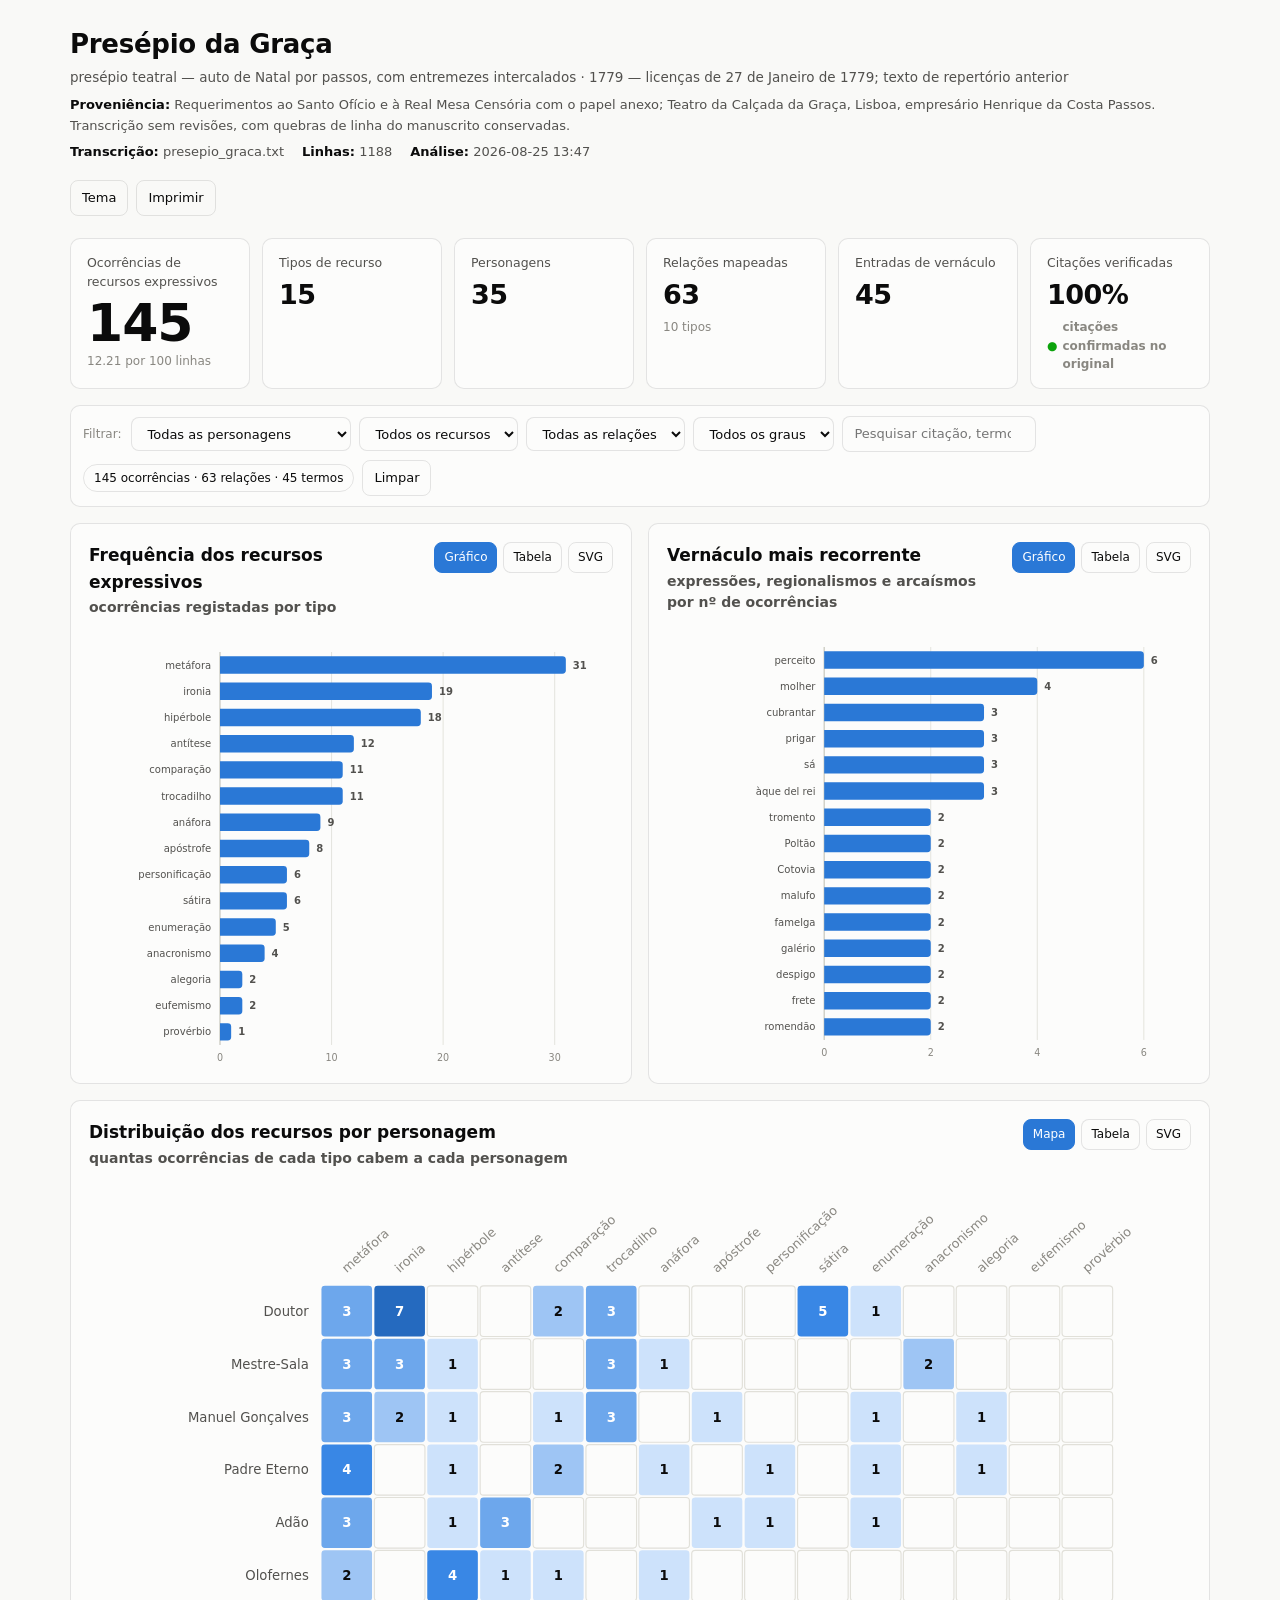
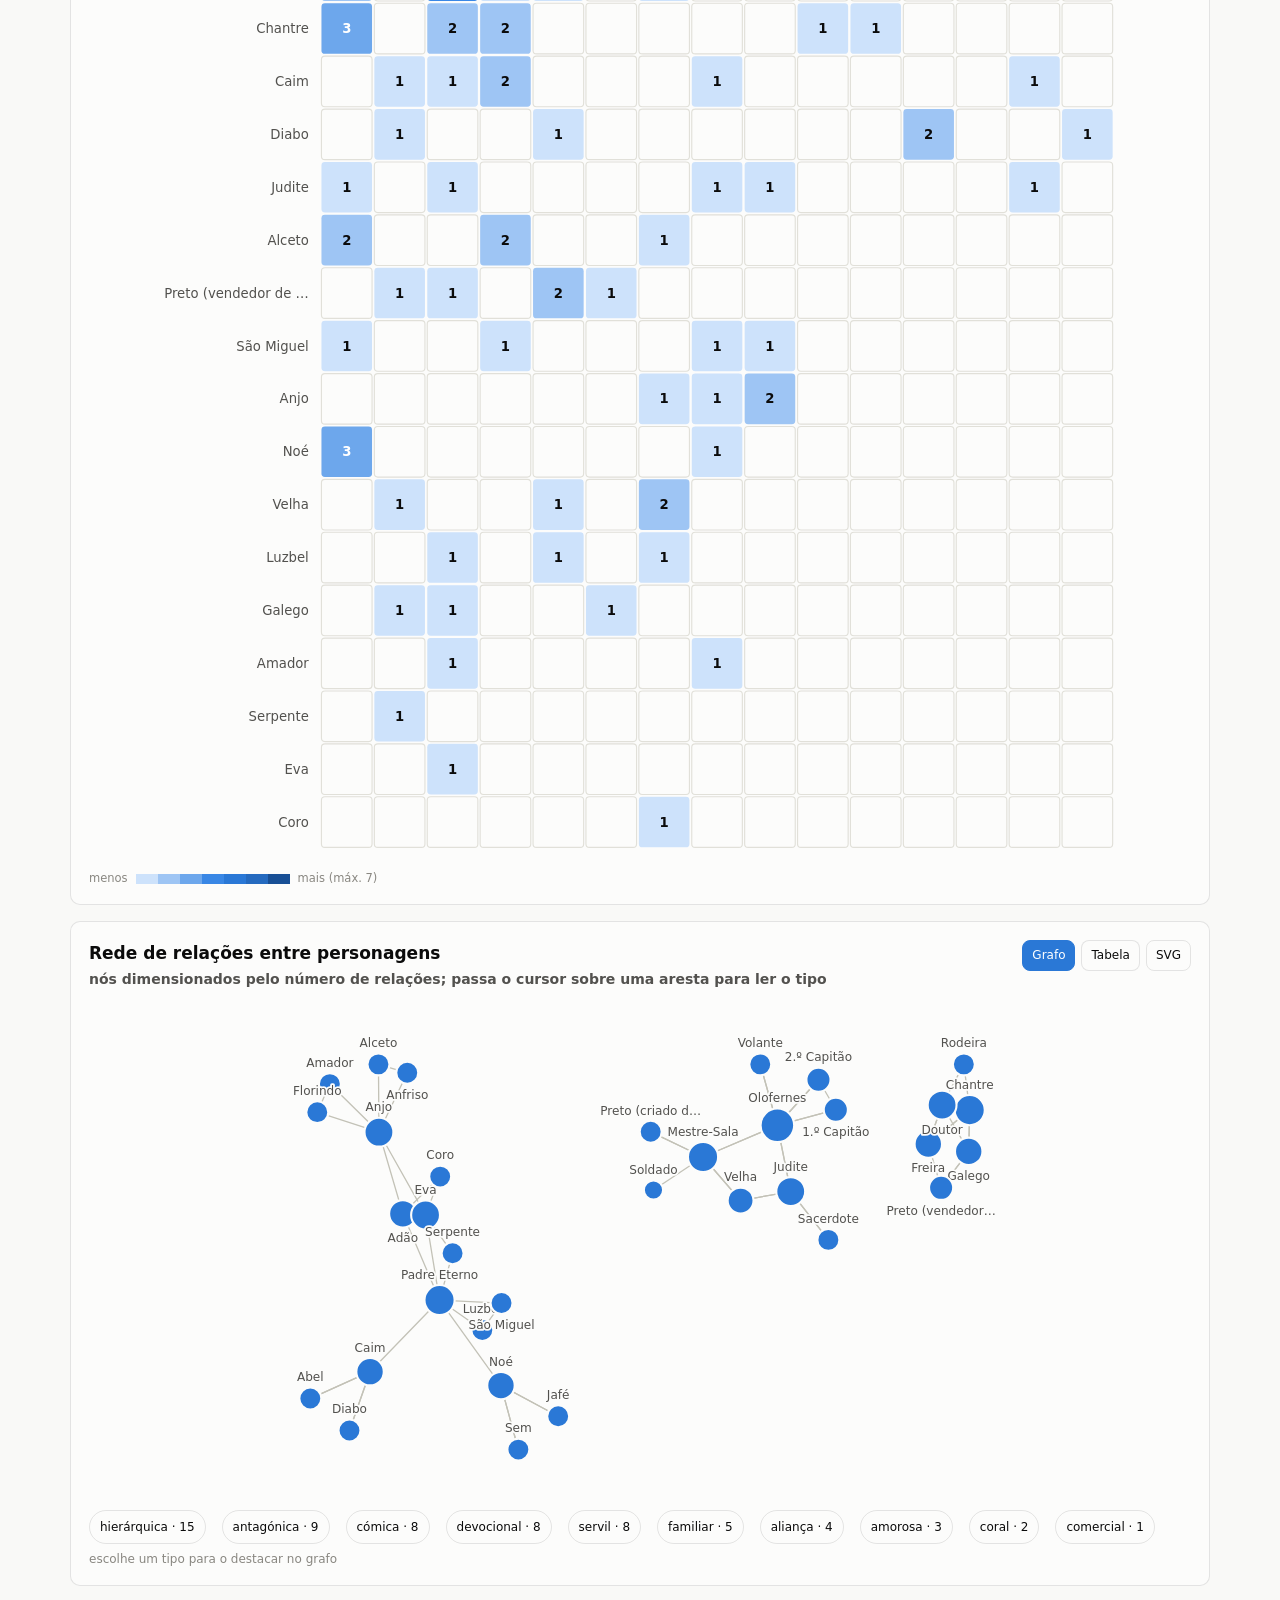
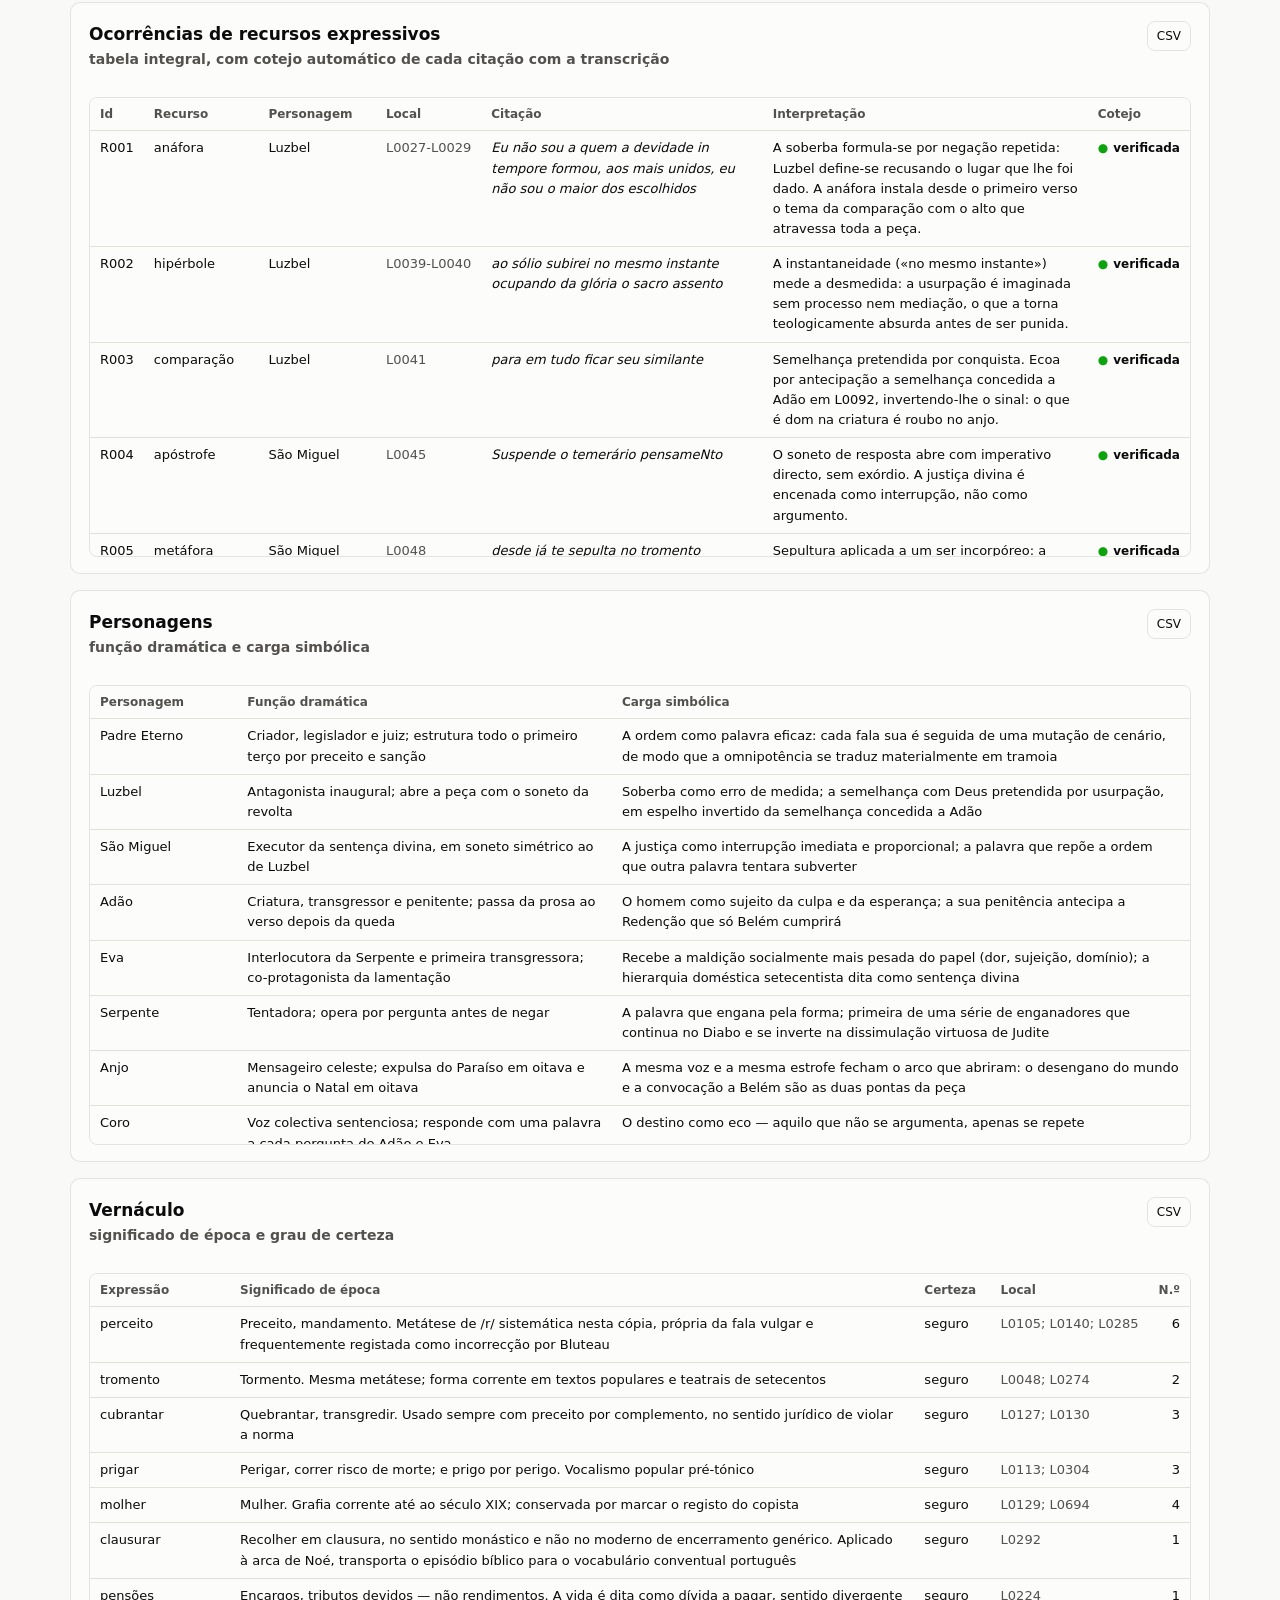
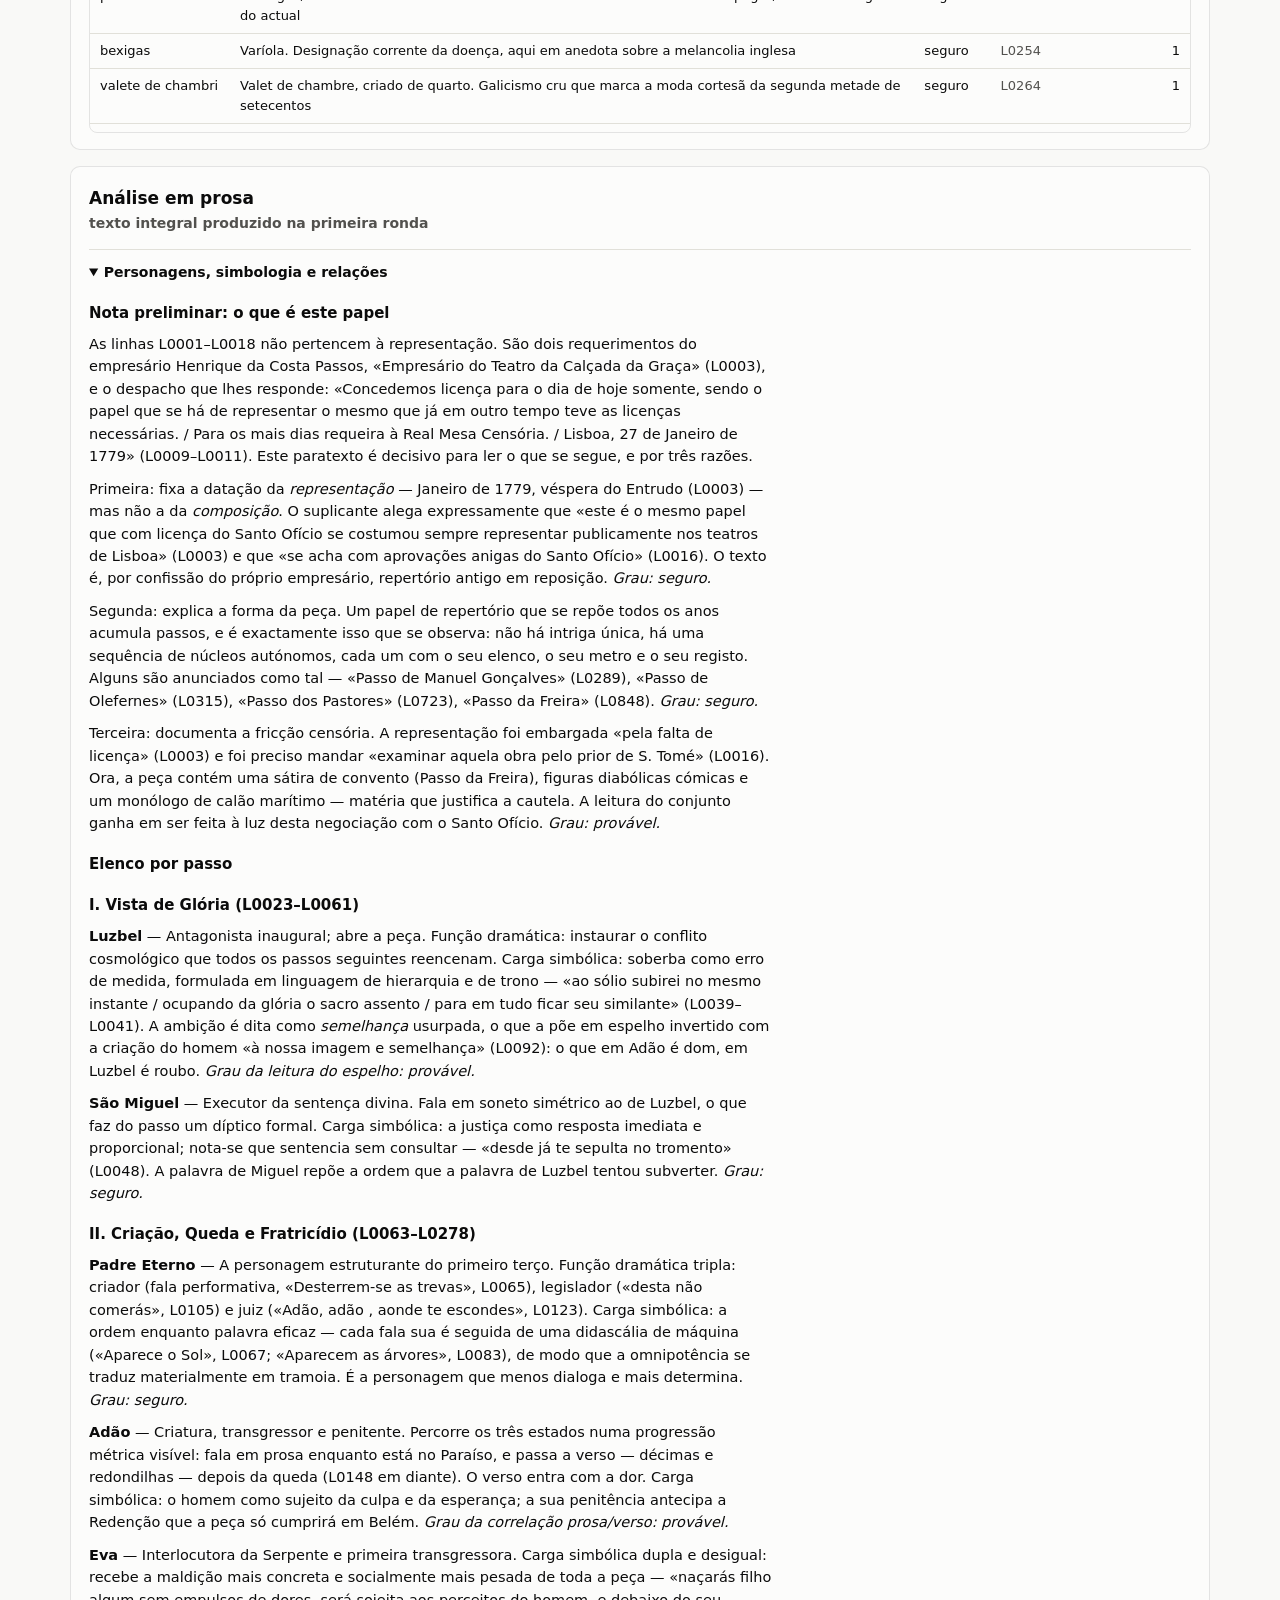
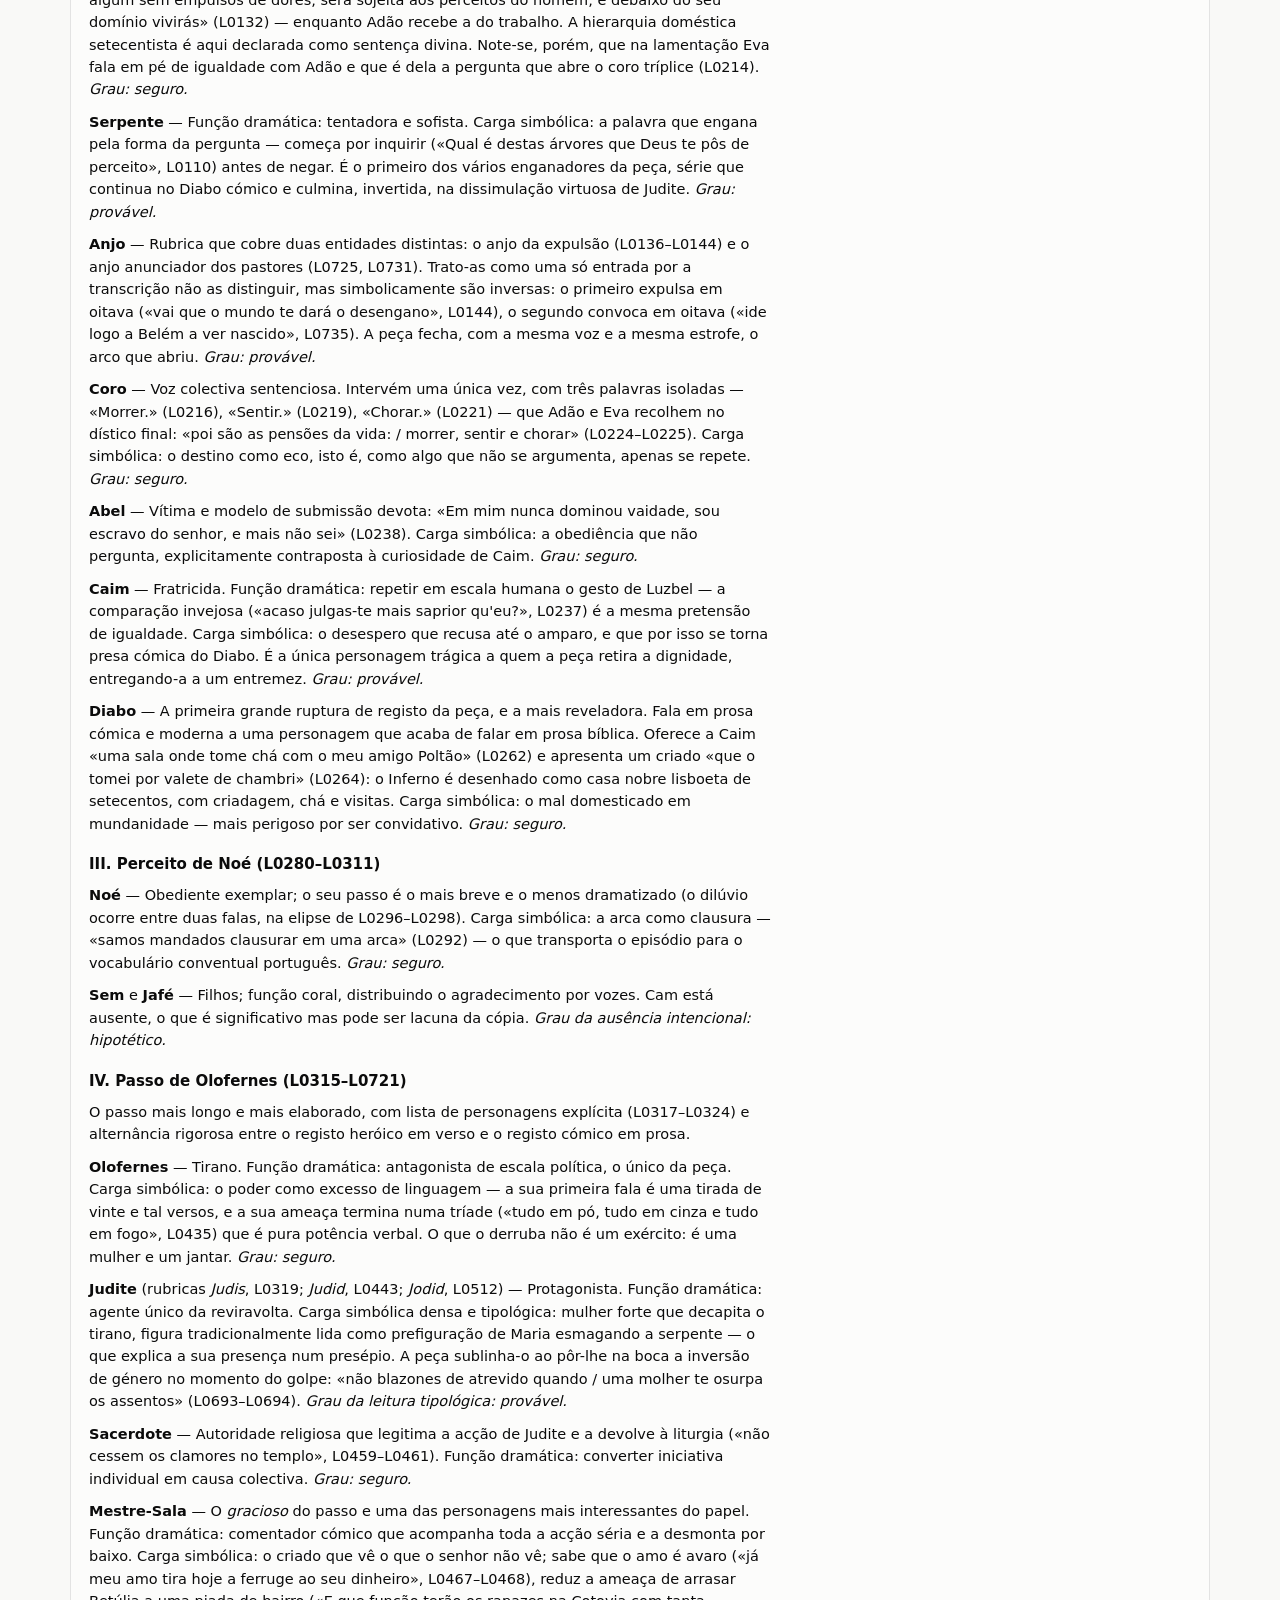
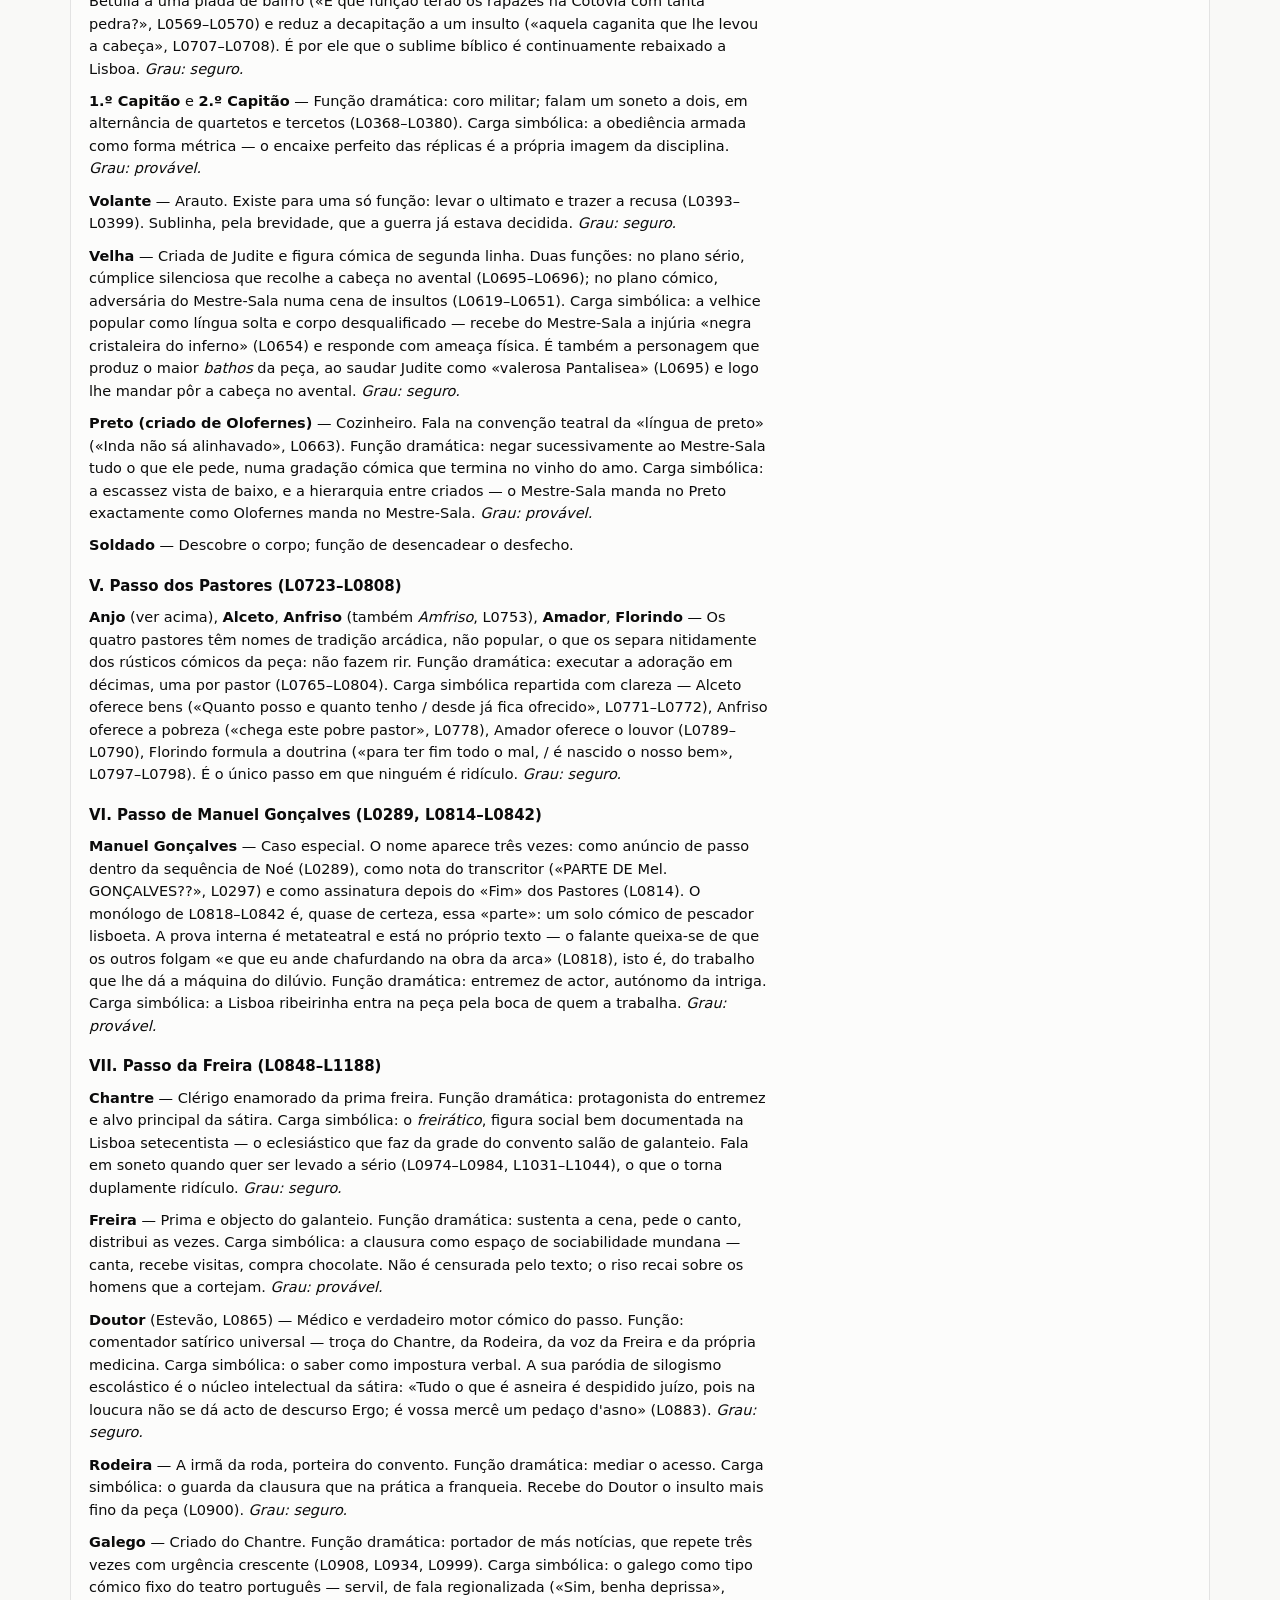
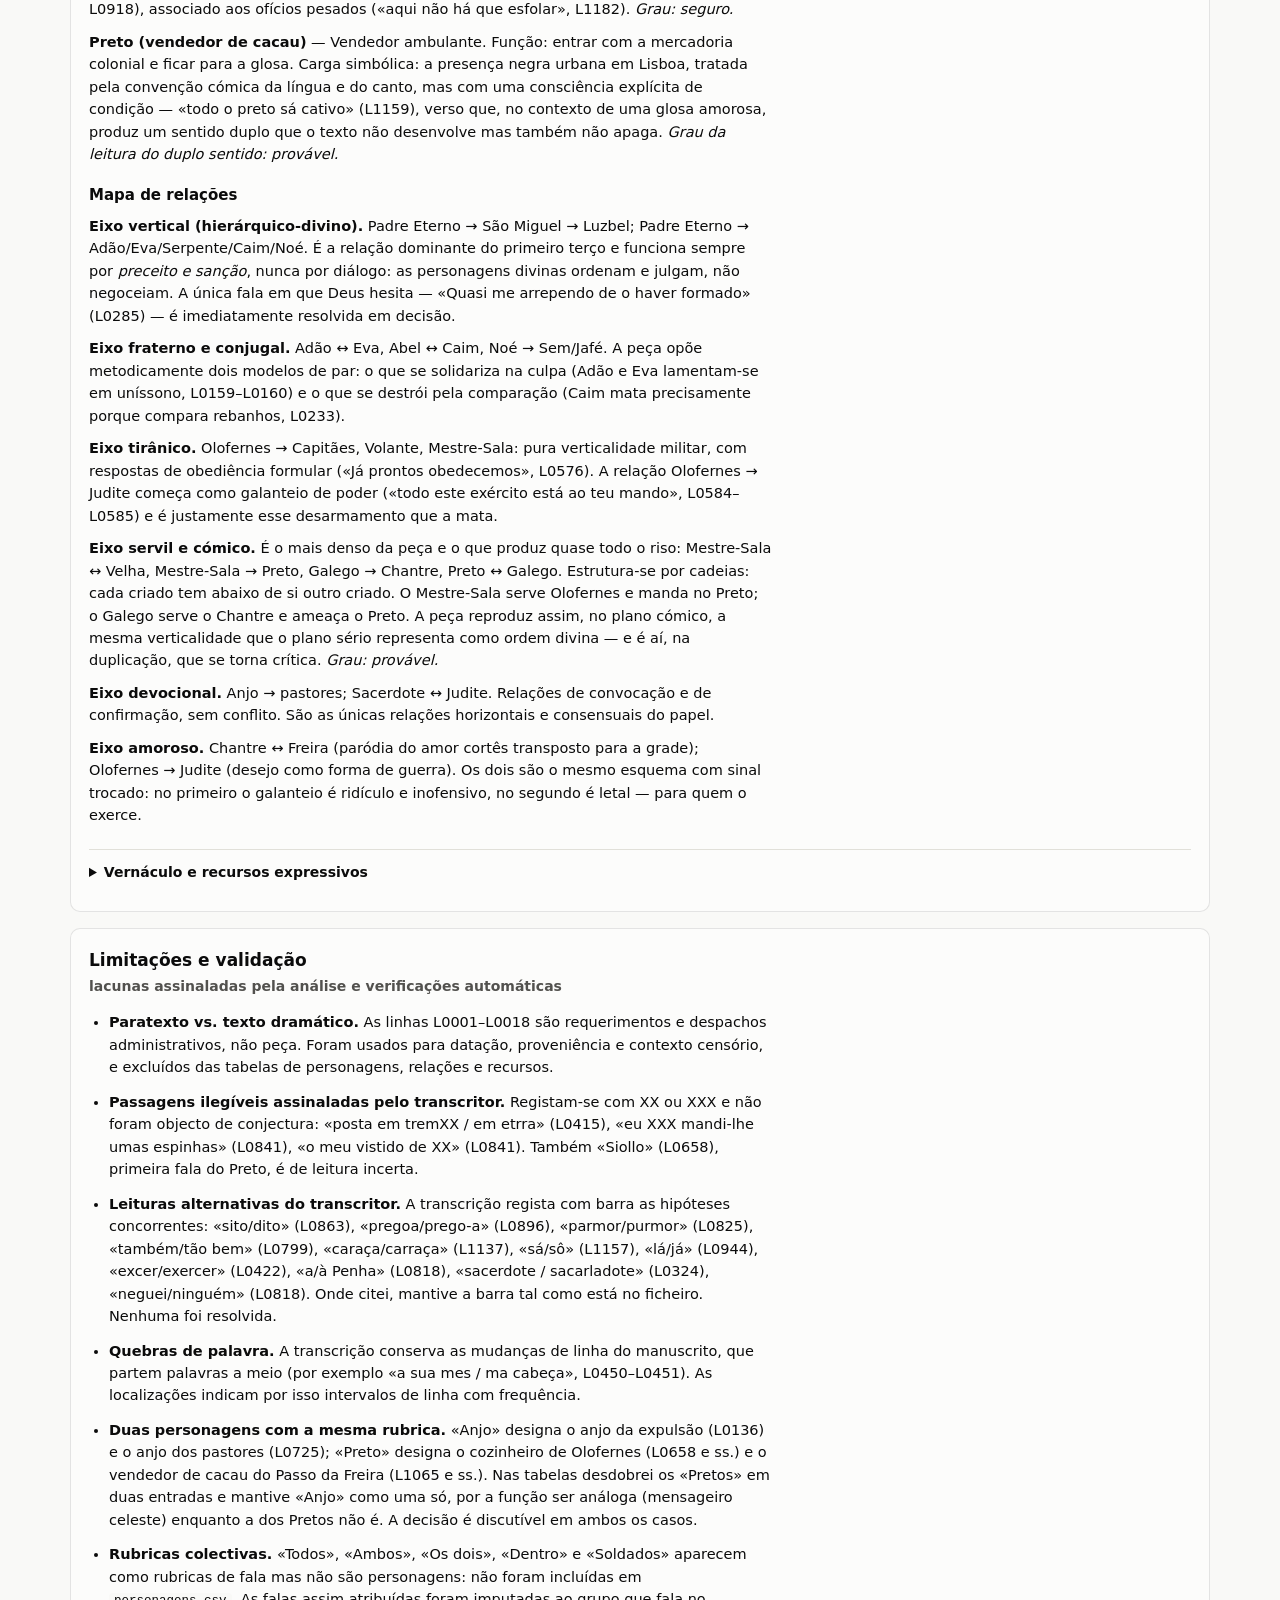
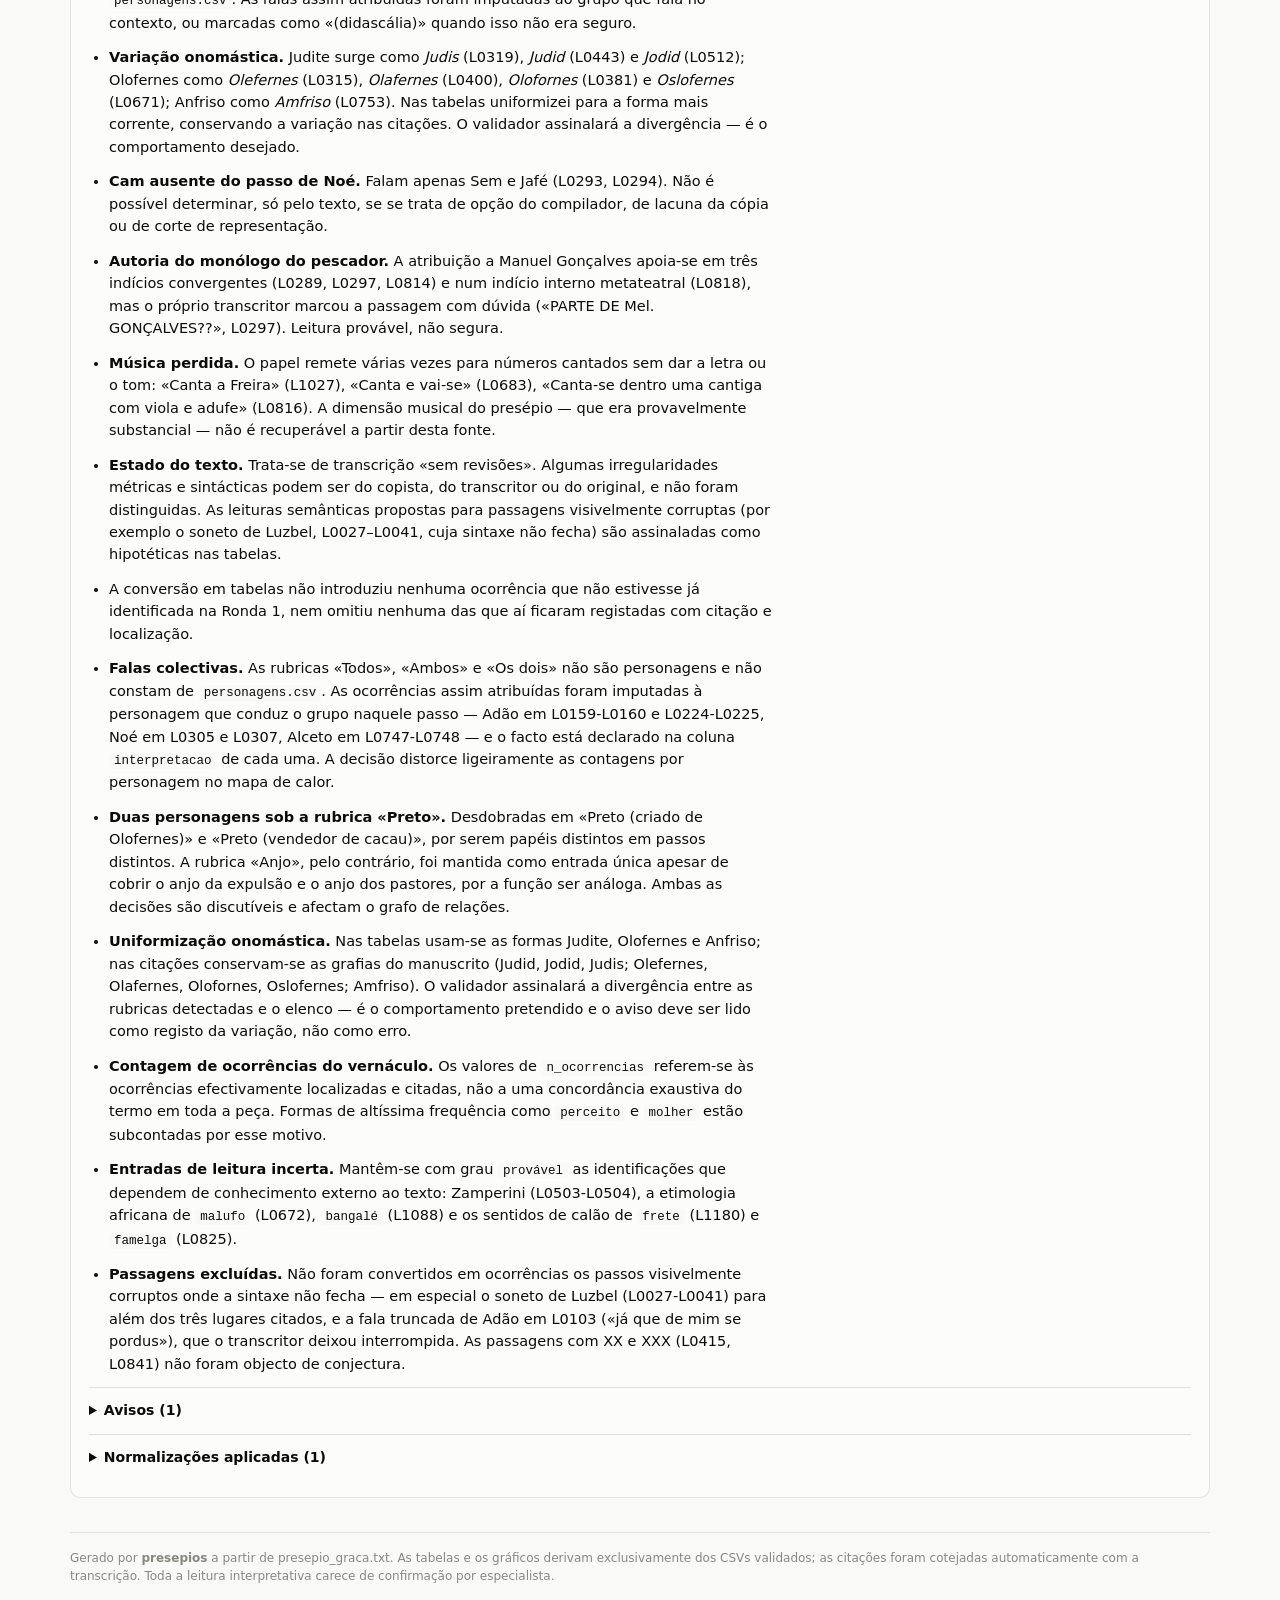
<file: presepio-da-graca-dashboard.html>
<!DOCTYPE html>
<html lang="pt-PT">
<head>
<meta charset="utf-8">
<meta name="viewport" content="width=device-width, initial-scale=1">
<title>Presépio da Graça — análise</title>
  <style>
/* Paleta e variáveis partilhadas pelo portal e pelo dashboard.

   Os valores estão definidos três vezes de propósito: uma na raiz para o tema
   claro, uma sob a media query para quem tem o sistema em escuro, e uma sob
   [data-theme] para o botão de tema poder ganhar em qualquer dos sentidos.
   Todo o resto das folhas de estilo se refere a estas variáveis por papel,
   nunca por hexadecimal, para que a troca de tema aconteça num único sítio. */

:root{
  color-scheme: light;
  --surface-1:#fcfcfb; --plane:#f9f9f7;
  --text-primary:#0b0b0b; --text-secondary:#52514e; --text-muted:#898781;
  --grid:#e1e0d9; --axis:#c3c2b7; --hairline:rgba(11,11,11,0.10);
  --series-1:#2a78d6; --series-2:#eb6834; --series-3:#1baf7a;
  --good:#0ca30c; --warning:#fab219; --serious:#ec835a; --critical:#d03b3b;
  --seq-0:#cde2fb; --seq-1:#9ec5f4; --seq-2:#6da7ec; --seq-3:#3987e5;
  --seq-4:#2a78d6; --seq-5:#256abf; --seq-6:#184f95;
  --radius:10px;
  --sans: system-ui, -apple-system, "Segoe UI", sans-serif;
}
@media (prefers-color-scheme: dark){
  :root:where(:not([data-theme="light"])){
    color-scheme: dark;
    --surface-1:#1a1a19; --plane:#0d0d0d;
    --text-primary:#ffffff; --text-secondary:#c3c2b7; --text-muted:#898781;
    --grid:#2c2c2a; --axis:#383835; --hairline:rgba(255,255,255,0.10);
    --series-1:#3987e5; --series-2:#d95926; --series-3:#199e70;
    --seq-0:#0d366b; --seq-1:#184f95; --seq-2:#256abf; --seq-3:#2a78d6;
    --seq-4:#3987e5; --seq-5:#6da7ec; --seq-6:#9ec5f4;
  }
}
:root[data-theme="dark"]{
  color-scheme: dark;
  --surface-1:#1a1a19; --plane:#0d0d0d;
  --text-primary:#ffffff; --text-secondary:#c3c2b7; --text-muted:#898781;
  --grid:#2c2c2a; --axis:#383835; --hairline:rgba(255,255,255,0.10);
  --series-1:#3987e5; --series-2:#d95926; --series-3:#199e70;
  --seq-0:#0d366b; --seq-1:#184f95; --seq-2:#256abf; --seq-3:#2a78d6;
  --seq-4:#3987e5; --seq-5:#6da7ec; --seq-6:#9ec5f4;
}

/* Folha de estilo do dashboard. As variáveis de cor vivem em tokens.css, que
   é inlinado antes desta. */

*{box-sizing:border-box}
body{
  margin:0; background:var(--plane); color:var(--text-primary);
  font-family:var(--sans); font-size:15px; line-height:1.55;
  -webkit-font-smoothing:antialiased;
}
.wrap{max-width:1180px; margin:0 auto; padding:28px 20px 80px}
h1{font-size:26px; line-height:1.25; margin:0 0 6px; font-weight:600; letter-spacing:-0.01em}
h2{font-size:17px; margin:0 0 2px; font-weight:600}
h3{font-size:14px; margin:0 0 14px; font-weight:600; color:var(--text-secondary)}
p{margin:0 0 10px}
a{color:var(--series-1)}
.sub{color:var(--text-secondary); font-size:13.5px; margin:0}
.muted{color:var(--text-muted)}

/* ---------- cabeçalho ---------- */
header.top{display:flex; gap:18px; align-items:flex-start; justify-content:space-between; margin-bottom:22px; flex-wrap:wrap}
.meta-list{display:flex; flex-wrap:wrap; gap:6px 18px; font-size:13px; color:var(--text-secondary); margin-top:8px}
.meta-list b{font-weight:600; color:var(--text-primary)}
button, select, input[type=search]{
  font:inherit; font-size:13px; color:var(--text-primary); background:var(--surface-1);
  border:1px solid var(--hairline); border-radius:8px; padding:7px 11px; cursor:pointer;
  min-height:34px;
}
input[type=search]{cursor:text; min-width:190px}
button:hover, select:hover{border-color:var(--axis)}
button.ghost{background:transparent}
button[aria-pressed="true"]{background:var(--series-1); border-color:var(--series-1); color:#fff}

/* ---------- cartões ---------- */
.grid{display:grid; gap:16px}
.card{
  background:var(--surface-1); border:1px solid var(--hairline);
  border-radius:var(--radius); padding:18px 18px 16px;
}
.card header{display:flex; justify-content:space-between; align-items:flex-start; gap:12px; margin-bottom:12px}
.card header .acts{display:flex; gap:6px; flex-shrink:0}
.card header .acts button{padding:5px 9px; min-height:0; font-size:12px}

/* ---------- tiles ---------- */
.tiles{display:grid; grid-template-columns:repeat(auto-fit,minmax(150px,1fr)); gap:12px; margin-bottom:16px}
.tile{background:var(--surface-1); border:1px solid var(--hairline); border-radius:var(--radius); padding:14px 16px}
.tile .lbl{font-size:12.5px; color:var(--text-secondary)}
.tile .val{font-size:27px; font-weight:600; letter-spacing:-0.02em; margin-top:2px}
.tile.hero .val{font-size:52px; line-height:1.05; margin-top:4px}
.tile .note{font-size:12px; color:var(--text-muted); margin-top:2px}
.badge{display:inline-flex; align-items:center; gap:5px; font-size:12px; font-weight:600}
.badge .dot{width:9px; height:9px; border-radius:50%; display:inline-block}

/* ---------- filtros ---------- */
.filters{
  display:flex; flex-wrap:wrap; gap:8px; align-items:center;
  background:var(--surface-1); border:1px solid var(--hairline);
  border-radius:var(--radius); padding:10px 12px; margin-bottom:16px;
}
.filters .lbl{font-size:12px; color:var(--text-muted); margin-right:2px}
.filters .spacer{flex:1}
.chip{
  display:inline-flex; align-items:center; gap:6px; font-size:12px;
  border:1px solid var(--hairline); border-radius:999px; padding:4px 10px; background:transparent;
}

/* ---------- gráficos ---------- */
svg{display:block; width:100%; height:auto; overflow:visible}
.tick{fill:var(--text-muted); font-size:11px}
.lbl-mark{fill:var(--text-secondary); font-size:11.5px}
.val-mark{fill:var(--text-secondary); font-size:11.5px; font-weight:600}
.gridline{stroke:var(--grid); stroke-width:1}
.axisline{stroke:var(--axis); stroke-width:1}
.legend{display:flex; flex-wrap:wrap; gap:6px 16px; font-size:12px; color:var(--text-secondary); margin-top:12px}
.legend .key{display:inline-flex; align-items:center; gap:6px}
.legend .swatch{width:11px; height:11px; border-radius:3px; display:inline-block}
.scale{display:flex; align-items:center; gap:8px; font-size:11.5px; color:var(--text-muted); margin-top:10px}
.scale .steps{display:flex}
.scale .steps i{width:22px; height:10px; display:block}

/* ---------- tabelas ---------- */
.tbl-wrap{overflow:auto; max-height:460px; border:1px solid var(--hairline); border-radius:8px}
table{border-collapse:collapse; width:100%; font-size:13px}
th,td{text-align:left; padding:7px 10px; border-bottom:1px solid var(--grid); vertical-align:top}
th{position:sticky; top:0; background:var(--surface-1); font-weight:600; font-size:12px;
   color:var(--text-secondary); z-index:1; white-space:nowrap; cursor:pointer}
th:after{content:""; }
tbody tr:hover{background:color-mix(in srgb, var(--series-1) 7%, transparent)}
td.num{text-align:right; font-variant-numeric:tabular-nums; white-space:nowrap}
td.loc{white-space:nowrap; font-variant-numeric:tabular-nums; color:var(--text-secondary)}
.cit{font-style:italic}
.hidden{display:none !important}

/* ---------- tooltip ---------- */
#tip{
  position:fixed; pointer-events:none; z-index:50; max-width:330px;
  background:var(--surface-1); color:var(--text-primary);
  border:1px solid var(--hairline); border-radius:8px; padding:9px 11px;
  font-size:12.5px; line-height:1.45; box-shadow:0 6px 22px rgba(0,0,0,.16);
  opacity:0; transition:opacity .1s;
}
#tip b{display:block; margin-bottom:3px}
#tip .q{font-style:italic; color:var(--text-secondary)}

/* ---------- prosa ---------- */
.prosa{font-size:14.5px; max-width:74ch}
.prosa h1,.prosa h2,.prosa h3,.prosa h4{margin:18px 0 8px; font-size:15px}
.prosa ul{padding-left:20px; margin:0 0 12px}
.prosa code{background:var(--plane); padding:1px 5px; border-radius:4px; font-size:12.5px}
details{border-top:1px solid var(--grid); padding:12px 0}
details summary{cursor:pointer; font-weight:600; font-size:14px}
.aviso-list{margin:8px 0 0; padding-left:18px; font-size:13px; color:var(--text-secondary)}
footer{margin-top:34px; padding-top:16px; border-top:1px solid var(--grid);
       font-size:12px; color:var(--text-muted)}
@media print{
  body{background:#fff}
  .filters,.card header .acts,button{display:none !important}
  .card{break-inside:avoid}
}

</style>
</head>
<body>
<div class="wrap">

<header class="top">
  <div>
    <h1 id="titulo"></h1>
    <p class="sub" id="subtitulo"></p>
    <div class="meta-list" id="meta"></div>
  </div>
  <div style="display:flex; gap:8px">
    <button id="tema" class="ghost" title="Alternar tema claro/escuro">Tema</button>
    <button id="imprimir" class="ghost">Imprimir</button>
  </div>
</header>

<section class="tiles" id="tiles"></section>

<div class="filters" role="group" aria-label="Filtros aplicados a todos os gráficos e tabelas">
  <span class="lbl">Filtrar:</span>
  <select id="f-personagem" aria-label="Personagem"><option value="">Todas as personagens</option></select>
  <select id="f-tipo" aria-label="Tipo de recurso"><option value="">Todos os recursos</option></select>
  <select id="f-relacao" aria-label="Tipo de relação"><option value="">Todas as relações</option></select>
  <select id="f-certeza" aria-label="Grau de certeza"><option value="">Todos os graus</option></select>
  <input type="search" id="f-texto" placeholder="Pesquisar citação, termo…" aria-label="Pesquisa livre">
  <span class="spacer"></span>
  <span class="chip" id="contador"></span>
  <button id="limpar" class="ghost">Limpar</button>
</div>

<section class="grid" style="grid-template-columns:repeat(auto-fit,minmax(430px,1fr))">
  <div class="card" id="card-freq">
    <header>
      <div><h2>Frequência dos recursos expressivos</h2><h3>ocorrências registadas por tipo</h3></div>
      <div class="acts">
        <button data-view="chart" aria-pressed="true">Gráfico</button>
        <button data-view="table" aria-pressed="false">Tabela</button>
        <button data-svg="freq" class="ghost" title="Descarregar SVG">SVG</button>
      </div>
    </header>
    <div class="view-chart"><svg id="svg-freq" role="img" aria-label="Gráfico de barras da frequência dos recursos expressivos"></svg></div>
    <div class="view-table hidden" id="tbl-freq"></div>
  </div>

  <div class="card" id="card-vern">
    <header>
      <div><h2>Vernáculo mais recorrente</h2><h3>expressões, regionalismos e arcaísmos por nº de ocorrências</h3></div>
      <div class="acts">
        <button data-view="chart" aria-pressed="true">Gráfico</button>
        <button data-view="table" aria-pressed="false">Tabela</button>
        <button data-svg="vern" class="ghost" title="Descarregar SVG">SVG</button>
      </div>
    </header>
    <div class="view-chart"><svg id="svg-vern" role="img" aria-label="Gráfico de barras das expressões vernaculares mais frequentes"></svg></div>
    <div class="view-table hidden" id="tbl-vern"></div>
  </div>
</section>

<section class="grid" style="margin-top:16px">
  <div class="card" id="card-heat">
    <header>
      <div><h2>Distribuição dos recursos por personagem</h2><h3>quantas ocorrências de cada tipo cabem a cada personagem</h3></div>
      <div class="acts">
        <button data-view="chart" aria-pressed="true">Mapa</button>
        <button data-view="table" aria-pressed="false">Tabela</button>
        <button data-svg="heat" class="ghost" title="Descarregar SVG">SVG</button>
      </div>
    </header>
    <div class="view-chart">
      <svg id="svg-heat" role="img" aria-label="Mapa de calor da distribuição dos recursos expressivos por personagem"></svg>
      <div class="scale" id="escala-heat"></div>
    </div>
    <div class="view-table hidden" id="tbl-heat"></div>
  </div>
</section>

<section class="grid" style="margin-top:16px">
  <div class="card" id="card-rede">
    <header>
      <div><h2>Rede de relações entre personagens</h2><h3>nós dimensionados pelo número de relações; passa o cursor sobre uma aresta para ler o tipo</h3></div>
      <div class="acts">
        <button data-view="chart" aria-pressed="true">Grafo</button>
        <button data-view="table" aria-pressed="false">Tabela</button>
        <button data-svg="rede" class="ghost" title="Descarregar SVG">SVG</button>
      </div>
    </header>
    <div class="view-chart">
      <svg id="svg-rede" role="img" aria-label="Grafo das relações entre personagens"></svg>
      <div class="legend" id="leg-rede"></div>
    </div>
    <div class="view-table hidden" id="tbl-rede"></div>
  </div>
</section>

<section class="grid" style="margin-top:16px">
  <div class="card">
    <header><div><h2>Ocorrências de recursos expressivos</h2><h3>tabela integral, com cotejo automático de cada citação com a transcrição</h3></div>
      <div class="acts"><button data-csv="recursos" class="ghost">CSV</button></div>
    </header>
    <div id="tbl-recursos"></div>
  </div>
  <div class="card">
    <header><div><h2>Personagens</h2><h3>função dramática e carga simbólica</h3></div>
      <div class="acts"><button data-csv="personagens" class="ghost">CSV</button></div>
    </header>
    <div id="tbl-pers"></div>
  </div>
  <div class="card">
    <header><div><h2>Vernáculo</h2><h3>significado de época e grau de certeza</h3></div>
      <div class="acts"><button data-csv="vernaculo" class="ghost">CSV</button></div>
    </header>
    <div id="tbl-vernaculo"></div>
  </div>
</section>

<section class="card" style="margin-top:16px">
  <h2>Análise em prosa</h2>
  <h3>texto integral produzido na primeira ronda</h3>
  <div id="prosa"></div>
</section>

<section class="card" style="margin-top:16px">
  <h2>Limitações e validação</h2>
  <h3>lacunas assinaladas pela análise e verificações automáticas</h3>
  <div id="limitacoes" class="prosa"></div>
  <div id="validacao"></div>
</section>

<footer id="rodape"></footer>
</div>

<div id="tip" role="tooltip"></div>
<script id="dados" type="application/json">{"meta":{"titulo":"Presépio da Graça","datacao":"1779 — licenças de 27 de Janeiro de 1779; texto de repertório anterior","proveniencia":"Requerimentos ao Santo Ofício e à Real Mesa Censória com o papel anexo; Teatro da Calçada da Graça, Lisboa, empresário Henrique da Costa Passos. Transcrição sem revisões, com quebras de linha do manuscrito conservadas.\n","genero":"presépio teatral — auto de Natal por passos, com entremezes intercalados","slug":"presepio-da-graca","data_execucao":"2026-08-25 13:47","modelo":"","ficheiro":"presepio_graca.txt","n_linhas":1188},"metricas":{"citacoes_testadas":145,"citacoes_verificadas":145,"citacoes_deslocadas":0,"citacoes_nao_encontradas":0,"citacoes_sem_localizacao":0,"citacoes_verificadas_pct":100.0,"n_recursos":145,"n_tipos_recurso":15,"n_personagens":35,"n_relacoes":63,"n_vernaculo":45,"n_tipos_relacao":10,"n_linhas_peca":1188,"densidade_recursos_por_100_linhas":12.21},"recursos":[{"id":"R001","tipo_recurso":"anáfora","citacao":"Eu não sou a quem a devidade in tempore formou, aos mais unidos, eu não sou o maior dos escolhidos","localizacao":"L0027-L0029","personagem":"Luzbel","interpretacao":"A soberba formula-se por negação repetida: Luzbel define-se recusando o lugar que lhe foi dado. A anáfora instala desde o primeiro verso o tema da comparação com o alto que atravessa toda a peça.","verificacao":"verificada","linha":"27"},{"id":"R002","tipo_recurso":"hipérbole","citacao":"ao sólio subirei no mesmo instante ocupando da glória o sacro assento","localizacao":"L0039-L0040","personagem":"Luzbel","interpretacao":"A instantaneidade («no mesmo instante») mede a desmedida: a usurpação é imaginada sem processo nem mediação, o que a torna teologicamente absurda antes de ser punida.","verificacao":"verificada","linha":"39"},{"id":"R003","tipo_recurso":"comparação","citacao":"para em tudo ficar seu similante","localizacao":"L0041","personagem":"Luzbel","interpretacao":"Semelhança pretendida por conquista. Ecoa por antecipação a semelhança concedida a Adão em L0092, invertendo-lhe o sinal: o que é dom na criatura é roubo no anjo.","verificacao":"verificada","linha":"41"},{"id":"R004","tipo_recurso":"apóstrofe","citacao":"Suspende o temerário pensameNto","localizacao":"L0045","personagem":"São Miguel","interpretacao":"O soneto de resposta abre com imperativo directo, sem exórdio. A justiça divina é encenada como interrupção, não como argumento.","verificacao":"verificada","linha":"45"},{"id":"R005","tipo_recurso":"metáfora","citacao":"desde já te sepulta no tromento","localizacao":"L0048","personagem":"São Miguel","interpretacao":"Sepultura aplicada a um ser incorpóreo: a pena espiritual é dita em vocabulário funerário para se tornar representável em cena.","verificacao":"verificada","linha":"48"},{"id":"R006","tipo_recurso":"antítese","citacao":"e no horrendo lugar da escuridade fromará em prepétuo o teu assento","localizacao":"L0052-L0053","personagem":"São Miguel","interpretacao":"Contraponto exacto ao «sacro assento» de L0040. A mesma palavra ocupa os dois extremos do eixo alto/baixo que organiza o auto.","verificacao":"verificada","linha":"52"},{"id":"R007","tipo_recurso":"personificação","citacao":"e as entranhas da terra feia e escura sepulte para sempre esse maldito","localizacao":"L0060-L0061","personagem":"São Miguel","interpretacao":"A terra ganha entranhas e vontade punitiva. Prepara a terra hostil de Caim (L0248) e a terra regada de lágrimas de Adão (L0162).","verificacao":"verificada","linha":"60"},{"id":"R008","tipo_recurso":"metáfora","citacao":"Desterrem-se as trevas que em sombras revestem a orbe","localizacao":"L0065","personagem":"Padre Eterno","interpretacao":"Criação dita em vocabulário jurídico-político: o desterro é pena de degredo. A ordem do mundo é imaginada como acto de soberania régia.","verificacao":"verificada","linha":"65"},{"id":"R009","tipo_recurso":"anáfora","citacao":"Produza a terra todas as plantas e árvores... Produza o mar a competente criação de toda a diversidade de peixes... Produzam-se todos os animais segundo a ordem natural","localizacao":"L0082-L0087","personagem":"Padre Eterno","interpretacao":"A repetição do verbo escande a sequência criadora e serve de deixa às mutações de cenário anunciadas nas didascálias, articulando retórica e tramoia.","verificacao":"verificada","linha":"82"},{"id":"R010","tipo_recurso":"comparação","citacao":"façamos o homem à nossa imagem e semelhança","localizacao":"L0092","personagem":"Padre Eterno","interpretacao":"Fórmula bíblica conservada intacta; funciona como termo de comparação estruturante a que Luzbel (L0041) e, mais tarde, a soberba de Olofernes se opõem.","verificacao":"verificada","linha":"92"},{"id":"R011","tipo_recurso":"metáfora","citacao":"Na tua face deposito uma espiritual essência da vida","localizacao":"L0097","personagem":"Padre Eterno","interpretacao":"O sopro divino é dito como depósito — termo de guarda e de confiança, que implica devolução e prepara a lógica do preceito.","verificacao":"verificada","linha":"97"},{"id":"R012","tipo_recurso":"comparação","citacao":"façamos um adjutório semelhante a ele","localizacao":"L0100","personagem":"Padre Eterno","interpretacao":"Eva é introduzida por semelhança e subordinação simultâneas; o termo «adjutório» fixa desde a criação a hierarquia que a sentença de L0132 tornará explícita.","verificacao":"verificada","linha":"100"},{"id":"R013","tipo_recurso":"alegoria","citacao":"esta é a Árvore da ciência onde donde oculto o conhicimento do bem e do mal","localizacao":"L0105","personagem":"Padre Eterno","interpretacao":"O saber moral é figurado como fruto guardado. A alegoria dá corpo cénico a uma proibição abstracta e torna-a representável num único objecto.","verificacao":"verificada","linha":"105"},{"id":"R014","tipo_recurso":"ironia","citacao":"De nenhum modo comendo dela podereis prigar na vida","localizacao":"L0113","personagem":"Serpente","interpretacao":"A tentação opera por negação enfática do que é verdadeiro. É a primeira das falas enganosas da peça, série que continua no Diabo cómico e se inverte na dissimulação virtuosa de Judite.","verificacao":"verificada","linha":"113"},{"id":"R015","tipo_recurso":"personificação","citacao":"não sei o que me vaticina o coração","localizacao":"L0119","personagem":"Adão","interpretacao":"O coração profetiza: o pressentimento é externalizado num órgão que fala. Adão adivinha a culpa antes de a cometer, o que agrava a transgressão.","verificacao":"verificada","linha":"119"},{"id":"R016","tipo_recurso":"metáfora","citacao":"como réu da culpa me escondi","localizacao":"L0127","personagem":"Adão","interpretacao":"Vocabulário forense aplicado à consciência. A queda é imediatamente traduzida em processo judicial, registo que domina toda a intervenção do Padre Eterno.","verificacao":"verificada","linha":"127"},{"id":"R017","tipo_recurso":"enumeração","citacao":"naçarás filho algum sem empulsos de dores, será sojeita aos perceitos do homem, e debaixo do seu domínio vivirás","localizacao":"L0132","personagem":"Padre Eterno","interpretacao":"Três encargos acumulados sobre Eva: dor, sujeição e domínio. A hierarquia doméstica setecentista é aqui enunciada como sentença divina, e é a passagem de maior densidade social do primeiro terço.","verificacao":"verificada","linha":"132"},{"id":"R018","tipo_recurso":"hipérbole","citacao":"sarás a mais desgraçada entre todas as feras","localizacao":"L0132","personagem":"Padre Eterno","interpretacao":"Superlativo absoluto que fixa a serpente no fundo da escala dos viventes, completando por baixo a hierarquia que a criação estabelecera por cima.","verificacao":"verificada","linha":"132"},{"id":"R019","tipo_recurso":"metáfora","citacao":"em copioso suor do teu rosto ganharás o pão té que te convertas em terra","localizacao":"L0135","personagem":"Padre Eterno","interpretacao":"O trabalho é dito em imagem circular: o homem vem da terra, alimenta-se dela e volta a ela. A metáfora agrícola torna-se, no lamento seguinte, a do pranto que rega.","verificacao":"verificada","linha":"135"},{"id":"R020","tipo_recurso":"personificação","citacao":"sintirás as paixões que o mundo ilaça","localizacao":"L0141","personagem":"Anjo","interpretacao":"O mundo enlaça como caçador. A expulsão não é apenas espacial: entrega o homem a um agente activo e hostil.","verificacao":"verificada","linha":"141"},{"id":"R021","tipo_recurso":"personificação","citacao":"vai que o mundo te dará o desengano","localizacao":"L0144","personagem":"Anjo","interpretacao":"O mundo torna-se preceptor moral. A oitava fecha o passo com uma sentença de sabor barroco — o desengano como forma de conhecimento.","verificacao":"verificada","linha":"144"},{"id":"R022","tipo_recurso":"metáfora","citacao":"desfaze-te em puro pranto para lavar teu defeito","localizacao":"L0148","personagem":"Adão","interpretacao":"O choro como água baptismal antecipada. A penitência é figurada em operação de limpeza, isotopia que percorre toda a lamentação.","verificacao":"verificada","linha":"148"},{"id":"R023","tipo_recurso":"hipérbole","citacao":"se não lançar pelos olhos lágrimas de cento a cento","localizacao":"L0151-L0152","personagem":"Eva","interpretacao":"A contagem das lágrimas transforma a dor em quantidade. O exagero numérico é o registo próprio da lamentação cantada deste passo.","verificacao":"verificada","linha":"151"},{"id":"R024","tipo_recurso":"hipérbole","citacao":"Enquanto tivermos vida seja o nosso pranto eterno","localizacao":"L0159-L0160","personagem":"Adão","interpretacao":"Fala conjunta de Adão e Eva («Ambos»). A eternidade do pranto mede-se pela duração da vida: a hipérbole é, na verdade, uma definição da condição humana pós-lapsária.","verificacao":"verificada","linha":"159"},{"id":"R025","tipo_recurso":"metáfora","citacao":"Chora regando essa terra Adão, com lágrimas puras","localizacao":"L0162-L0163","personagem":"Adão","interpretacao":"O pranto converte-se em rega e a penitência em lavoura, ligando directamente a pena do trabalho (L0135) à pena da dor. É a metáfora mais bem integrada do passo.","verificacao":"verificada","linha":"162"},{"id":"R026","tipo_recurso":"antítese","citacao":"pois pusestes fim ao bem por dares prencípio ao mal","localizacao":"L0169-L0170","personagem":"Adão","interpretacao":"Quiasmo perfeito entre fim/princípio e bem/mal. A auto-acusação assume forma de sentença moral memorizável, própria da glosa cantada.","verificacao":"verificada","linha":"169"},{"id":"R027","tipo_recurso":"apóstrofe","citacao":"Sofre terra o golpe irado pois sendo a que me formaste fostes a mesma que brotastes fruto para o meu pecado","localizacao":"L0178-L0181","personagem":"Adão","interpretacao":"Adão interpela a terra como cúmplice: matéria da sua origem e do seu crime. A apóstrofe desloca parcialmente a culpa para a criação, movimento que o texto não corrige.","verificacao":"verificada","linha":"178"},{"id":"R028","tipo_recurso":"antítese","citacao":"pois tantos séculos de graça por um bocado a perdi","localizacao":"L0193-L0194","personagem":"Adão","interpretacao":"Desproporção entre séculos e bocado: a antítese quantifica a queda e é, das formulações do passo, a que melhor condensa a doutrina.","verificacao":"verificada","linha":"193"},{"id":"R029","tipo_recurso":"antítese","citacao":"que de Deus a imensa graça é maior que o teu pecado","localizacao":"L0204-L0205","personagem":"Adão","interpretacao":"Contra-antítese consoladora que responde à anterior. As duas juntas desenham o arco teológico completo — culpa desmedida, misericórdia maior — que a peça só cumprirá em Belém.","verificacao":"verificada","linha":"204"},{"id":"R030","tipo_recurso":"enumeração","citacao":"poi são as pensões da vida: morrer, sentir e chorar","localizacao":"L0224-L0225","personagem":"Adão","interpretacao":"Fala conjunta de Adão e Eva. «Pensão» tem aqui o valor coevo de encargo ou tributo devido, não o moderno de rendimento: a vida é dita como dívida a pagar em três prestações.","verificacao":"verificada","linha":"224"},{"id":"R031","tipo_recurso":"anáfora","citacao":"Que podemos conseguir depois de pecado ter? Coro: Morrer.","localizacao":"L0214-L0216","personagem":"Coro","interpretacao":"O Coro responde com uma palavra a cada pergunta (Morrer / Sentir / Chorar). O destino é encenado como eco: não se argumenta, repete-se — e as três respostas são depois recolhidas no dístico final.","verificacao":"verificada","linha":"214"},{"id":"R032","tipo_recurso":"antítese","citacao":"tu fertilizas os campos com grandes rabanhos, o meu gado cada vez mais se deminuem, e o teu se aumenta","localizacao":"L0233","personagem":"Caim","interpretacao":"A inveja nasce de uma comparação contabilística. A antítese entre aumentar e diminuir é o motor do fratricídio e reencena, em escala doméstica, a comparação soberba de Luzbel.","verificacao":"verificada","linha":"233"},{"id":"R033","tipo_recurso":"ironia","citacao":"acaso julgas-te mais saprior qu'eu?","localizacao":"L0237","personagem":"Caim","interpretacao":"Pergunta retórica que atribui ao irmão a soberba de que o próprio Caim está possuído. A projecção é o mecanismo psicológico que o texto expõe sem o nomear.","verificacao":"verificada","linha":"237"},{"id":"R034","tipo_recurso":"metáfora","citacao":"sou escravo do senhor, e mais não sei","localizacao":"L0238","personagem":"Abel","interpretacao":"A obediência define-se por servidão voluntária e por recusa de saber. Abel é o contrário exacto da Serpente, que prometia conhecimento (L0113).","verificacao":"verificada","linha":"238"},{"id":"R035","tipo_recurso":"eufemismo","citacao":"com a tua morte porarei fim a tantos cuidados","localizacao":"L0239","personagem":"Caim","interpretacao":"O homicídio é dito como alívio administrativo. O eufemismo tem gémeo exacto na boca de Judite (L0689-L0690), simetria que a peça não comenta.","verificacao":"verificada","linha":"239"},{"id":"R036","tipo_recurso":"personificação","citacao":"serva-te de castigo a mesma terra, que andando por ela fugitivo nem ela mesma te empare nem eu jamais te secorra","localizacao":"L0248","personagem":"Padre Eterno","interpretacao":"A terra passa de mãe a carcereira. Completa a série iniciada em L0060 e prepara a imagem seguinte, em que Caim pede à mesma terra que se abra.","verificacao":"verificada","linha":"248"},{"id":"R037","tipo_recurso":"hipérbole","citacao":"Ainda a terra não se abre em diferentes bocas para somergir este desesperado","localizacao":"L0253","personagem":"Caim","interpretacao":"A terra ganha bocas: o desespero pede a punição que lhe foi negada. A hipérbole marca a passagem do registo trágico ao entremez que se lhe segue.","verificacao":"verificada","linha":"253"},{"id":"R038","tipo_recurso":"comparação","citacao":"Eu entendo que vossa mercê é como os engleses, que em lhe dando bexigas querem-se enterrar vivos","localizacao":"L0254","personagem":"Diabo","interpretacao":"Comparação anacrónica que muda o registo da peça de um golpe: o desespero bíblico é reclassificado como melancolia inglesa, tópico corrente na Europa setecentista.","verificacao":"verificada","linha":"254"},{"id":"R039","tipo_recurso":"ironia","citacao":"Engana-se, que eu cantei bem nos meus tempos","localizacao":"L0256","personagem":"Diabo","interpretacao":"O Diabo responde à repulsa com vaidade de cantor. A auto-ironia humaniza-o e é precisamente o que o torna eficaz como tentador.","verificacao":"verificada","linha":"256"},{"id":"R040","tipo_recurso":"provérbio","citacao":"não tenha medo que o diabo não é tão feio como o pintam","localizacao":"L0258","personagem":"Diabo","interpretacao":"O Diabo cita o provérbio que existe sobre si próprio. O efeito metalinguístico é o achado cómico do passo e desactiva a iconografia do medo que a cena acabara de montar.","verificacao":"verificada","linha":"258"},{"id":"R041","tipo_recurso":"anacronismo","citacao":"Venha comigo que lhe quero dar uma sala onde tome chá com o meu amigo Poltão","localizacao":"L0262","personagem":"Diabo","interpretacao":"O Inferno como sala de visitas com chá servido. Plutão, deformado em Poltão, torna-se anfitrião mundano: o mal apresenta-se por convite de sociabilidade, não por ameaça.","verificacao":"verificada","linha":"262"},{"id":"R042","tipo_recurso":"anacronismo","citacao":"o tomei por valete de chambri que costuma servir aos hóspades","localizacao":"L0264","personagem":"Diabo","interpretacao":"A corte infernal organiza-se como casa nobre lisboeta, com criadagem hierarquizada. O galicismo cru marca a moda cortesã da segunda metade de setecentos.","verificacao":"verificada","linha":"264"},{"id":"R043","tipo_recurso":"antítese","citacao":"o céu me falta, a terra não me ampara","localizacao":"L0272","personagem":"Caim","interpretacao":"Suspensão entre dois recursos negados. A oitava de Caim fecha o passo com a formulação mais concisa do desamparo em toda a peça.","verificacao":"verificada","linha":"272"},{"id":"R044","tipo_recurso":"apóstrofe","citacao":"chovam já desses céus emensos raios","localizacao":"L0276","personagem":"Caim","interpretacao":"Invocação do castigo como desafio. A chuva de raios contrasta, por antecipação, com a chuva de bênção que fechará o passo de Noé (L0307).","verificacao":"verificada","linha":"276"},{"id":"R045","tipo_recurso":"metáfora","citacao":"O mundo flutua em um lago de tropezas","localizacao":"L0285","personagem":"Padre Eterno","interpretacao":"Metáfora aquática que anuncia literalmente o dilúvio: o pecado é já água antes de a água ser castigo. É a prolepse mais elegante do papel.","verificacao":"verificada","linha":"285"},{"id":"R046","tipo_recurso":"apóstrofe","citacao":"Oh quem podera satisfazer aos pecados de todos para que ficássemos salvos de tanta ruína","localizacao":"L0286","personagem":"Noé","interpretacao":"Desejo formulado como pergunta impossível. No plano da compilação, é uma prefiguração explícita da Redenção que o Passo dos Pastores virá celebrar.","verificacao":"verificada","linha":"286"},{"id":"R047","tipo_recurso":"metáfora","citacao":"samos mandados clausurar em uma arca","localizacao":"L0292","personagem":"Noé","interpretacao":"«Clausurar» tem aqui o valor de clausura monástica, não o moderno de encerramento genérico: a arca é lida como convento, e a salvação como recolhimento regrado.","verificacao":"verificada","linha":"292"},{"id":"R048","tipo_recurso":"metáfora","citacao":"Receba a terra o ósculo de paz","localizacao":"L0305","personagem":"Noé","interpretacao":"Fala colectiva («Todos»). O gesto litúrgico da paz é transferido para a terra emersa, transformando o fim do dilúvio em cerimónia de reconciliação.","verificacao":"verificada","linha":"305"},{"id":"R049","tipo_recurso":"metáfora","citacao":"Já que ficamos livres da ruína a bênção chova em nós da mão divina","localizacao":"L0307","personagem":"Noé","interpretacao":"Fala colectiva. A mesma imagem — chuva — que fora instrumento de destruição torna-se veículo de graça. A inversão fecha o passo com economia notável.","verificacao":"verificada","linha":"307"},{"id":"R050","tipo_recurso":"comparação","citacao":"Capitães valerosos cujos peitos excedem ao de Martem, heróim invicto","localizacao":"L0326-L0327","personagem":"Olofernes","interpretacao":"O termo de comparação é mitológico e pagão, adequado ao tirano assírio. Contrasta deliberadamente com as comparações domésticas dos passos cómicos.","verificacao":"verificada","linha":"326"},{"id":"R051","tipo_recurso":"metáfora","citacao":"esforçai o valor bramindo a lança","localizacao":"L0328","personagem":"Olofernes","interpretacao":"O bramido pertence ao animal e é transferido para a arma. A guerra é figurada como som antes de ser acção — coerente com um tirano que vence sobretudo por discurso.","verificacao":"verificada","linha":"328"},{"id":"R052","tipo_recurso":"hipérbole","citacao":"morram todos e não fiquem nenhum vivos","localizacao":"L0344","personagem":"Olofernes","interpretacao":"Pleonasmo hiperbólico que expõe a desmedida pela própria redundância sintáctica. O excesso da ordem está no excesso da frase.","verificacao":"verificada","linha":"344"},{"id":"R053","tipo_recurso":"antítese","citacao":"esquecida a paixão para a piedade té se rompam os sagrados idifícios","localizacao":"L0355-L0356","personagem":"Olofernes","interpretacao":"A paixão é convocada para a destruição e esquecida para a clemência. A antítese define o tirano por aquilo que decide não sentir.","verificacao":"verificada","linha":"355"},{"id":"R054","tipo_recurso":"metáfora","citacao":"Com a espada morram o braço armado o coração vestido de bravura","localizacao":"L0368-L0369","personagem":"1.º Capitão","interpretacao":"O coração veste-se como um corpo. O soneto a dois vozes dos capitães faz da obediência militar uma forma métrica: o encaixe das réplicas é a imagem da disciplina.","verificacao":"verificada","linha":"368"},{"id":"R055","tipo_recurso":"hipérbole","citacao":"rotas as pedras se veja destruída não se deixe vivente algum com vida","localizacao":"L0405-L0406","personagem":"Olofernes","interpretacao":"Destruição total declarada em dois planos — mineral e vivo. A acumulação prepara a tríade final de L0435.","verificacao":"verificada","linha":"405"},{"id":"R056","tipo_recurso":"hipérbole","citacao":"tudo estrago será, nem sepultura aos mortos lhe darei em parte digna","localizacao":"L0424-L0425","personagem":"Olofernes","interpretacao":"A negação de sepultura é, na tradição clássica, o extremo da desumanidade. O tirano define-se por ultrapassar o limite que separa a guerra do sacrilégio.","verificacao":"verificada","linha":"424"},{"id":"R057","tipo_recurso":"anáfora","citacao":"tudo em pó, tudo em cinza e tudo em fogo","localizacao":"L0435","personagem":"Olofernes","interpretacao":"Tríade em gradação que fecha a ária de Olofernes. É pura potência verbal — e a peça encarrega-se de a desmentir, fazendo-o cair por uma mulher e um jantar.","verificacao":"verificada","linha":"435"},{"id":"R058","tipo_recurso":"personificação","citacao":"a sua mesma cabeça será testemunha disto, pois separada do corpo hei de trazê-la comigo","localizacao":"L0449-L0452","personagem":"Judite","interpretacao":"A cabeça decepada é convocada como testemunha judicial. Judite anuncia o desfecho com precisão forense, e o troféu vale como prova.","verificacao":"verificada","linha":"449"},{"id":"R059","tipo_recurso":"metáfora","citacao":"oh ânimo revestido de uma pura fé","localizacao":"L0456-L0457","personagem":"Sacerdote","interpretacao":"A fé é armadura. A metáfora bélica aplicada à virtude autoriza religiosamente a violência de Judite e converte iniciativa individual em causa colectiva.","verificacao":"verificada","linha":"456"},{"id":"R060","tipo_recurso":"metáfora","citacao":"já meu amo tira hoje a ferruge ao seu dinheiro","localizacao":"L0467-L0469","personagem":"Mestre-Sala","interpretacao":"A avareza é dita pela oxidação da moeda parada. É a primeira fala do criado e fixa de imediato a sua função: ver o senhor por dentro.","verificacao":"verificada","linha":"467"},{"id":"R061","tipo_recurso":"metáfora","citacao":"o Mestre-Sala também há de ter a sua função de lambedela","localizacao":"L0471-L0472","personagem":"Mestre-Sala","interpretacao":"O banquete do amo desdobra-se num banquete de criados. A metáfora do lamber marca a posição na cadeia alimentar da casa — e da peça.","verificacao":"verificada","linha":"471"},{"id":"R062","tipo_recurso":"anacronismo","citacao":"vi uma dama destas de topete alto à Zamperina","localizacao":"L0503-L0504","personagem":"Mestre-Sala","interpretacao":"Judite entra na tenda assíria com o penteado da cantora de ópera em voga em Lisboa. É o anacronismo mais preciso do papel e o seu melhor indício de datação relativa.","verificacao":"verificada","linha":"503"},{"id":"R063","tipo_recurso":"trocadilho","citacao":"Minha menina, poteis intrare","localizacao":"L0508","personagem":"Mestre-Sala","interpretacao":"Latim de fantasia com terminação italianizante. O criado exibe língua que não domina — procedimento que se repetirá com a Velha (L0625) e com o Doutor (L0883).","verificacao":"verificada","linha":"508"},{"id":"R064","tipo_recurso":"metáfora","citacao":"por desventura da estrela foi de minha vida o berço","localizacao":"L0519-L0520","personagem":"Judite","interpretacao":"Astrologia como retórica de queixa. Judite constrói uma biografia falsa em romance cantado, e a metáfora fatalista é o que a torna verosímil ao ouvido do tirano.","verificacao":"verificada","linha":"519"},{"id":"R065","tipo_recurso":"hipérbole","citacao":"não ficará pedra sobre pedra desta enfeliz cidade de Betúlia","localizacao":"L0566-L0568","personagem":"Olofernes","interpretacao":"A promessa de arrasamento é feita como galanteio: a destruição de uma cidade oferecida a uma mulher como prova de afecto. A hipérbole tem aqui função erótica.","verificacao":"verificada","linha":"566"},{"id":"R066","tipo_recurso":"anacronismo","citacao":"E que função terão os rapazes na Cotovia com tanta pedra?","localizacao":"L0569-L0570","personagem":"Mestre-Sala","interpretacao":"O aparte reduz o arrasamento de Betúlia a matéria-prima para as pedradas dos rapazes de um bairro lisboeta. É o mecanismo central do papel: rebaixar o bíblico à rua do espectador.","verificacao":"verificada","linha":"569"},{"id":"R067","tipo_recurso":"ironia","citacao":"Cuidado nisso.","localizacao":"L0573","personagem":"Mestre-Sala","interpretacao":"Duas palavras respondem a uma ameaça de genocídio. O laconismo do criado desactiva a retórica do amo com mais eficácia do que qualquer réplica longa.","verificacao":"verificada","linha":"573"},{"id":"R068","tipo_recurso":"metáfora","citacao":"a tua fromusura me tem arrebatado de tal sorte que já não sei parte de mim","localizacao":"L0586-L0588","personagem":"Olofernes","interpretacao":"O tirano descreve-se como território conquistado. A metáfora inverte a relação de poder antes de a acção o fazer: quem cerca cidades é cercado.","verificacao":"verificada","linha":"586"},{"id":"R069","tipo_recurso":"ironia","citacao":"Foram-se os gulosos mas foram bem convidados","localizacao":"L0613-L0614","personagem":"Mestre-Sala","interpretacao":"O criado avalia o banquete pela perspectiva do que sobra. A ironia sobre a gula dos senhores é também constatação de fome própria.","verificacao":"verificada","linha":"613"},{"id":"R070","tipo_recurso":"trocadilho","citacao":"Vossa mercê não sabe que acessório séquito porém cipa-me cipale","localizacao":"L0625-L0626","personagem":"Mestre-Sala","interpretacao":"Latim macarrónico usado como arma de galanteio. Não comunica: exibe — e a Velha desmascara-o na fala seguinte.","verificacao":"verificada","linha":"625"},{"id":"R071","tipo_recurso":"ironia","citacao":"ei sei cá latim!","localizacao":"L0627","personagem":"Velha","interpretacao":"A ignorância declarada derrota a erudição fingida. A resposta é o momento em que a peça toma partido pelo saber popular contra a exibição letrada.","verificacao":"verificada","linha":"627"},{"id":"R072","tipo_recurso":"anáfora","citacao":"não repara nestas cãs, não vê esta prespicácia","localizacao":"L0635-L0637","personagem":"Velha","interpretacao":"A dupla negação invoca a autoridade da idade. A Velha reivindica respeito com os mesmos argumentos com que a peça a torna ridícula.","verificacao":"verificada","linha":"635"},{"id":"R073","tipo_recurso":"anáfora","citacao":"Farei com que mais não fale farei com que mais não diga e lhe arrancarei esses olhos","localizacao":"L0648-L0650","personagem":"Velha","interpretacao":"Gradação de ameaças que sobe da palavra ao corpo. A anáfora dá à fúria da velha uma forma retórica quase litúrgica, o que aumenta o efeito cómico.","verificacao":"verificada","linha":"648"},{"id":"R074","tipo_recurso":"metáfora","citacao":"vai-te negra cristaleira do inferno","localizacao":"L0654","personagem":"Mestre-Sala","interpretacao":"A injúria identifica a velha com o ofício de aplicar clisteres. O corpo feminino envelhecido é reduzido a função escatológica — o registo mais violento do papel.","verificacao":"verificada","linha":"654"},{"id":"R075","tipo_recurso":"hipérbole","citacao":"Traze-me para aqui um bom alguidar de sopas com seiscentas rodas de paio","localizacao":"L0659-L0660","personagem":"Mestre-Sala","interpretacao":"O número redondo e absurdo mede a fome. A hipérbole alimentar é o contraponto exacto da hipérbole destrutiva de Olofernes (L0435).","verificacao":"verificada","linha":"659"},{"id":"R076","tipo_recurso":"trocadilho","citacao":"Quem te alinhavara o corpo co uma faca","localizacao":"L0664-L0665","personagem":"Mestre-Sala","interpretacao":"O criado devolve ao cozinheiro a palavra que este acabara de usar para o cozido («alinhavado», L0663), transferindo-a da costura para o golpe. A ameaça nasce do léxico do outro.","verificacao":"verificada","linha":"664"},{"id":"R077","tipo_recurso":"anáfora","citacao":"Queimado sejas tu, venha a olha... Apodrecidos sejam os teus olhos","localizacao":"L0667-L0669","personagem":"Mestre-Sala","interpretacao":"Cada resposta do Preto é convertida em maldição pela repetição do particípio. O diálogo funciona como máquina: o que falta à cozinha volta como praga.","verificacao":"verificada","linha":"667"},{"id":"R078","tipo_recurso":"ironia","citacao":"Nos copa de meu senhor Oslofernes há muntas cosas, há pão, há vinho","localizacao":"L0671-L0672","personagem":"Preto (criado de Olofernes)","interpretacao":"Depois de negar tudo, o cozinheiro aponta a despensa do amo. A fala expõe, sem o dizer, que a escassez dos criados coexiste com a abundância do senhor.","verificacao":"verificada","linha":"671"},{"id":"R079","tipo_recurso":"eufemismo","citacao":"dormindo está, eterno há de ser o seu descanso","localizacao":"L0689-L0690","personagem":"Judite","interpretacao":"O sono desliza para a morte no espaço de uma vírgula. O eufemismo é idêntico em função ao de Caim (L0239), com valoração moral oposta.","verificacao":"verificada","linha":"689"},{"id":"R080","tipo_recurso":"apóstrofe","citacao":"morre ó mostro da tirania não blazones de atrevido quando uma molher te osurpa os assentos","localizacao":"L0692-L0694","personagem":"Judite","interpretacao":"O golpe é acompanhado de sentença. «Assentos» retoma pela terceira vez a palavra que Luzbel quis ocupar (L0040) e que São Miguel lhe negou (L0053): a inversão hierárquica fecha aqui o seu ciclo.","verificacao":"verificada","linha":"692"},{"id":"R081","tipo_recurso":"comparação","citacao":"Oh valerosa Pantalisea, bote, bote aqui neste avental que eu levo lá para dentro","localizacao":"L0695-L0696","personagem":"Velha","interpretacao":"Judite é saudada como Pentesileia e no mesmo fôlego convidada a pôr a cabeça num avental. A queda do registo épico para o doméstico é o mais eficaz bathos do papel.","verificacao":"verificada","linha":"695"},{"id":"R082","tipo_recurso":"ironia","citacao":"Quem havia de ser senão aquela caganita que lhe levou a cabeça","localizacao":"L0707-L0708","personagem":"Mestre-Sala","interpretacao":"O tiranicídio é reportado em linguagem de insulto de rua. O criado retira à heroína a solenidade que o texto sério lhe atribui, e a peça deixa as duas leituras coexistir.","verificacao":"verificada","linha":"707"},{"id":"R083","tipo_recurso":"hipérbole","citacao":"aqui tens a cabeça mais ferina","localizacao":"L0719","personagem":"Judite","interpretacao":"Superlativo que transforma o despojo em prova pública. A oitava final devolve o passo ao registo elevado, apagando o entremez que acabara de decorrer.","verificacao":"verificada","linha":"719"},{"id":"R084","tipo_recurso":"apóstrofe","citacao":"Descuidados pastores, ter sentido, despertai desse sono tão profundo","localizacao":"L0733-L0734","personagem":"Anjo","interpretacao":"O anúncio começa por repreensão. O sono dos pastores é o mesmo descuido moral de que a peça vem tratando desde Adão, e o despertar vale por conversão.","verificacao":"verificada","linha":"733"},{"id":"R085","tipo_recurso":"anáfora","citacao":"Já o Céu glória em si está possuindo, já os homens tem paz, gosto jocundo","localizacao":"L0737-L0738","personagem":"Anjo","interpretacao":"A dupla anáfora do «já» marca a mudança de tempo teológico: o que era espera passa a estado presente. É a articulação que justifica todos os passos anteriores.","verificacao":"verificada","linha":"737"},{"id":"R086","tipo_recurso":"antítese","citacao":"ou será favor do Céu ou é sonho do sentido","localizacao":"L0747-L0748","personagem":"Alceto","interpretacao":"Fala colectiva dos pastores. A alternativa entre revelação e ilusão é resolvida pela verificação («pois eu os olhos abrindo», L0750), procedimento que dá ao milagre o estatuto de facto testemunhado.","verificacao":"verificada","linha":"747"},{"id":"R087","tipo_recurso":"metáfora","citacao":"vi encaminhar-se ao Céu um celeste paranifo","localizacao":"L0751-L0752","personagem":"Alceto","interpretacao":"«Paraninfo» — o que conduz a noiva — aplica ao anjo vocabulário de núpcias, alusão à união entre o divino e o humano que o Natal celebra.","verificacao":"verificada","linha":"751"},{"id":"R088","tipo_recurso":"antítese","citacao":"Tens do céu estimação, arruinado idifício, pois em ti nasce o prencípio para a nossa salvação","localizacao":"L0765-L0768","personagem":"Alceto","interpretacao":"A ruína material é a condição da elevação espiritual. Esta antítese é a formulação central da teologia do presépio e responde, ponto por ponto, à ruína de Betúlia.","verificacao":"verificada","linha":"765"},{"id":"R089","tipo_recurso":"anáfora","citacao":"Quanto posso e quanto tenho desde já fica ofrecido","localizacao":"L0771-L0772","personagem":"Alceto","interpretacao":"A oferta define-se por totalidade, não por quantidade. A anáfora mede a dádiva pela capacidade e não pelo valor — doutrina que Anfriso completará oferecendo a pobreza.","verificacao":"verificada","linha":"771"},{"id":"R090","tipo_recurso":"metáfora","citacao":"só por ser ademetido ao vosso santo rebenho","localizacao":"L0773-L0774","personagem":"Alceto","interpretacao":"O pastor pede para ser ovelha. A inversão de papéis dentro da própria metáfora pastoril é o modo como o passo articula ofício real e figura religiosa.","verificacao":"verificada","linha":"773"},{"id":"R091","tipo_recurso":"apóstrofe","citacao":"Oh, ditosas porfecias de alto mistério profundo","localizacao":"L0785-L0786","personagem":"Amador","interpretacao":"A invocação dirige-se às profecias e não a Deus: o que se celebra é o cumprimento de um texto, o que faz do presépio a última cena de uma escritura.","verificacao":"verificada","linha":"785"},{"id":"R092","tipo_recurso":"antítese","citacao":"para ter fim todo o mal, é nascido o nosso bem","localizacao":"L0797-L0798","personagem":"Florindo","interpretacao":"Fecho doutrinal da adoração, com paralelismo perfeito entre mal e bem. Encerra a série de antíteses aberta em L0169 pela auto-acusação de Adão.","verificacao":"verificada","linha":"797"},{"id":"R093","tipo_recurso":"hipérbole","citacao":"Todas as horas e dias seja o louvor de contínuo","localizacao":"L0789-L0790","personagem":"Amador","interpretacao":"A totalidade temporal do louvor responde à totalidade da oferta (L0771). Os quatro pastores repartem entre si os modos possíveis de dar.","verificacao":"verificada","linha":"789"},{"id":"R094","tipo_recurso":"apóstrofe","citacao":"Ah tempos, tempos, como estais virsificados dos antigos tempos!","localizacao":"L0818","personagem":"Manuel Gonçalves","interpretacao":"Tópico do elogio do tempo antigo, transposto para a boca de um pescador. A queixa geracional abre o monólogo e legitima a evocação nostálgica que se segue.","verificacao":"verificada","linha":"818"},{"id":"R095","tipo_recurso":"ironia","citacao":"Qui seja possibli que estes labutem nos destranques e que eu ande chafurdando na obra da arca","localizacao":"L0818","personagem":"Manuel Gonçalves","interpretacao":"Fala metateatral: o actor queixa-se do serviço que lhe dá a máquina do dilúvio. É a prova interna mais forte de que este monólogo é a «parte» anunciada em L0289, dentro do passo de Noé.","verificacao":"verificada","linha":"818"},{"id":"R096","tipo_recurso":"comparação","citacao":"uma delas era mocetona como um barco","localizacao":"L0818","personagem":"Manuel Gonçalves","interpretacao":"O corpo feminino medido em tonelagem. A comparação instala o campo náutico que organizará todo o monólogo, do vestuário à correspondência amorosa.","verificacao":"verificada","linha":"818"},{"id":"R097","tipo_recurso":"metáfora","citacao":"era um camezote de Holanda, de vela de navios, com punhos e bofes de casa de traquete","localizacao":"L0818","personagem":"Manuel Gonçalves","interpretacao":"A camisa é descrita peça a peça como aparelho de navio. O luxo é dito no único vocabulário técnico que o falante possui — o que é simultaneamente cómico e socialmente exacto.","verificacao":"verificada","linha":"818"},{"id":"R098","tipo_recurso":"enumeração","citacao":"pondem-se-á 3 casões, 20 arraias, 18 safios, 30 eroses , 60 caxuxos, e de sardinhas 500","localizacao":"L0818","personagem":"Manuel Gonçalves","interpretacao":"Inventário de pescado com quantidades crescentes. A enumeração serve de prova de amor e é, ao mesmo tempo, o documento lexical mais rico do papel sobre a pesca da costa.","verificacao":"verificada","linha":"818"},{"id":"R099","tipo_recurso":"trocadilho","citacao":"te rimeto esse despigo pois ainda me não despigo","localizacao":"L0821-L0822","personagem":"Manuel Gonçalves","interpretacao":"Paronomásia entre o despojo de pescado e o despicar-se amoroso. A décima do pescador constrói-se inteira sobre este tipo de duplo sentido técnico-afectivo.","verificacao":"verificada","linha":"821"},{"id":"R100","tipo_recurso":"metáfora","citacao":"pois vai com o sangue na guelra","localizacao":"L0829","personagem":"Manuel Gonçalves","interpretacao":"A frescura do peixe garante a frescura do amor. A metáfora funde por completo o campo do ofício e o do sentimento, sem resto.","verificacao":"verificada","linha":"829"},{"id":"R101","tipo_recurso":"trocadilho","citacao":"pois na compra do carinho, ninguém me tira do lanço","localizacao":"L0832-L0833","personagem":"Manuel Gonçalves","interpretacao":"«Lanço» é ao mesmo tempo o lance da rede e o lance do leilão. O afecto é dito como transacção em que o falante não se deixa cobrir.","verificacao":"verificada","linha":"832"},{"id":"R102","tipo_recurso":"trocadilho","citacao":"só contigo mi trismalho","localizacao":"L0839","personagem":"Manuel Gonçalves","interpretacao":"O trasmalho é a rede de três malhas e «tresmalhar-se» é perder-se. O verso condensa em três palavras a arte e o desnorte amoroso.","verificacao":"verificada","linha":"839"},{"id":"R103","tipo_recurso":"alegoria","citacao":"Fichi a carta e miti a chavi n'alzibeira, embarquei-a no paquete, largou este o passo todo, foi bolinando por i fora, chegou à porta da moça, pouse a capa, fez sinal à fortaleza","localizacao":"L0841","personagem":"Manuel Gonçalves","interpretacao":"A entrega da carta é narrada como viagem completa de embarcação, com manobra, aproximação e sinal à fortaleza. É a alegoria mais desenvolvida do papel e transforma um recado numa campanha naval.","verificacao":"verificada","linha":"841"},{"id":"R104","tipo_recurso":"metáfora","citacao":"cingi a farrusca a balravento, mandi abri os embornais nos sapatos, pus o galério no topi, virei o gajeiro para a parte esquerda","localizacao":"L0841","personagem":"Manuel Gonçalves","interpretacao":"O corpo vestido é aparelhado como navio, do calçado ao chapéu. O léxico náutico converte-se aqui em código de elegância popular.","verificacao":"verificada","linha":"841"},{"id":"R105","tipo_recurso":"hipérbole","citacao":"só os bofes afogados podiam encher todas as tavernas do mal cozinhado","localizacao":"L0841","personagem":"Manuel Gonçalves","interpretacao":"Os folhos da camisa dariam para abastecer as casas de comida da Ribeira. A hipérbole mede o traje pela geografia comercial de Lisboa.","verificacao":"verificada","linha":"841"},{"id":"R106","tipo_recurso":"ironia","citacao":"mas isperi, com quem falo eu","localizacao":"L0841","personagem":"Manuel Gonçalves","interpretacao":"Interrupção metateatral que devolve o falante à consciência do público. Fecha o monólogo com a mesma quebra de ilusão com que ele começara (L0818).","verificacao":"verificada","linha":"841"},{"id":"R107","tipo_recurso":"metáfora","citacao":"vamos entrando na palesta de Cupido","localizacao":"L0861","personagem":"Chantre","interpretacao":"A portaria do convento é declarada palestra — lugar de combate e de exercício. O galanteio é enquadrado desde a primeira fala como desporto regrado.","verificacao":"verificada","linha":"861"},{"id":"R108","tipo_recurso":"antítese","citacao":"que sendo esta portaria aula de amorosos certames, se veja agora teatro de mercancias","localizacao":"L0861","personagem":"Chantre","interpretacao":"Contraste entre o passado cortês e o presente comercial da mesma grade. A palavra «teatro» acrescenta uma camada metateatral à sátira do freiratismo.","verificacao":"verificada","linha":"861"},{"id":"R109","tipo_recurso":"metáfora","citacao":"os frios corações de afectos perseverantes vinham buscar calor no moratório aos raios de tantos sóis que garnecem esta clausura","localizacao":"L0861","personagem":"Chantre","interpretacao":"As freiras são sóis e a clausura é braseiro. A metáfora petrarquista é aplicada com toda a seriedade a um espaço religioso, e é dessa impropriedade que nasce a sátira.","verificacao":"verificada","linha":"861"},{"id":"R110","tipo_recurso":"metáfora","citacao":"Se a enfirmidade de amor precisa de junta, aqui está um doutor","localizacao":"L0867","personagem":"Doutor","interpretacao":"O amor como doença que requer junta médica. A isotopia clínica atravessará todo o passo e permite ao Doutor tratar sentimentos como sintomas.","verificacao":"verificada","linha":"867"},{"id":"R111","tipo_recurso":"metáfora","citacao":"ainda não está enferma a nossa conrespondência","localizacao":"L0869","personagem":"Chantre","interpretacao":"O Chantre aceita a metáfora do outro e continua-a. A amizade é diagnosticada como se fosse corpo — sinal de que os dois falam a mesma língua paródica.","verificacao":"verificada","linha":"869"},{"id":"R112","tipo_recurso":"trocadilho","citacao":"Função rija? De que é, de pau do Brasil?","localizacao":"L0871","personagem":"Doutor","interpretacao":"O adjectivo «rija» é desviado do sentido de solene para o de dura, e daí para a madeira colonial. O equívoco obsceno funciona por deslize material.","verificacao":"verificada","linha":"871"},{"id":"R113","tipo_recurso":"trocadilho","citacao":"Por que mandaste vir algum romendão? Ora estimo pois também quero o meu romendo","localizacao":"L0875","personagem":"Doutor","interpretacao":"Jogo entre o músico remendão e o remendo. A resposta rebaixa o concerto anunciado a trabalho de costura.","verificacao":"verificada","linha":"875"},{"id":"R114","tipo_recurso":"sátira","citacao":"Tudo o que é asneira é despidido juízo, pois na loucura não se dá acto de descurso Ergo; é vossa mercê um pedaço d'asno","localizacao":"L0883","personagem":"Doutor","interpretacao":"Silogismo escolástico completo, com «Ergo» incluído, ao serviço de um insulto. É o núcleo intelectual do entremez: a lógica das escolas exibida como maquinaria vazia.","verificacao":"verificada","linha":"883"},{"id":"R115","tipo_recurso":"hipérbole","citacao":"Quem, por destino dos astros, vem comprir o fado desta portaria","localizacao":"L0889-L0890","personagem":"Chantre","interpretacao":"Resposta a uma porteira formulada em estilo de tragédia. O desajuste entre a grandeza do enunciado e a banalidade da situação é o método cómico do passo.","verificacao":"verificada","linha":"889"},{"id":"R116","tipo_recurso":"metáfora","citacao":"É forte lobisomi","localizacao":"L0892","personagem":"Doutor","interpretacao":"Aparte que classifica o companheiro como criatura nocturna. O Doutor comenta à parte tudo o que o Chantre diz a sério, mantendo o público do seu lado.","verificacao":"verificada","linha":"892"},{"id":"R117","tipo_recurso":"ironia","citacao":"Se a saúde tem notícia dela, pregoa/prego-a no mar","localizacao":"L0896","personagem":"Doutor","interpretacao":"A saúde da freira é dada por perdida numa fórmula de escárnio marítimo. A barra é do transcritor e assinala leitura dupla, não uma escolha do texto.","verificacao":"verificada","linha":"896"},{"id":"R118","tipo_recurso":"ironia","citacao":"estimarei que vossa senhoria conte dilatados anos só para vir a ser desengano das idades","localizacao":"L0900","personagem":"Doutor","interpretacao":"O voto de vida longa converte-se em insulto pela finalidade que lhe é dada. É a construção irónica mais fina do papel: a cortesia usada como veículo exacto da ofensa.","verificacao":"verificada","linha":"900"},{"id":"R119","tipo_recurso":"ironia","citacao":"Não, minha senhora, mas está já muito alquebrada","localizacao":"L0904","personagem":"Doutor","interpretacao":"A negação atenuante agrava o insulto anterior. O par pergunta/resposta mostra que a vítima entende, o que aumenta a crueldade cómica.","verificacao":"verificada","linha":"904"},{"id":"R120","tipo_recurso":"hipérbole","citacao":"Isso é uma traquinada de cacos que vinha da botica","localizacao":"L0922","personagem":"Galego","interpretacao":"O criado reporta a medicação como estrondo de louça. A deformação popular do vocabulário médico caracteriza-o socialmente e ridiculariza a farmacopeia.","verificacao":"verificada","linha":"922"},{"id":"R121","tipo_recurso":"ironia","citacao":"Ó galego, teu amo quer pôr agora loje de sabão!","localizacao":"L0924","personagem":"Doutor","interpretacao":"Do relato dos frascos deduz-se um negócio de sabão. O Doutor troça do criado e, por tabela, do amo que o emprega.","verificacao":"verificada","linha":"924"},{"id":"R122","tipo_recurso":"ironia","citacao":"Vai, que eu cá a irei temperando","localizacao":"L0932","personagem":"Doutor","interpretacao":"O verbo oscila entre acalmar e afinar, com evidente insinuação. O médico oferece-se para cuidar da prima na ausência do primo.","verificacao":"verificada","linha":"932"},{"id":"R123","tipo_recurso":"hipérbole","citacao":"quem ama, os minutos lhe parece itirnidade","localizacao":"L0952","personagem":"Freira","interpretacao":"Tópico petrarquista do tempo dilatado, dito com toda a seriedade dentro de uma cena cómica. A Freira é a única personagem do passo que não faz troça de ninguém.","verificacao":"verificada","linha":"952"},{"id":"R124","tipo_recurso":"sátira","citacao":"Ah, que a freira quer ter cachorrinho de fralda a toda a hora","localizacao":"L0954","personagem":"Doutor","interpretacao":"O primo é reduzido a animal de regaço. A imagem satiriza de um golpe o freiratismo, a ociosidade conventual e a masculinidade do Chantre.","verificacao":"verificada","linha":"954"},{"id":"R125","tipo_recurso":"sátira","citacao":"seriam poucos todos os gorgomilos para poblicar a glória que tenho de ver a vossa senhoria","localizacao":"L0958","personagem":"Doutor","interpretacao":"Paródia do estilo cultista levada ao limite do inteligível. O excesso de ornamento denuncia-se a si próprio, e o cumprimento não chega a significar nada.","verificacao":"verificada","linha":"958"},{"id":"R126","tipo_recurso":"comparação","citacao":"Seu primo parece-me um bonecro","localizacao":"L0962","personagem":"Doutor","interpretacao":"O Chantre é comparado a um boneco. A redução a objecto articulado prepara o soneto ridículo que ele próprio vai declamar.","verificacao":"verificada","linha":"962"},{"id":"R127","tipo_recurso":"enumeração","citacao":"Durmo pouco, ando sempre com mil pressas, visto às vezes as meias às avessas, não sei o que vou ler no bribiário","localizacao":"L0975-L0977","personagem":"Chantre","interpretacao":"Catálogo de sintomas amorosos rebaixado do sofrimento cortês para o desmazelo doméstico. A meia às avessas substitui as insónias de Petrarca.","verificacao":"verificada","linha":"975"},{"id":"R128","tipo_recurso":"sátira","citacao":"fui marrar outro dia com um almário","localizacao":"L0981-L0982","personagem":"Chantre","interpretacao":"O soneto amoroso termina com uma cabeçada num armário. O bathos final desmonta os treze versos anteriores e é a assinatura cómica do passo.","verificacao":"verificada","linha":"981"},{"id":"R129","tipo_recurso":"sátira","citacao":"Tenho um primo Joaquim que é um galante sujeito, comprei onte à tarde um leito para esta noute dormir","localizacao":"L0992-L0995","personagem":"Doutor","interpretacao":"Décima de disparates encadeados sem nexo, em resposta ao soneto do Chantre. A paródia opera pela ausência total de pertinência — a forma poética mantém-se, o sentido evapora-se.","verificacao":"verificada","linha":"992"},{"id":"R130","tipo_recurso":"hipérbole","citacao":"depois de vos ouvir, prima adorada, já não tem mais que ouvir o meu desejo","localizacao":"L1043-L1044","personagem":"Chantre","interpretacao":"Encerramento do encómio: ouvir a prima esgota o desejo de ouvir. A hipérbole é sincera dentro da ficção e ridícula fora dela.","verificacao":"verificada","linha":"1043"},{"id":"R131","tipo_recurso":"ironia","citacao":"que essa voz, pelo grosso e pelo fino, bem pode acompanhar qualquer defunto","localizacao":"L1050-L1051","personagem":"Doutor","interpretacao":"Primeiro verso do contra-encómio. O soneto do Doutor responde ao do Chantre verso a verso, formando um díptico louvor/vitupério que é a construção retórica mais elaborada do papel.","verificacao":"verificada","linha":"1050"},{"id":"R132","tipo_recurso":"comparação","citacao":"esse eco substimado parece de rapaz inda de escola quando vai a fazer o seu recado","localizacao":"L1057-L1059","personagem":"Doutor","interpretacao":"A voz da freira é comparada à de um moço de recados. A comparação retira-lhe simultaneamente idade, sexo e dignidade.","verificacao":"verificada","linha":"1057"},{"id":"R133","tipo_recurso":"ironia","citacao":"há de cantar os passos da charola","localizacao":"L1063","personagem":"Doutor","interpretacao":"O destino artístico prometido é o das procissões da Quaresma. A referência local dá ao insulto uma precisão que o público reconheceria de imediato.","verificacao":"verificada","linha":"1063"},{"id":"R134","tipo_recurso":"trocadilho","citacao":"Cacau tem ela, que lhe dá o Chantre","localizacao":"L1068","personagem":"Doutor","interpretacao":"Aparte obsceno construído sobre a mercadoria colonial que acaba de entrar em cena. É o ponto em que a sátira ao clero se torna mais crua.","verificacao":"verificada","linha":"1068"},{"id":"R135","tipo_recurso":"hipérbole","citacao":"Essa vozo é um trovão","localizacao":"L1079","personagem":"Preto (vendedor de cacau)","interpretacao":"O elogio hiperbólico do vendedor é sincero e, por isso mesmo, mais devastador do que a ironia do Doutor. A voz que todos criticaram é aqui fenómeno meteorológico.","verificacao":"verificada","linha":"1079"},{"id":"R136","tipo_recurso":"comparação","citacao":"pode ir a uma função com os pretinhos de Guiné","localizacao":"L1083-L1084","personagem":"Preto (vendedor de cacau)","interpretacao":"O louvor situa a freira numa festa negra de Lisboa. A comparação atravessa a fronteira social do convento e é, no papel, a única que o faz por elogio.","verificacao":"verificada","linha":"1083"},{"id":"R137","tipo_recurso":"metáfora","citacao":"Ai, que o sebo vai-se derretendo","localizacao":"L1090","personagem":"Doutor","interpretacao":"Aparte que traduz o enlevo geral em gordura a derreter. A metáfora corpórea desfaz o clima de galanteio no exacto momento em que ele culmina.","verificacao":"verificada","linha":"1090"},{"id":"R138","tipo_recurso":"comparação","citacao":"O senhor doutor parece que gritava àque del rei","localizacao":"L1110","personagem":"Preto (vendedor de cacau)","interpretacao":"O canto do médico é comparado ao grito de socorro. A comparação vinga, sem intenção aparente, todas as troças que o Doutor distribuiu.","verificacao":"verificada","linha":"1110"},{"id":"R139","tipo_recurso":"ironia","citacao":"Se ele curasse os doentes cantando, morriam todos","localizacao":"L1112","personagem":"Galego","interpretacao":"O criado remata o escárnio ao médico. É significativo que a sentença mais dura contra o Doutor venha do galego, a personagem de menor estatuto da cena.","verificacao":"verificada","linha":"1112"},{"id":"R140","tipo_recurso":"antítese","citacao":"quem não vive duvidoso não ama os finos desvelos","localizacao":"L1120-L1121","personagem":"Chantre","interpretacao":"Glosa do mote «Quem tem amores, tem zelos». A antítese entre dúvida e amor é doutrina cortês tratada com seriedade, num contexto que a esvazia.","verificacao":"verificada","linha":"1120"},{"id":"R141","tipo_recurso":"enumeração","citacao":"Casado tem mulher, quem bem paga tem dinheiro, vende vinho o taverneiro, quem tem fome quer comer","localizacao":"L1129-L1132","personagem":"Doutor","interpretacao":"Glosa feita inteira de truísmos. A forma poética cumpre-se com rigor enquanto o conteúdo se recusa: é paródia da glosa como exercício obrigatório de sociedade.","verificacao":"verificada","linha":"1129"},{"id":"R142","tipo_recurso":"ironia","citacao":"era preta dos outro laia, parenta dos Vasconcelos","localizacao":"L1155-L1156","personagem":"Preto (vendedor de cacau)","interpretacao":"Atribui-se à mulher negra parentesco com uma casa nobre portuguesa. O verso brinca com a genealogia e com os apelidos impostos pela escravatura — leitura que o texto abre e não desenvolve.","verificacao":"verificada","linha":"1155"},{"id":"R143","tipo_recurso":"sátira","citacao":"que o mesmo é ter freira que cobrar a cabeça","localizacao":"L1166","personagem":"Doutor","interpretacao":"Sentença final sobre o freiratismo, com jogo entre a cabeça que se cobra e a que se perde. Fecha o passo devolvendo-lhe o motivo da decapitação que o passo de Judite tratara a sério.","verificacao":"verificada","linha":"1166"},{"id":"R144","tipo_recurso":"trocadilho","citacao":"vá-se embora, que aqui não há frete","localizacao":"L1180","personagem":"Preto (vendedor de cacau)","interpretacao":"«Frete» é carreto e é proveito. A altercação final entre os dois criados estrangeirados faz-se toda sobre os ofícios a que cada um é socialmente atribuído.","verificacao":"verificada","linha":"1180"},{"id":"R145","tipo_recurso":"trocadilho","citacao":"vá-se embora que aqui não há que esfolar","localizacao":"L1182","personagem":"Galego","interpretacao":"Resposta simétrica, com o ofício de esfolar atribuído ao adversário. A peça acaba, significativamente, num conflito entre subalternos e não entre senhores.","verificacao":"verificada","linha":"1182"}],"personagens":[{"personagem":"Padre Eterno","funcao_dramatica":"Criador, legislador e juiz; estrutura todo o primeiro terço por preceito e sanção","simbologia":"A ordem como palavra eficaz: cada fala sua é seguida de uma mutação de cenário, de modo que a omnipotência se traduz materialmente em tramoia"},{"personagem":"Luzbel","funcao_dramatica":"Antagonista inaugural; abre a peça com o soneto da revolta","simbologia":"Soberba como erro de medida; a semelhança com Deus pretendida por usurpação, em espelho invertido da semelhança concedida a Adão"},{"personagem":"São Miguel","funcao_dramatica":"Executor da sentença divina, em soneto simétrico ao de Luzbel","simbologia":"A justiça como interrupção imediata e proporcional; a palavra que repõe a ordem que outra palavra tentara subverter"},{"personagem":"Adão","funcao_dramatica":"Criatura, transgressor e penitente; passa da prosa ao verso depois da queda","simbologia":"O homem como sujeito da culpa e da esperança; a sua penitência antecipa a Redenção que só Belém cumprirá"},{"personagem":"Eva","funcao_dramatica":"Interlocutora da Serpente e primeira transgressora; co-protagonista da lamentação","simbologia":"Recebe a maldição socialmente mais pesada do papel (dor, sujeição, domínio); a hierarquia doméstica setecentista dita como sentença divina"},{"personagem":"Serpente","funcao_dramatica":"Tentadora; opera por pergunta antes de negar","simbologia":"A palavra que engana pela forma; primeira de uma série de enganadores que continua no Diabo e se inverte na dissimulação virtuosa de Judite"},{"personagem":"Anjo","funcao_dramatica":"Mensageiro celeste; expulsa do Paraíso em oitava e anuncia o Natal em oitava","simbologia":"A mesma voz e a mesma estrofe fecham o arco que abriram: o desengano do mundo e a convocação a Belém são as duas pontas da peça"},{"personagem":"Coro","funcao_dramatica":"Voz colectiva sentenciosa; responde com uma palavra a cada pergunta de Adão e Eva","simbologia":"O destino como eco — aquilo que não se argumenta, apenas se repete"},{"personagem":"Abel","funcao_dramatica":"Vítima do fratricídio; modelo de obediência que não pergunta","simbologia":"A submissão devota como recusa de saber, contraposta ponto por ponto à curiosidade que perde Caim"},{"personagem":"Caim","funcao_dramatica":"Fratricida; repete em escala humana o gesto de Luzbel","simbologia":"O desespero que recusa até o amparo; única figura trágica a quem a peça retira a dignidade, entregando-a a um entremez"},{"personagem":"Diabo","funcao_dramatica":"Tentador cómico; primeira grande ruptura de registo do papel","simbologia":"O mal domesticado em mundanidade lisboeta — com chá, criadagem e visitas — e por isso mais perigoso do que o mal terrível"},{"personagem":"Noé","funcao_dramatica":"Obediente exemplar; o seu passo é o mais breve e menos dramatizado","simbologia":"A arca lida como clausura monástica: a salvação figurada como recolhimento regrado"},{"personagem":"Sem","funcao_dramatica":"Filho de Noé; função coral de agradecimento","simbologia":"A obediência filial como forma de piedade colectiva"},{"personagem":"Jafé","funcao_dramatica":"Filho de Noé; reparte com Sem o agradecimento","simbologia":"A gratidão repartida por vozes, que converte a salvação individual em rito de família"},{"personagem":"Olofernes","funcao_dramatica":"Tirano assírio; antagonista de escala política, o único do papel","simbologia":"O poder como excesso de linguagem: a sua ameaça é pura potência verbal, desmentida por uma mulher e um jantar"},{"personagem":"Judite","funcao_dramatica":"Protagonista do passo mais longo; agente único da reviravolta","simbologia":"Mulher forte que decapita o tirano; leitura tipológica tradicional como prefiguração de Maria, o que explica a sua presença num presépio"},{"personagem":"Sacerdote","funcao_dramatica":"Autoridade religiosa que legitima a acção de Judite e a devolve à liturgia","simbologia":"Converte iniciativa individual em causa colectiva; a fé como armadura que autoriza a violência"},{"personagem":"Mestre-Sala","funcao_dramatica":"Gracioso do passo de Olofernes; comenta e desmonta toda a acção séria","simbologia":"O criado que vê o senhor por dentro; é por ele que o sublime bíblico é continuamente rebaixado à rua de Lisboa"},{"personagem":"Velha","funcao_dramatica":"Criada de Judite; cúmplice no plano sério e adversária do Mestre-Sala no cómico","simbologia":"A velhice popular como língua solta e corpo desqualificado; produz o maior bathos do papel ao saudar Judite como Pentesileia e logo lhe pedir o avental"},{"personagem":"Volante","funcao_dramatica":"Arauto; leva o ultimato e traz a recusa","simbologia":"A brevidade da sua função sublinha que a guerra já estava decidida antes de ser anunciada"},{"personagem":"1.º Capitão","funcao_dramatica":"Coro militar; fala um soneto a dois com o companheiro","simbologia":"A obediência armada como forma métrica: o encaixe das réplicas é a imagem da disciplina"},{"personagem":"2.º Capitão","funcao_dramatica":"Coro militar; completa os quartetos e tercetos do companheiro","simbologia":"A intercambialidade das vozes como figura da tropa — nenhum dos dois tem traço próprio"},{"personagem":"Preto (criado de Olofernes)","funcao_dramatica":"Cozinheiro; nega sucessivamente ao Mestre-Sala tudo o que ele pede","simbologia":"A escassez vista de baixo e a hierarquia entre criados; fala na convenção teatral da língua de preto"},{"personagem":"Soldado","funcao_dramatica":"Descobre o corpo de Olofernes e desencadeia o desfecho","simbologia":"A autoridade militar reduzida a testemunha tardia do que já aconteceu"},{"personagem":"Alceto","funcao_dramatica":"Pastor; abre a adoração oferecendo os seus bens","simbologia":"A dádiva medida pela capacidade e não pelo valor; nome de tradição arcádica que o separa dos rústicos cómicos"},{"personagem":"Anfriso","funcao_dramatica":"Pastor; oferece a própria pobreza","simbologia":"O pobre que se apresenta como oferta — inversão da lógica do dom que sustenta a doutrina do presépio"},{"personagem":"Amador","funcao_dramatica":"Pastor; oferece o louvor contínuo","simbologia":"A totalidade temporal da devoção, resposta à totalidade material oferecida por Alceto"},{"personagem":"Florindo","funcao_dramatica":"Pastor; formula a doutrina no fecho da adoração","simbologia":"A síntese teológica posta na boca do último e mais humilde: o mal termina onde o bem nasce"},{"personagem":"Manuel Gonçalves","funcao_dramatica":"Pescador; solo cómico autónomo, provavelmente a parte de actor anunciada no passo de Noé","simbologia":"A Lisboa ribeirinha entra na peça pela boca de quem a trabalha; a sua queixa metateatral sobre a máquina da arca liga o entremez ao passo bíblico"},{"personagem":"Chantre","funcao_dramatica":"Clérigo enamorado da prima freira; protagonista e alvo principal da sátira do último passo","simbologia":"O freirático — o eclesiástico que faz da grade do convento salão de galanteio; fala em soneto quando quer ser levado a sério, o que o torna duplamente ridículo"},{"personagem":"Freira","funcao_dramatica":"Prima do Chantre; sustenta a cena, pede o canto, distribui as vezes","simbologia":"A clausura como espaço de sociabilidade mundana; não é censurada pelo texto — o riso recai sobre os homens que a cortejam"},{"personagem":"Doutor","funcao_dramatica":"Médico; comentador satírico universal e motor cómico do passo","simbologia":"O saber como impostura verbal: parodia o silogismo escolástico, o estilo cultista e a própria medicina"},{"personagem":"Galego","funcao_dramatica":"Criado do Chantre; traz três vezes a má notícia com urgência crescente","simbologia":"Tipo cómico fixo do teatro português: servil, de fala regionalizada e associado aos ofícios pesados"},{"personagem":"Rodeira","funcao_dramatica":"Irmã da roda; medeia o acesso à grade do convento","simbologia":"O guarda da clausura que na prática a franqueia; recebe do Doutor o insulto mais fino do papel"},{"personagem":"Preto (vendedor de cacau)","funcao_dramatica":"Vendedor ambulante; entra com a mercadoria colonial e fica para a glosa","simbologia":"A presença negra urbana em Lisboa, tratada pela convenção cómica mas com uma consciência explícita de condição que o texto abre e não apaga"}],"relacoes":[{"origem":"Luzbel","destino":"Padre Eterno","tipo_relacao":"antagónica","descricao":"Rivalidade com a própria divindade; a soberba formula-se como projecto de ocupar o lugar de Deus (L0039-L0041)"},{"origem":"Padre Eterno","destino":"São Miguel","tipo_relacao":"hierárquica","descricao":"Delegação implícita da justiça: Miguel sentencia sem que a ordem seja mostrada em cena"},{"origem":"São Miguel","destino":"Luzbel","tipo_relacao":"antagónica","descricao":"Executa a condenação em soneto simétrico ao da revolta (L0045-L0061)"},{"origem":"Padre Eterno","destino":"Adão","tipo_relacao":"hierárquica","descricao":"Criação, preceito e julgamento; a relação estrutura todo o passo do Paraíso (L0097, L0105, L0123)"},{"origem":"Padre Eterno","destino":"Eva","tipo_relacao":"hierárquica","descricao":"Interrogatório e sentença; a maldição de L0132 fixa a sua condição social e doméstica"},{"origem":"Padre Eterno","destino":"Serpente","tipo_relacao":"hierárquica","descricao":"Maldição que a rebaixa ao fundo da escala dos viventes (L0132)"},{"origem":"Adão","destino":"Eva","tipo_relacao":"familiar","descricao":"Vínculo conjugal que a queda transforma em acusação («A mesma mulher que me destes por companheira», L0129) e depois em solidariedade no pranto"},{"origem":"Eva","destino":"Adão","tipo_relacao":"familiar","descricao":"Oferece o fruto e partilha o lamento em uníssono (L0118, L0159-L0160)"},{"origem":"Serpente","destino":"Eva","tipo_relacao":"antagónica","descricao":"Tentação por pergunta e negação; único diálogo verdadeiramente persuasivo do primeiro terço (L0110-L0113)"},{"origem":"Anjo","destino":"Adão","tipo_relacao":"hierárquica","descricao":"Executa a expulsão em oitava e entrega o homem ao desengano do mundo (L0137-L0144)"},{"origem":"Anjo","destino":"Eva","tipo_relacao":"hierárquica","descricao":"A mesma sentença de expulsão, dirigida ao par"},{"origem":"Coro","destino":"Adão","tipo_relacao":"coral","descricao":"Responde com uma palavra a cada pergunta, convertendo o destino em eco (L0216-L0221)"},{"origem":"Coro","destino":"Eva","tipo_relacao":"coral","descricao":"A mesma função de resposta sentenciosa, repartida entre os dois lamentos"},{"origem":"Caim","destino":"Abel","tipo_relacao":"antagónica","descricao":"Fratricídio motivado por comparação de rebanhos; a inveja precede o golpe (L0233-L0239)"},{"origem":"Abel","destino":"Caim","tipo_relacao":"familiar","descricao":"Responde à hostilidade com submissão declarada, sem defesa (L0234, L0238)"},{"origem":"Padre Eterno","destino":"Caim","tipo_relacao":"hierárquica","descricao":"Interrogatório e condenação ao desamparo errante (L0244-L0248)"},{"origem":"Diabo","destino":"Caim","tipo_relacao":"cómica","descricao":"Aliciamento em registo mundano: oferece chá, criados e companhia infernal (L0250-L0264)"},{"origem":"Caim","destino":"Diabo","tipo_relacao":"antagónica","descricao":"Recusa reiterada da amizade oferecida, que o Diabo trata como descortesia (L0259-L0261)"},{"origem":"Padre Eterno","destino":"Noé","tipo_relacao":"hierárquica","descricao":"Preceito da arca e bênção final; a relação mais consensual do eixo divino (L0283-L0285, L0311)"},{"origem":"Noé","destino":"Sem","tipo_relacao":"familiar","descricao":"Pai que anuncia o retiro e conduz o agradecimento colectivo"},{"origem":"Noé","destino":"Jafé","tipo_relacao":"familiar","descricao":"A mesma relação, com repartição coral do louvor"},{"origem":"Sem","destino":"Noé","tipo_relacao":"devocional","descricao":"Adesão filial ao preceito, formulada como pedido de comiseração pelos fiéis (L0293)"},{"origem":"Jafé","destino":"Noé","tipo_relacao":"devocional","descricao":"Rende graças em nome do grupo antes e depois do dilúvio (L0294, L0306)"},{"origem":"Olofernes","destino":"1.º Capitão","tipo_relacao":"hierárquica","descricao":"Comando militar exercido por tirada retórica, não por ordem concreta (L0326-L0364)"},{"origem":"Olofernes","destino":"2.º Capitão","tipo_relacao":"hierárquica","descricao":"O mesmo comando, dirigido ao par indistinto dos capitães"},{"origem":"1.º Capitão","destino":"Olofernes","tipo_relacao":"servil","descricao":"Obediência formulada em soneto, como se a disciplina tivesse métrica (L0368-L0380)"},{"origem":"2.º Capitão","destino":"Olofernes","tipo_relacao":"servil","descricao":"Completa as réplicas do companheiro; nenhum dos dois se distingue do outro"},{"origem":"1.º Capitão","destino":"2.º Capitão","tipo_relacao":"aliança","descricao":"Falam um soneto a dois, alternando quartetos e tercetos"},{"origem":"Olofernes","destino":"Volante","tipo_relacao":"hierárquica","descricao":"Envia o ultimato a Betúlia, gesto de piedade calculada para não parecer desumano (L0384-L0392)"},{"origem":"Volante","destino":"Olofernes","tipo_relacao":"servil","descricao":"Repete literalmente a mensagem e traz a recusa (L0393-L0399)"},{"origem":"Olofernes","destino":"Mestre-Sala","tipo_relacao":"hierárquica","descricao":"Manda vir os manjares e os dançarinos; trata o criado como extensão da mesa (L0491-L0500)"},{"origem":"Mestre-Sala","destino":"Olofernes","tipo_relacao":"servil","descricao":"Serve e comenta; a fidelidade é real, o respeito é nulo (L0467-L0468, L0573)"},{"origem":"Olofernes","destino":"Judite","tipo_relacao":"amorosa","descricao":"Desejo como forma de guerra: oferece-lhe o exército e a destruição de Betúlia (L0564-L0606)"},{"origem":"Judite","destino":"Olofernes","tipo_relacao":"antagónica","descricao":"Dissimulação calculada que culmina na decapitação; anuncia o desfecho antes de o executar (L0443-L0455, L0688-L0694)"},{"origem":"Judite","destino":"Sacerdote","tipo_relacao":"devocional","descricao":"Pede orações para a empresa e submete a iniciativa individual à autoridade do templo (L0443-L0455)"},{"origem":"Sacerdote","destino":"Judite","tipo_relacao":"devocional","descricao":"Legitima a acção e mantém o clamor no templo durante a ausência dela (L0456-L0461)"},{"origem":"Judite","destino":"Velha","tipo_relacao":"hierárquica","descricao":"Relação de ama e criada; a Velha segue-a ao acampamento e recolhe a cabeça"},{"origem":"Velha","destino":"Judite","tipo_relacao":"servil","descricao":"Cumplicidade prática no tiranicídio, rebaixada pelo avental (L0695-L0696)"},{"origem":"Mestre-Sala","destino":"Velha","tipo_relacao":"cómica","descricao":"Galanteio grosseiro em latim de fantasia que degenera em injúria (L0619-L0654)"},{"origem":"Velha","destino":"Mestre-Sala","tipo_relacao":"antagónica","descricao":"Responde com ameaça física e reivindicação da autoridade da idade (L0632-L0650)"},{"origem":"Mestre-Sala","destino":"Preto (criado de Olofernes)","tipo_relacao":"hierárquica","descricao":"Manda na cozinha exactamente como Olofernes manda nele; a cadeia servil duplica a cadeia militar"},{"origem":"Preto (criado de Olofernes)","destino":"Mestre-Sala","tipo_relacao":"servil","descricao":"Nega sucessivamente cada pedido e acaba por o remeter à despensa do amo (L0661-L0674)"},{"origem":"Soldado","destino":"Mestre-Sala","tipo_relacao":"cómica","descricao":"Acorre ao alarme e recebe a notícia da decapitação em linguagem de insulto (L0704-L0708)"},{"origem":"Anjo","destino":"Alceto","tipo_relacao":"devocional","descricao":"Convocação a Belém dirigida aos pastores adormecidos (L0733-L0740)"},{"origem":"Anjo","destino":"Anfriso","tipo_relacao":"devocional","descricao":"A mesma convocação, recebida como prodígio pelo grupo"},{"origem":"Anjo","destino":"Amador","tipo_relacao":"devocional","descricao":"A mesma convocação; a dúvida sobre a sua natureza é resolvida por verificação"},{"origem":"Anjo","destino":"Florindo","tipo_relacao":"devocional","descricao":"A mesma convocação, que o pastor traduz em pressa de partir (L0758)"},{"origem":"Alceto","destino":"Anfriso","tipo_relacao":"aliança","descricao":"Companheirismo pastoril sem hierarquia; repartem entre si os modos de oferecer"},{"origem":"Amador","destino":"Florindo","tipo_relacao":"aliança","descricao":"Fecham a adoração em décimas sucessivas e no verso conjunto final (L0808)"},{"origem":"Chantre","destino":"Freira","tipo_relacao":"amorosa","descricao":"Galanteio de grade, com soneto, canto e queixa de ausência; paródia do amor cortês transposto para o convento"},{"origem":"Freira","destino":"Chantre","tipo_relacao":"amorosa","descricao":"Corresponde com o mesmo vocabulário cortês e com censura pelo desacato ao seu respeito (L0952, L1013)"},{"origem":"Chantre","destino":"Doutor","tipo_relacao":"aliança","descricao":"Amizade declarada que o Doutor retribui com troça permanente (L0869)"},{"origem":"Doutor","destino":"Chantre","tipo_relacao":"cómica","descricao":"Alvo principal do escárnio: chama-lhe asno por silogismo e boneco por comparação (L0883, L0962)"},{"origem":"Doutor","destino":"Freira","tipo_relacao":"cómica","descricao":"Galanteio irónico em estilo cultista e contra-encómio da voz em soneto (L0958, L1048-L1063)"},{"origem":"Freira","destino":"Doutor","tipo_relacao":"cómica","descricao":"Solicita-lhe o canto e o cumprimento, dando-lhe o palco de que ele se serve para a ridicularizar"},{"origem":"Doutor","destino":"Rodeira","tipo_relacao":"cómica","descricao":"Insulto cortês sobre a idade, formulado como voto de vida longa (L0900-L0904)"},{"origem":"Rodeira","destino":"Chantre","tipo_relacao":"servil","descricao":"Medeia o acesso à prima e informa do estado dela; guarda que franqueia a clausura (L0894)"},{"origem":"Galego","destino":"Chantre","tipo_relacao":"servil","descricao":"Traz três vezes o recado da ama enferma, com urgência crescente e sem ser atendido"},{"origem":"Chantre","destino":"Galego","tipo_relacao":"hierárquica","descricao":"Manda-o calar e afasta-o quando a notícia se torna comprometedora (L1009)"},{"origem":"Doutor","destino":"Galego","tipo_relacao":"cómica","descricao":"Usa o criado como matéria de piada sobre o amo (L0924)"},{"origem":"Preto (vendedor de cacau)","destino":"Freira","tipo_relacao":"comercial","descricao":"Oferece cacau à grade e fica para louvar o canto; a mercadoria colonial entra no convento (L1065-L1088)"},{"origem":"Galego","destino":"Preto (vendedor de cacau)","tipo_relacao":"antagónica","descricao":"Altercação final entre criados, feita sobre os ofícios atribuídos a cada tipo (L1178-L1186)"},{"origem":"Preto (vendedor de cacau)","destino":"Galego","tipo_relacao":"antagónica","descricao":"Réplica simétrica; a peça acaba em conflito entre subalternos e não entre senhores"}],"vernaculo":[{"expressao":"perceito","significado_epoca":"Preceito, mandamento. Metátese de /r/ sistemática nesta cópia, própria da fala vulgar e frequentemente registada como incorrecção por Bluteau","grau_certeza":"seguro","localizacao":"L0105; L0140; L0285","n_ocorrencias":"6"},{"expressao":"tromento","significado_epoca":"Tormento. Mesma metátese; forma corrente em textos populares e teatrais de setecentos","grau_certeza":"seguro","localizacao":"L0048; L0274","n_ocorrencias":"2"},{"expressao":"cubrantar","significado_epoca":"Quebrantar, transgredir. Usado sempre com preceito por complemento, no sentido jurídico de violar a norma","grau_certeza":"seguro","localizacao":"L0127; L0130","n_ocorrencias":"3"},{"expressao":"prigar","significado_epoca":"Perigar, correr risco de morte; e prigo por perigo. Vocalismo popular pré-tónico","grau_certeza":"seguro","localizacao":"L0113; L0304","n_ocorrencias":"3"},{"expressao":"molher","significado_epoca":"Mulher. Grafia corrente até ao século XIX; conservada por marcar o registo do copista","grau_certeza":"seguro","localizacao":"L0129; L0694","n_ocorrencias":"4"},{"expressao":"clausurar","significado_epoca":"Recolher em clausura, no sentido monástico e não no moderno de encerramento genérico. Aplicado à arca de Noé, transporta o episódio bíblico para o vocabulário conventual português","grau_certeza":"seguro","localizacao":"L0292","n_ocorrencias":"1"},{"expressao":"pensões","significado_epoca":"Encargos, tributos devidos — não rendimentos. A vida é dita como dívida a pagar, sentido divergente do actual","grau_certeza":"seguro","localizacao":"L0224","n_ocorrencias":"1"},{"expressao":"bexigas","significado_epoca":"Varíola. Designação corrente da doença, aqui em anedota sobre a melancolia inglesa","grau_certeza":"seguro","localizacao":"L0254","n_ocorrencias":"1"},{"expressao":"valete de chambri","significado_epoca":"Valet de chambre, criado de quarto. Galicismo cru que marca a moda cortesã da segunda metade de setecentos","grau_certeza":"seguro","localizacao":"L0264","n_ocorrencias":"1"},{"expressao":"Poltão","significado_epoca":"Plutão, deformação cómica do nome do deus infernal, tratado como conhecido de sociedade","grau_certeza":"seguro","localizacao":"L0262; L0263","n_ocorrencias":"2"},{"expressao":"topete alto à Zamperina","significado_epoca":"Penteado alto à moda de Anna Zamperini, cantora de ópera activa em Lisboa nos anos 1770. É o indício interno mais útil para a datação relativa do papel","grau_certeza":"provável","localizacao":"L0503-L0504","n_ocorrencias":"1"},{"expressao":"Cotovia","significado_epoca":"Bairro alto de Lisboa; a alusão às pedradas dos rapazes reduz o arrasamento de Betúlia a rixa de bairro","grau_certeza":"provável","localizacao":"L0570; L1086","n_ocorrencias":"2"},{"expressao":"sá","significado_epoca":"Forma invariável por é ou está, traço central da convenção teatral da língua de preto, estabilizada no teatro português desde Gil Vicente","grau_certeza":"seguro","localizacao":"L0663; L1159","n_ocorrencias":"3"},{"expressao":"malufo","significado_epoca":"Bebida fermentada; voz de origem africana, aplicada aqui ao vinho da despensa do general","grau_certeza":"provável","localizacao":"L0672; L0678","n_ocorrencias":"2"},{"expressao":"bangalé","significado_epoca":"Dança de negros praticada em Lisboa; termo do léxico festivo afro-lisboeta","grau_certeza":"provável","localizacao":"L1088","n_ocorrencias":"1"},{"expressao":"cristaleira","significado_epoca":"A que aplica clisteres. Injúria que reduz o corpo feminino envelhecido a função escatológica","grau_certeza":"seguro","localizacao":"L0654","n_ocorrencias":"1"},{"expressao":"Pantalisea","significado_epoca":"Pentesileia, rainha das Amazonas. Comparação erudita na boca da criada, imediatamente desfeita pelo avental que se lhe segue","grau_certeza":"seguro","localizacao":"L0695","n_ocorrencias":"1"},{"expressao":"alguidar","significado_epoca":"Vasilha larga de barro para amassar ou lavar; medida hiperbólica da fome do criado","grau_certeza":"seguro","localizacao":"L0659","n_ocorrencias":"1"},{"expressao":"caganita","significado_epoca":"Excremento miúdo de gado miúdo; insulto de rua aplicado a Judite pelo Mestre-Sala","grau_certeza":"seguro","localizacao":"L0707-L0708","n_ocorrencias":"1"},{"expressao":"famelga","significado_epoca":"Moça, rapariga, no calão marítimo de Lisboa. Registo baixo e afectuoso","grau_certeza":"provável","localizacao":"L0825; L0841","n_ocorrencias":"2"},{"expressao":"galério","significado_epoca":"Chapéu de abas largas; peça do trajo popular masculino, aqui integrada na alegoria náutica do vestir","grau_certeza":"provável","localizacao":"L0841","n_ocorrencias":"2"},{"expressao":"alzibeira","significado_epoca":"Algibeira, bolso. Metátese característica da fala popular lisboeta","grau_certeza":"seguro","localizacao":"L0841","n_ocorrencias":"1"},{"expressao":"embornais","significado_epoca":"Aberturas por onde a água escoa do convés; transferidas por metáfora para os buracos dos sapatos","grau_certeza":"seguro","localizacao":"L0841","n_ocorrencias":"1"},{"expressao":"balravento","significado_epoca":"Barlavento, o lado de onde sopra o vento. Termo náutico aplicado ao modo de cingir a capa","grau_certeza":"seguro","localizacao":"L0841","n_ocorrencias":"1"},{"expressao":"ensárcias","significado_epoca":"Enxárcias, o cordame que sustenta os mastros; aqui, parte do arranjo do trajo","grau_certeza":"seguro","localizacao":"L0841","n_ocorrencias":"1"},{"expressao":"trismalho","significado_epoca":"Trasmalho, rede de três malhas; trocadilho com tresmalhar-se, perder-se","grau_certeza":"seguro","localizacao":"L0839","n_ocorrencias":"1"},{"expressao":"lanço","significado_epoca":"Lance da rede e, simultaneamente, lance de leilão. O afecto é dito como transacção em que o falante não se deixa cobrir","grau_certeza":"seguro","localizacao":"L0833","n_ocorrencias":"1"},{"expressao":"despigo","significado_epoca":"Despojo ou refugo do pescado, em jogo com despicar-se, vingar-se. Paronomásia técnico-afectiva","grau_certeza":"provável","localizacao":"L0821-L0822","n_ocorrencias":"2"},{"expressao":"arraias, safios e caxuxos","significado_epoca":"Espécies da pesca da costa portuguesa — raia, congro e caxuxo. Inventário que serve de prova de amor","grau_certeza":"seguro","localizacao":"L0818","n_ocorrencias":"1"},{"expressao":"mal cozinhado","significado_epoca":"Casas de comida barata da Ribeira de Lisboa, junto ao Terreiro do Paço","grau_certeza":"seguro","localizacao":"L0841","n_ocorrencias":"1"},{"expressao":"praia d'Alfamia","significado_epoca":"Alfama, bairro ribeirinho dos pescadores; praia designa aqui a frente de rio, não areal balnear","grau_certeza":"seguro","localizacao":"L0818","n_ocorrencias":"1"},{"expressao":"Penha","significado_epoca":"Penha de França, romaria suburbana de Lisboa e destino corrente de merenda em dia de folga","grau_certeza":"provável","localizacao":"L0818","n_ocorrencias":"1"},{"expressao":"chafurdando","significado_epoca":"Andar na lama, trabalhar sujo. Usado a propósito da máquina cénica do dilúvio, em queixa metateatral","grau_certeza":"seguro","localizacao":"L0818","n_ocorrencias":"1"},{"expressao":"adufe","significado_epoca":"Pandeiro quadrado de origem mourisca, instrumento próprio das folias natalícias peninsulares","grau_certeza":"seguro","localizacao":"L0816","n_ocorrencias":"1"},{"expressao":"cachopa","significado_epoca":"Rapariga, moça. Regionalismo do Norte e das Beiras, adequado ao tipo cómico do galego","grau_certeza":"seguro","localizacao":"L1141","n_ocorrencias":"1"},{"expressao":"esfolar","significado_epoca":"Esfolar reses; ofício pesado atribuído por convenção cómica ao galego, como o carreto","grau_certeza":"provável","localizacao":"L1182","n_ocorrencias":"1"},{"expressao":"frete","significado_epoca":"Carreto, transporte pago; e, por extensão de calão, serviço ou proveito. Ambos os sentidos activos na altercação final","grau_certeza":"provável","localizacao":"L1148; L1180","n_ocorrencias":"2"},{"expressao":"àque del rei","significado_epoca":"Acuda-me el-rei — grito de socorro em via pública, fórmula fixa de apelo à justiça régia","grau_certeza":"seguro","localizacao":"L1110; L1186","n_ocorrencias":"3"},{"expressao":"pau do Brasil","significado_epoca":"Madeira dura de tinturaria vinda da colónia; serve de equívoco obsceno a partir do adjectivo rija","grau_certeza":"seguro","localizacao":"L0871","n_ocorrencias":"1"},{"expressao":"romendão","significado_epoca":"Remendão: músico ou artífice de má qualidade, em jogo com remendo de costura","grau_certeza":"provável","localizacao":"L0875","n_ocorrencias":"2"},{"expressao":"charola","significado_epoca":"Andor de procissão; cantar os passos da charola é actuar nas procissões da Quaresma","grau_certeza":"provável","localizacao":"L1063","n_ocorrencias":"1"},{"expressao":"goloseis","significado_epoca":"Glosar, desenvolver um mote em verso. Forma popular do termo técnico da poesia de sociedade","grau_certeza":"provável","localizacao":"L1114","n_ocorrencias":"1"},{"expressao":"bribiário","significado_epoca":"Breviário, livro das horas canónicas. Deformação que caracteriza a distracção amorosa do clérigo","grau_certeza":"seguro","localizacao":"L0977","n_ocorrencias":"1"},{"expressao":"almário","significado_epoca":"Armário. Metátese popular, usada aqui para o bathos final do soneto","grau_certeza":"seguro","localizacao":"L0982","n_ocorrencias":"1"},{"expressao":"gorgomilos","significado_epoca":"Goelas, gargantas. Termo baixo inserido em período de estilo cultista, para denunciar a impostura do ornamento","grau_certeza":"seguro","localizacao":"L0958","n_ocorrencias":"1"}],"frequencias":[{"tipo_recurso":"metáfora","n_ocorrencias":"31"},{"tipo_recurso":"ironia","n_ocorrencias":"19"},{"tipo_recurso":"hipérbole","n_ocorrencias":"18"},{"tipo_recurso":"antítese","n_ocorrencias":"12"},{"tipo_recurso":"comparação","n_ocorrencias":"11"},{"tipo_recurso":"trocadilho","n_ocorrencias":"11"},{"tipo_recurso":"anáfora","n_ocorrencias":"9"},{"tipo_recurso":"apóstrofe","n_ocorrencias":"8"},{"tipo_recurso":"personificação","n_ocorrencias":"6"},{"tipo_recurso":"sátira","n_ocorrencias":"6"},{"tipo_recurso":"enumeração","n_ocorrencias":"5"},{"tipo_recurso":"anacronismo","n_ocorrencias":"4"},{"tipo_recurso":"alegoria","n_ocorrencias":"2"},{"tipo_recurso":"eufemismo","n_ocorrencias":"2"},{"tipo_recurso":"provérbio","n_ocorrencias":"1"}],"validacao":{"valido":true,"erros":[],"avisos":["Rubricas de fala presentes na transcrição mas ausentes de `personagens.csv`: Ambos, Jodid, Judid, Os dois, Todos. Podem ser variantes de grafia ou omissões da análise."],"notas":["`frequencias_recursos.csv` foi recalculada a partir de `recursos_expressivos.csv` (anáfora: declarado 10, real 9; hipérbole: declarado 17, real 18; antítese: declarado 15, real 12; ironia: declarado 20, real 19; enumeração: declarado 6, real 5; trocadilho: declarado 12, real 11; sátira: declarado 8, real 6)."],"metricas":{"citacoes_testadas":145,"citacoes_verificadas":145,"citacoes_deslocadas":0,"citacoes_nao_encontradas":0,"citacoes_sem_localizacao":0,"citacoes_verificadas_pct":100.0,"n_recursos":145,"n_tipos_recurso":15,"n_personagens":35,"n_relacoes":63,"n_vernaculo":45,"n_tipos_relacao":10,"n_linhas_peca":1188,"densidade_recursos_por_100_linhas":12.21}},"analise":{"personagens":"## Nota preliminar: o que é este papel\n\nAs linhas L0001–L0018 não pertencem à representação. São dois requerimentos do\nempresário Henrique da Costa Passos, «Empresário do Teatro da Calçada da Graça»\n(L0003), e o despacho que lhes responde: «Concedemos licença para o dia de hoje\nsomente, sendo o papel que se há de representar o mesmo que já em outro tempo\nteve as licenças necessárias. / Para os mais dias requeira à Real Mesa Censória.\n/ Lisboa, 27 de Janeiro de 1779» (L0009–L0011). Este paratexto é decisivo para\nler o que se segue, e por três razões.\n\nPrimeira: fixa a datação da *representação* — Janeiro de 1779, véspera do\nEntrudo (L0003) — mas não a da *composição*. O suplicante alega expressamente\nque «este é o mesmo papel que com licença do Santo Ofício se costumou sempre\nrepresentar publicamente nos teatros de Lisboa» (L0003) e que «se acha com\naprovações anigas do Santo Ofício» (L0016). O texto é, por confissão do próprio\nempresário, repertório antigo em reposição. *Grau: seguro.*\n\nSegunda: explica a forma da peça. Um papel de repertório que se repõe todos os\nanos acumula passos, e é exactamente isso que se observa: não há intriga única,\nhá uma sequência de núcleos autónomos, cada um com o seu elenco, o seu metro e o\nseu registo. Alguns são anunciados como tal — «Passo de Manuel Gonçalves»\n(L0289), «Passo de Olefernes» (L0315), «Passo dos Pastores» (L0723), «Passo da\nFreira» (L0848). *Grau: seguro.*\n\nTerceira: documenta a fricção censória. A representação foi embargada «pela\nfalta de licença» (L0003) e foi preciso mandar «examinar aquela obra pelo prior\nde S. Tomé» (L0016). Ora, a peça contém uma sátira de convento (Passo da\nFreira), figuras diabólicas cómicas e um monólogo de calão marítimo — matéria\nque justifica a cautela. A leitura do conjunto ganha em ser feita à luz desta\nnegociação com o Santo Ofício. *Grau: provável.*\n\n## Elenco por passo\n\n### I. Vista de Glória (L0023–L0061)\n\n**Luzbel** — Antagonista inaugural; abre a peça. Função dramática: instaurar o\nconflito cosmológico que todos os passos seguintes reencenam. Carga simbólica:\nsoberba como erro de medida, formulada em linguagem de hierarquia e de trono —\n«ao sólio subirei no mesmo instante / ocupando da glória o sacro assento / para\nem tudo ficar seu similante» (L0039–L0041). A ambição é dita como *semelhança*\nusurpada, o que a põe em espelho invertido com a criação do homem «à nossa\nimagem e semelhança» (L0092): o que em Adão é dom, em Luzbel é roubo. *Grau da\nleitura do espelho: provável.*\n\n**São Miguel** — Executor da sentença divina. Fala em soneto simétrico ao de\nLuzbel, o que faz do passo um díptico formal. Carga simbólica: a justiça como\nresposta imediata e proporcional; nota-se que sentencia sem consultar — «desde\njá te sepulta no tromento» (L0048). A palavra de Miguel repõe a ordem que a\npalavra de Luzbel tentou subverter. *Grau: seguro.*\n\n### II. Criação, Queda e Fratricídio (L0063–L0278)\n\n**Padre Eterno** — A personagem estruturante do primeiro terço. Função dramática\ntripla: criador (fala performativa, «Desterrem-se as trevas», L0065), legislador\n(«desta não comerás», L0105) e juiz («Adão, adão , aonde te escondes», L0123).\nCarga simbólica: a ordem enquanto palavra eficaz — cada fala sua é seguida de\numa didascália de máquina («Aparece o Sol», L0067; «Aparecem as árvores»,\nL0083), de modo que a omnipotência se traduz materialmente em tramoia. É a\npersonagem que menos dialoga e mais determina. *Grau: seguro.*\n\n**Adão** — Criatura, transgressor e penitente. Percorre os três estados numa\nprogressão métrica visível: fala em prosa enquanto está no Paraíso, e passa a\nverso — décimas e redondilhas — depois da queda (L0148 em diante). O verso\nentra com a dor. Carga simbólica: o homem como sujeito da culpa e da esperança;\na sua penitência antecipa a Redenção que a peça só cumprirá em Belém. *Grau da\ncorrelação prosa/verso: provável.*\n\n**Eva** — Interlocutora da Serpente e primeira transgressora. Carga simbólica\ndupla e desigual: recebe a maldição mais concreta e socialmente mais pesada de\ntoda a peça — «naçarás filho algum sem empulsos de dores, será sojeita aos\nperceitos do homem, e debaixo do seu domínio vivirás» (L0132) — enquanto Adão\nrecebe a do trabalho. A hierarquia doméstica setecentista é aqui declarada como\nsentença divina. Note-se, porém, que na lamentação Eva fala em pé de igualdade\ncom Adão e que é dela a pergunta que abre o coro tríplice (L0214). *Grau: seguro.*\n\n**Serpente** — Função dramática: tentadora e sofista. Carga simbólica: a palavra\nque engana pela forma da pergunta — começa por inquirir («Qual é destas árvores\nque Deus te pôs de perceito», L0110) antes de negar. É o primeiro dos vários\nenganadores da peça, série que continua no Diabo cómico e culmina, invertida, na\ndissimulação virtuosa de Judite. *Grau: provável.*\n\n**Anjo** — Rubrica que cobre duas entidades distintas: o anjo da expulsão\n(L0136–L0144) e o anjo anunciador dos pastores (L0725, L0731). Trato-as como uma\nsó entrada por a transcrição não as distinguir, mas simbolicamente são inversas:\no primeiro expulsa em oitava («vai que o mundo te dará o desengano», L0144), o\nsegundo convoca em oitava («ide logo a Belém a ver nascido», L0735). A peça\nfecha, com a mesma voz e a mesma estrofe, o arco que abriu. *Grau: provável.*\n\n**Coro** — Voz colectiva sentenciosa. Intervém uma única vez, com três palavras\nisoladas — «Morrer.» (L0216), «Sentir.» (L0219), «Chorar.» (L0221) — que Adão e\nEva recolhem no dístico final: «poi são as pensões da vida: / morrer, sentir e\nchorar» (L0224–L0225). Carga simbólica: o destino como eco, isto é, como algo\nque não se argumenta, apenas se repete. *Grau: seguro.*\n\n**Abel** — Vítima e modelo de submissão devota: «Em mim nunca dominou vaidade,\nsou escravo do senhor, e mais não sei» (L0238). Carga simbólica: a obediência\nque não pergunta, explicitamente contraposta à curiosidade de Caim. *Grau: seguro.*\n\n**Caim** — Fratricida. Função dramática: repetir em escala humana o gesto de\nLuzbel — a comparação invejosa («acaso julgas-te mais saprior qu'eu?», L0237)\né a mesma pretensão de igualdade. Carga simbólica: o desespero que recusa até o\namparo, e que por isso se torna presa cómica do Diabo. É a única personagem\ntrágica a quem a peça retira a dignidade, entregando-a a um entremez. *Grau: provável.*\n\n**Diabo** — A primeira grande ruptura de registo da peça, e a mais reveladora.\nFala em prosa cómica e moderna a uma personagem que acaba de falar em prosa\nbíblica. Oferece a Caim «uma sala onde tome chá com o meu amigo Poltão» (L0262)\ne apresenta um criado «que o tomei por valete de chambri» (L0264): o Inferno é\ndesenhado como casa nobre lisboeta de setecentos, com criadagem, chá e visitas.\nCarga simbólica: o mal domesticado em mundanidade — mais perigoso por ser\nconvidativo. *Grau: seguro.*\n\n### III. Perceito de Noé (L0280–L0311)\n\n**Noé** — Obediente exemplar; o seu passo é o mais breve e o menos dramatizado\n(o dilúvio ocorre entre duas falas, na elipse de L0296–L0298). Carga simbólica:\na arca como clausura — «samos mandados clausurar em uma arca» (L0292) — o que\ntransporta o episódio para o vocabulário conventual português. *Grau: seguro.*\n\n**Sem** e **Jafé** — Filhos; função coral, distribuindo o agradecimento por\nvozes. Cam está ausente, o que é significativo mas pode ser lacuna da cópia.\n*Grau da ausência intencional: hipotético.*\n\n### IV. Passo de Olofernes (L0315–L0721)\n\nO passo mais longo e mais elaborado, com lista de personagens explícita\n(L0317–L0324) e alternância rigorosa entre o registo heróico em verso e o\nregisto cómico em prosa.\n\n**Olofernes** — Tirano. Função dramática: antagonista de escala política, o\núnico da peça. Carga simbólica: o poder como excesso de linguagem — a sua\nprimeira fala é uma tirada de vinte e tal versos, e a sua ameaça termina numa\ntríade («tudo em pó, tudo em cinza e tudo em fogo», L0435) que é pura potência\nverbal. O que o derruba não é um exército: é uma mulher e um jantar. *Grau: seguro.*\n\n**Judite** (rubricas *Judis*, L0319; *Judid*, L0443; *Jodid*, L0512) —\nProtagonista. Função dramática: agente único da reviravolta. Carga simbólica\ndensa e tipológica: mulher forte que decapita o tirano, figura tradicionalmente\nlida como prefiguração de Maria esmagando a serpente — o que explica a sua\npresença num presépio. A peça sublinha-o ao pôr-lhe na boca a inversão de género\nno momento do golpe: «não blazones de atrevido quando / uma molher te osurpa os\nassentos» (L0693–L0694). *Grau da leitura tipológica: provável.*\n\n**Sacerdote** — Autoridade religiosa que legitima a acção de Judite e a devolve\nà liturgia («não cessem os clamores no templo», L0459–L0461). Função dramática:\nconverter iniciativa individual em causa colectiva. *Grau: seguro.*\n\n**Mestre-Sala** — O *gracioso* do passo e uma das personagens mais interessantes\ndo papel. Função dramática: comentador cómico que acompanha toda a acção séria e\na desmonta por baixo. Carga simbólica: o criado que vê o que o senhor não vê;\nsabe que o amo é avaro («já meu amo tira hoje a ferruge ao seu dinheiro»,\nL0467–L0468), reduz a ameaça de arrasar Betúlia a uma piada de bairro («E que\nfunção terão os rapazes na Cotovia com tanta pedra?», L0569–L0570) e reduz a\ndecapitação a um insulto («aquela caganita que lhe levou a cabeça», L0707–L0708).\nÉ por ele que o sublime bíblico é continuamente rebaixado a Lisboa. *Grau: seguro.*\n\n**1.º Capitão** e **2.º Capitão** — Função dramática: coro militar; falam um\nsoneto a dois, em alternância de quartetos e tercetos (L0368–L0380). Carga\nsimbólica: a obediência armada como forma métrica — o encaixe perfeito das\nréplicas é a própria imagem da disciplina. *Grau: provável.*\n\n**Volante** — Arauto. Existe para uma só função: levar o ultimato e trazer a\nrecusa (L0393–L0399). Sublinha, pela brevidade, que a guerra já estava decidida.\n*Grau: seguro.*\n\n**Velha** — Criada de Judite e figura cómica de segunda linha. Duas funções: no\nplano sério, cúmplice silenciosa que recolhe a cabeça no avental (L0695–L0696);\nno plano cómico, adversária do Mestre-Sala numa cena de insultos (L0619–L0651).\nCarga simbólica: a velhice popular como língua solta e corpo desqualificado —\nrecebe do Mestre-Sala a injúria «negra cristaleira do inferno» (L0654) e\nresponde com ameaça física. É também a personagem que produz o maior *bathos* da\npeça, ao saudar Judite como «valerosa Pantalisea» (L0695) e logo lhe mandar pôr\na cabeça no avental. *Grau: seguro.*\n\n**Preto (criado de Olofernes)** — Cozinheiro. Fala na convenção teatral da\n«língua de preto» («Inda não sá alinhavado», L0663). Função dramática: negar\nsucessivamente ao Mestre-Sala tudo o que ele pede, numa gradação cómica que\ntermina no vinho do amo. Carga simbólica: a escassez vista de baixo, e a\nhierarquia entre criados — o Mestre-Sala manda no Preto exactamente como\nOlofernes manda no Mestre-Sala. *Grau: provável.*\n\n**Soldado** — Descobre o corpo; função de desencadear o desfecho.\n\n### V. Passo dos Pastores (L0723–L0808)\n\n**Anjo** (ver acima), **Alceto**, **Anfriso** (também *Amfriso*, L0753),\n**Amador**, **Florindo** — Os quatro pastores têm nomes de tradição arcádica, não\npopular, o que os separa nitidamente dos rústicos cómicos da peça: não fazem rir.\nFunção dramática: executar a adoração em décimas, uma por pastor\n(L0765–L0804). Carga simbólica repartida com clareza — Alceto oferece bens\n(«Quanto posso e quanto tenho / desde já fica ofrecido», L0771–L0772), Anfriso\noferece a pobreza («chega este pobre pastor», L0778), Amador oferece o louvor\n(L0789–L0790), Florindo formula a doutrina («para ter fim todo o mal, / é\nnascido o nosso bem», L0797–L0798). É o único passo em que ninguém é ridículo.\n*Grau: seguro.*\n\n### VI. Passo de Manuel Gonçalves (L0289, L0814–L0842)\n\n**Manuel Gonçalves** — Caso especial. O nome aparece três vezes: como anúncio de\npasso dentro da sequência de Noé (L0289), como nota do transcritor («PARTE DE\nMel. GONÇALVES??», L0297) e como assinatura depois do «Fim» dos Pastores\n(L0814). O monólogo de L0818–L0842 é, quase de certeza, essa «parte»: um solo\ncómico de pescador lisboeta. A prova interna é metateatral e está no próprio\ntexto — o falante queixa-se de que os outros folgam «e que eu ande chafurdando\nna obra da arca» (L0818), isto é, do trabalho que lhe dá a máquina do dilúvio.\nFunção dramática: entremez de actor, autónomo da intriga. Carga simbólica: a\nLisboa ribeirinha entra na peça pela boca de quem a trabalha. *Grau: provável.*\n\n### VII. Passo da Freira (L0848–L1188)\n\n**Chantre** — Clérigo enamorado da prima freira. Função dramática: protagonista\ndo entremez e alvo principal da sátira. Carga simbólica: o *freirático*, figura\nsocial bem documentada na Lisboa setecentista — o eclesiástico que faz da grade\ndo convento salão de galanteio. Fala em soneto quando quer ser levado a sério\n(L0974–L0984, L1031–L1044), o que o torna duplamente ridículo. *Grau: seguro.*\n\n**Freira** — Prima e objecto do galanteio. Função dramática: sustenta a cena,\npede o canto, distribui as vezes. Carga simbólica: a clausura como espaço de\nsociabilidade mundana — canta, recebe visitas, compra chocolate. Não é\ncensurada pelo texto; o riso recai sobre os homens que a cortejam. *Grau: provável.*\n\n**Doutor** (Estevão, L0865) — Médico e verdadeiro motor cómico do passo. Função:\ncomentador satírico universal — troça do Chantre, da Rodeira, da voz da Freira\ne da própria medicina. Carga simbólica: o saber como impostura verbal. A sua\nparódia de silogismo escolástico é o núcleo intelectual da sátira: «Tudo o que é\nasneira é despidido juízo, pois na loucura não se dá acto de descurso Ergo; é\nvossa mercê um pedaço d'asno» (L0883). *Grau: seguro.*\n\n**Rodeira** — A irmã da roda, porteira do convento. Função dramática: mediar o\nacesso. Carga simbólica: o guarda da clausura que na prática a franqueia.\nRecebe do Doutor o insulto mais fino da peça (L0900). *Grau: seguro.*\n\n**Galego** — Criado do Chantre. Função dramática: portador de más notícias, que\nrepete três vezes com urgência crescente (L0908, L0934, L0999). Carga simbólica:\no galego como tipo cómico fixo do teatro português — servil, de fala\nregionalizada («Sim, benha deprissa», L0918), associado aos ofícios pesados\n(«aqui não há que esfolar», L1182). *Grau: seguro.*\n\n**Preto (vendedor de cacau)** — Vendedor ambulante. Função: entrar com a\nmercadoria colonial e ficar para a glosa. Carga simbólica: a presença negra\nurbana em Lisboa, tratada pela convenção cómica da língua e do canto, mas com\numa consciência explícita de condição — «todo o preto sá cativo» (L1159), verso\nque, no contexto de uma glosa amorosa, produz um sentido duplo que o texto não\ndesenvolve mas também não apaga. *Grau da leitura do duplo sentido: provável.*\n\n## Mapa de relações\n\n**Eixo vertical (hierárquico-divino).** Padre Eterno → São Miguel → Luzbel;\nPadre Eterno → Adão/Eva/Serpente/Caim/Noé. É a relação dominante do primeiro\nterço e funciona sempre por *preceito e sanção*, nunca por diálogo: as\npersonagens divinas ordenam e julgam, não negoceiam. A única fala em que Deus\nhesita — «Quasi me arrependo de o haver formado» (L0285) — é imediatamente\nresolvida em decisão.\n\n**Eixo fraterno e conjugal.** Adão ↔ Eva, Abel ↔ Caim, Noé → Sem/Jafé. A peça\nopõe metodicamente dois modelos de par: o que se solidariza na culpa (Adão e Eva\nlamentam-se em uníssono, L0159–L0160) e o que se destrói pela comparação (Caim\nmata precisamente porque compara rebanhos, L0233).\n\n**Eixo tirânico.** Olofernes → Capitães, Volante, Mestre-Sala: pura verticalidade\nmilitar, com respostas de obediência formular («Já prontos obedecemos», L0576).\nA relação Olofernes → Judite começa como galanteio de poder («todo este exército\nestá ao teu mando», L0584–L0585) e é justamente esse desarmamento que a mata.\n\n**Eixo servil e cómico.** É o mais denso da peça e o que produz quase todo o\nriso: Mestre-Sala ↔ Velha, Mestre-Sala → Preto, Galego → Chantre, Preto ↔ Galego.\nEstrutura-se por cadeias: cada criado tem abaixo de si outro criado. O Mestre-Sala\nserve Olofernes e manda no Preto; o Galego serve o Chantre e ameaça o Preto. A\npeça reproduz assim, no plano cómico, a mesma verticalidade que o plano sério\nrepresenta como ordem divina — e é aí, na duplicação, que se torna crítica.\n*Grau: provável.*\n\n**Eixo devocional.** Anjo → pastores; Sacerdote ↔ Judite. Relações de convocação\ne de confirmação, sem conflito. São as únicas relações horizontais e\nconsensuais do papel.\n\n**Eixo amoroso.** Chantre ↔ Freira (paródia do amor cortês transposto para a\ngrade); Olofernes → Judite (desejo como forma de guerra). Os dois são o mesmo\nesquema com sinal trocado: no primeiro o galanteio é ridículo e inofensivo, no\nsegundo é letal — para quem o exerce.","vernaculo_recursos":"## Vernáculo, regionalismos e arcaísmos\n\nA camada lexical do papel divide-se com nitidez entre os passos bíblicos, cujo\nvernáculo é sobretudo *gráfico e fonético* (metáteses e vocalismos populares\nfixados pelo copista), e os passos cómicos, cujo vernáculo é *lexical e social*\n(calão marítimo, língua de preto, fala galega, referências topográficas\nlisboetas). A distribuição é ela própria um dado: a peça marca linguisticamente\na fronteira entre o sagrado e o riso.\n\n### 1. Variação gráfica e fonética (passos bíblicos)\n\nNão são erros isolados, são um sistema. Predomina a **metátese** de /r/:\n*perceito* por preceito (L0105, L0140, L0285), *tromento* por tormento (L0048,\nL0274), *prigo/prigar* por perigo/perigar (L0113, L0304), *cubrantar/cobrantar*\npor quebrantar (L0127, L0130), *fromará* por formará (L0053), *porpoção* por\nproporção (L0359, L1037). Junta-se-lhe o vocalismo popular — *molher* (L0129,\nL0694), *devina* (L0303, L0717), *emensos* (L0276, L0721), *naçarás* (L0132) — e\nformas latinizantes de época como *idifício* (L0356, L0766) e *thuribulo*.\nBluteau regista já muitas destas variantes como próprias da «gente vulgar».\n*Grau: seguro.* Não normalizei nenhuma delas nas citações.\n\n### 2. Calão marítimo de Lisboa (monólogo de Manuel Gonçalves)\n\nA passagem mais rica do papel do ponto de vista lexicográfico. Reúne, num só\nperíodo, nomes de pescado — «20 arraias, 18 safios, 30 eroses , 60 caxuxos, e de\nsardinhas 500» (L0818) —, artes de pesca — *lanço* (L0833), *trismalho*\n(L0839), *redes* (L0818) —, e todo o vocabulário de bordo aplicado por metáfora\nao vestuário e ao corpo: *balravento*, *embornais*, *gajeiro*, *ensárcias*,\n*galério*, *alzibeira* (L0841). Acrescem os topónimos da Lisboa ribeirinha:\n«praia d'Alfamia» (L0818), «a Penha» (L0818), «as tavernas do mal cozinhado»\n(L0841). *Grau: seguro para os termos náuticos; provável para «famelga» (moça)\ne «galério» (chapéu).*\n\n### 3. Língua de preto\n\nConvenção teatral estabilizada no teatro português desde Gil Vicente, aqui usada\nem dois passos distintos. Traços: cópula invariável *sá* por «é/está» («Inda não\nsá alinhavado», L0663; «todo o preto sá cativo», L1159); negação dupla («Já nã\nhá paio não», L0661); concordância não marcada («um garrafa de marufo», L0674;\n«essa vozo é um trovão», L1079). Regista-se ainda *malufo/marufo* (L0672,\nL0678), voz de origem africana para bebida fermentada, e *bangalé* (L1088),\ndança. *Grau: seguro quanto à convenção; provável quanto à etimologia de\nmalufo.*\n\n### 4. Fala galega\n\nMarcada por *b* por *v* («o que eu bi», L0914; «Sim, benha deprissa», L0918),\npor vocalismo («deprissa») e por léxico do Norte peninsular — *cachopa* por\nrapariga (L1141). O tipo vem acompanhado da sua caracterização social: o Galego\né o que carrega e o que esfola (L1182). *Grau: seguro.*\n\n### 5. Latim macarrónico e paródia de saber\n\nDuas ocorrências, ambas cómicas: o Mestre-Sala finge latim para namorar a Velha\n— «acessório séquito porém cipa-me cipale» (L0625–L0626), «cá com ego mei mihi»\n(L0631), a que ela responde «ei sei cá latim!» (L0627) — e o Doutor arremeda a\nlógica das escolas com um *Ergo* (L0883). Em ambos os casos o latim não\ncomunica: exibe. *Grau: seguro.*\n\n### 6. Realia setecentistas\n\n*Bexigas* (varíola, L0254); *valete de chambri* (L0264); *topete alto à\nZamperina* (L0504), penteado à moda da cantora de ópera Anna Zamperini, activa\nem Lisboa nos anos 1770 — a datação relativa que este verso permite é o dado\ncronológico interno mais útil do papel; *pau do Brasil* (L0871); *charola*\n(L1063); *cacau* e *chicolate* (L1066, L1071); *àque del rei* (L1110, L1186),\ngrito de socorro. *Grau: seguro, excepto a identificação de Zamperini\n(provável).*\n\n## Recursos expressivos\n\n### Armação geral\n\nA peça é construída sobre **antíteses** de grande amplitude, que atravessam\npassos diferentes e se respondem à distância. Três cadeias organizam o conjunto:\n\n1. **Alto/baixo.** O «sacro assento» que Luzbel quer ocupar (L0040) e o\n   «assento» que Miguel lhe destina «no horrendo lugar da escuridade»\n   (L0052–L0053); depois, invertida, a sentença de Judite: «uma molher te osurpa\n   os assentos» (L0694). A mesma palavra, três posições.\n2. **Ruína/salvação.** «arruinado idifício» dito do portal de Belém, e logo «em\n   ti nasce o prencípio / para a nossa salvação» (L0766–L0768). A queda material\n   é a condição da elevação espiritual.\n3. **Água que mata / água que salva.** «O mundo flutua em um lago de tropezas»\n   (L0285) prepara literalmente o dilúvio; depois do dilúvio, «a bênção chova em\n   nós da mão divina» (L0307). A mesma imagem, o sinal trocado.\n\n*Grau: seguro para 1 e 3; provável para 2.*\n\n### Metáfora\n\nDomina em número. Distinguem-se três campos: o **jurídico-político** aplicado ao\ndivino e à condição humana («como réu da culpa me escondi», L0127; «poi são as\npensões da vida», L0224, em que *pensão* tem o valor coevo de encargo ou tributo\ndevido), o **agrícola-pastoril**\n(«Chora regando essa terra», L0162; «ao vosso santo rebenho», L0774) e o\n**doméstico-mercantil**, que é o mais produtivo nos passos cómicos («já meu amo\ntira hoje a ferruge ao seu dinheiro», L0467–L0468; «teatro de mercancias»,\nL0861). A metáfora de época que mais diverge do uso actual é *clausurar* aplicado\nà arca (L0292): o valor é o da clausura monástica, não o de encerramento\ngenérico.\n\n### Comparação\n\nFrequentemente mitológica no registo heróico — «cujos peitos / excedem ao de\nMartem» (L0326–L0327) — e deliberadamente prosaica no cómico, onde serve o\n*bathos*: «uma delas era mocetona como um barco» (L0818), «Oh valerosa\nPantalisea» seguido de «bote, bote aqui neste avental» (L0695–L0696). O contraste\nentre os dois usos é o mecanismo cómico central do papel.\n\n### Ironia e sátira\n\nConcentram-se no Passo da Freira e no Mestre-Sala. A ironia é quase sempre de\ncortesia invertida — o Doutor deseja à Rodeira «dilatados anos só para vir a ser\ndesengano das idades» (L0900) — e o contra-encómio é levado a soneto inteiro:\ndepois de o Chantre louvar a voz da prima em catorze versos (L1031–L1044), o\nDoutor responde com outros catorze que a demolem, «bem pode acompanhar qualquer\ndefunto» (L1050–L1051). Os dois sonetos formam um díptico encómio/vitupério que\né a peça mais bem construída de todo o papel do ponto de vista retórico.\n*Grau: seguro.*\n\n### Anacronismo\n\nNão é acidente: é procedimento. O Inferno serve chá (L0262), tem *valete de\nchambre* (L0264) e conhece os ingleses e as bexigas (L0254); Judite entra na\ntenda assíria com penteado da ópera de Lisboa (L0504); a destruição de Betúlia\nevoca as pedradas dos rapazes na Cotovia (L0570). O efeito é duplo — faz rir e\nactualiza o exemplo moral, trazendo a fábula bíblica para a rua do espectador.\n*Grau: seguro.*\n\n### Anáfora e enumeração\n\nEstruturam os momentos de maior solenidade e os de maior comicidade, sem\ndistinção. Solenes: a série criadora «Produza a terra… Produza o mar…\nProduzam todas as aves… Produzam-se todos os animais» (L0082–L0087); a tríade\nde Olofernes «tudo em pó, tudo em cinza e tudo em fogo» (L0435). Cómicas: as\nmaldições em eco do Mestre-Sala, que devolve ao criado cada palavra que ele diz\n— «Queimado sejas tu» (L0667), «Apodrecidos sejam os teus olhos» (L0669); e a\nglosa de truísmos do Doutor (L1129–L1132).\n\n### Eufemismo\n\nDois, ambos sobre a morte e ambos em boca de quem mata: Caim, «com a tua morte\nporarei fim a tantos cuidados» (L0239), e Judite, «dormindo está, eterno há de\nser o seu descanso» (L0690). A simetria entre o assassino condenado e a heroína\nsantificada não é comentada pelo texto, mas está lá. *Grau da leitura: hipotético.*\n\n### Trocadilho\n\nConcentra-se no Passo da Freira e no monólogo do pescador: *rija/pau do Brasil*\n(L0871), *romendão/romendo* (L0875), *despigo/despigo* (L0821–L0822),\n*lanço* de rede e de leilão (L0833), *trismalho* como rede e como\n«tresmalhar-se» (L0839), e o obsceno *cacau/chicolate* (L1066–L1071). É o\nrecurso mais denso por linha em todo o papel.\n\n### Fórmulas reaproveitadas\n\nObservação filológica com consequências: a oitava do Anjo da expulsão e a oitava\nfinal de Judite partilham o mesmo molde. Compare-se «nem pode merecer mais tempo\ngraça / que não pode guardar um só perceito» (L0139–L0140) com «nem pode mercer\nmais tempo graças / quem espera o favor da mão devina» (L0716–L0717). O verso é\no mesmo, com o segundo hemistíquio trocado. Isto confirma materialmente o que os\nrequerimentos declaram: estamos perante um papel de compilação, montado a partir\nde material formulário reutilizável. *Grau: provável.*","limitacoes":"- **Paratexto vs. texto dramático.** As linhas L0001–L0018 são requerimentos e\n  despachos administrativos, não peça. Foram usados para datação, proveniência e\n  contexto censório, e excluídos das tabelas de personagens, relações e recursos.\n\n- **Passagens ilegíveis assinaladas pelo transcritor.** Registam-se com XX ou\n  XXX e não foram objecto de conjectura: «posta em tremXX / em etrra» (L0415),\n  «eu XXX mandi-lhe umas espinhas» (L0841), «o meu vistido de XX» (L0841).\n  Também «Siollo» (L0658), primeira fala do Preto, é de leitura incerta.\n\n- **Leituras alternativas do transcritor.** A transcrição regista com barra as\n  hipóteses concorrentes: «sito/dito» (L0863), «pregoa/prego-a» (L0896),\n  «parmor/purmor» (L0825), «também/tão bem» (L0799), «caraça/carraça» (L1137),\n  «sá/sô» (L1157), «lá/já» (L0944), «excer/exercer» (L0422), «a/à Penha»\n  (L0818), «sacerdote / sacarladote» (L0324), «neguei/ninguém» (L0818). Onde\n  citei, mantive a barra tal como está no ficheiro. Nenhuma foi resolvida.\n\n- **Quebras de palavra.** A transcrição conserva as mudanças de linha do\n  manuscrito, que partem palavras a meio (por exemplo «a sua mes / ma cabeça»,\n  L0450–L0451). As localizações indicam por isso intervalos de linha com\n  frequência.\n\n- **Duas personagens com a mesma rubrica.** «Anjo» designa o anjo da expulsão\n  (L0136) e o anjo dos pastores (L0725); «Preto» designa o cozinheiro de\n  Olofernes (L0658 e ss.) e o vendedor de cacau do Passo da Freira (L1065 e ss.).\n  Nas tabelas desdobrei os «Pretos» em duas entradas e mantive «Anjo» como uma\n  só, por a função ser análoga (mensageiro celeste) enquanto a dos Pretos não é.\n  A decisão é discutível em ambos os casos.\n\n- **Rubricas colectivas.** «Todos», «Ambos», «Os dois», «Dentro» e «Soldados»\n  aparecem como rubricas de fala mas não são personagens: não foram incluídas em\n  `personagens.csv`. As falas assim atribuídas foram imputadas ao grupo que fala\n  no contexto, ou marcadas como «(didascália)» quando isso não era seguro.\n\n- **Variação onomástica.** Judite surge como *Judis* (L0319), *Judid* (L0443) e\n  *Jodid* (L0512); Olofernes como *Olefernes* (L0315), *Olafernes* (L0400),\n  *Olofornes* (L0381) e *Oslofernes* (L0671); Anfriso como *Amfriso* (L0753).\n  Nas tabelas uniformizei para a forma mais corrente, conservando a variação nas\n  citações. O validador assinalará a divergência — é o comportamento desejado.\n\n- **Cam ausente do passo de Noé.** Falam apenas Sem e Jafé (L0293, L0294).\n  Não é possível determinar, só pelo texto, se se trata de opção do compilador,\n  de lacuna da cópia ou de corte de representação.\n\n- **Autoria do monólogo do pescador.** A atribuição a Manuel Gonçalves apoia-se\n  em três indícios convergentes (L0289, L0297, L0814) e num indício interno\n  metateatral (L0818), mas o próprio transcritor marcou a passagem com dúvida\n  («PARTE DE Mel. GONÇALVES??», L0297). Leitura provável, não segura.\n\n- **Música perdida.** O papel remete várias vezes para números cantados sem dar\n  a letra ou o tom: «Canta a Freira» (L1027), «Canta e vai-se» (L0683), «Canta-se\n  dentro uma cantiga com viola e adufe» (L0816). A dimensão musical do presépio\n  — que era provavelmente substancial — não é recuperável a partir desta fonte.\n\n- **Estado do texto.** Trata-se de transcrição «sem revisões». Algumas\n  irregularidades métricas e sintácticas podem ser do copista, do transcritor ou\n  do original, e não foram distinguidas. As leituras semânticas propostas para\n  passagens visivelmente corruptas (por exemplo o soneto de Luzbel, L0027–L0041,\n  cuja sintaxe não fecha) são assinaladas como hipotéticas nas tabelas.\n\n- A conversão em tabelas não introduziu nenhuma ocorrência que não estivesse já\n  identificada na Ronda 1, nem omitiu nenhuma das que aí ficaram registadas com\n  citação e localização.\n\n- **Falas colectivas.** As rubricas «Todos», «Ambos» e «Os dois» não são\n  personagens e não constam de `personagens.csv`. As ocorrências assim\n  atribuídas foram imputadas à personagem que conduz o grupo naquele passo —\n  Adão em L0159-L0160 e L0224-L0225, Noé em L0305 e L0307, Alceto em\n  L0747-L0748 — e o facto está declarado na coluna `interpretacao` de cada uma.\n  A decisão distorce ligeiramente as contagens por personagem no mapa de calor.\n\n- **Duas personagens sob a rubrica «Preto».** Desdobradas em «Preto (criado de\n  Olofernes)» e «Preto (vendedor de cacau)», por serem papéis distintos em\n  passos distintos. A rubrica «Anjo», pelo contrário, foi mantida como entrada\n  única apesar de cobrir o anjo da expulsão e o anjo dos pastores, por a função\n  ser análoga. Ambas as decisões são discutíveis e afectam o grafo de relações.\n\n- **Uniformização onomástica.** Nas tabelas usam-se as formas Judite, Olofernes\n  e Anfriso; nas citações conservam-se as grafias do manuscrito (Judid, Jodid,\n  Judis; Olefernes, Olafernes, Olofornes, Oslofernes; Amfriso). O validador\n  assinalará a divergência entre as rubricas detectadas e o elenco — é o\n  comportamento pretendido e o aviso deve ser lido como registo da variação, não\n  como erro.\n\n- **Contagem de ocorrências do vernáculo.** Os valores de `n_ocorrencias`\n  referem-se às ocorrências efectivamente localizadas e citadas, não a uma\n  concordância exaustiva do termo em toda a peça. Formas de altíssima frequência\n  como `perceito` e `molher` estão subcontadas por esse motivo.\n\n- **Entradas de leitura incerta.** Mantêm-se com grau `provável` as\n  identificações que dependem de conhecimento externo ao texto: Zamperini\n  (L0503-L0504), a etimologia africana de `malufo` (L0672), `bangalé` (L1088) e\n  os sentidos de calão de `frete` (L1180) e `famelga` (L0825).\n\n- **Passagens excluídas.** Não foram convertidos em ocorrências os passos\n  visivelmente corruptos onde a sintaxe não fecha — em especial o soneto de\n  Luzbel (L0027-L0041) para além dos três lugares citados, e a fala truncada de\n  Adão em L0103 («já que de mim se pordus»), que o transcritor deixou\n  interrompida. As passagens com XX e XXX (L0415, L0841) não foram objecto de\n  conjectura."}}</script>
<script>
(function(){
"use strict";
/* Arranque dos dados e utilitários partilhados. */

const D = JSON.parse(document.getElementById("dados").textContent);
const $ = s => document.querySelector(s);
const $$ = s => Array.from(document.querySelectorAll(s));
const esc = s => String(s==null?"":s).replace(/[&<>"']/g, c =>
  ({"&":"&amp;","<":"&lt;",">":"&gt;",'"':"&quot;","'":"&#39;"}[c]));
const NS = "http://www.w3.org/2000/svg";
const el = (n, a) => { const e = document.createElementNS(NS, n);
  for (const k in (a||{})) e.setAttribute(k, a[k]); return e; };
const cssv = n => getComputedStyle(document.documentElement).getPropertyValue(n).trim();

/* ------------------------------------------------------------------ estado */
const F = {personagem:"", tipo:"", relacao:"", certeza:"", texto:""};
let selNo = null;

/* Estado dos filtros e selecção dos registos visíveis. */

/* --------------------------------------------------------------- filtragem */
function passaTexto(campos){
  if (!F.texto) return true;
  const q = F.texto.toLowerCase();
  return campos.some(c => String(c||"").toLowerCase().includes(q));
}
function recursosFiltrados(){
  return D.recursos.filter(r =>
    (!F.personagem || r.personagem === F.personagem) &&
    (!F.tipo || r.tipo_recurso === F.tipo) &&
    passaTexto([r.citacao, r.interpretacao, r.personagem, r.tipo_recurso, r.localizacao]));
}
function relacoesFiltradas(){
  return D.relacoes.filter(r =>
    (!F.relacao || r.tipo_relacao === F.relacao) &&
    (!F.personagem || r.origem === F.personagem || r.destino === F.personagem) &&
    passaTexto([r.origem, r.destino, r.tipo_relacao, r.descricao]));
}
function vernaculoFiltrado(){
  return D.vernaculo.filter(v =>
    (!F.certeza || v.grau_certeza === F.certeza) &&
    passaTexto([v.expressao, v.significado_epoca, v.localizacao]));
}
function personagensFiltradas(){
  return D.personagens.filter(p =>
    (!F.personagem || p.personagem === F.personagem) &&
    passaTexto([p.personagem, p.funcao_dramatica, p.simbologia]));
}

/* Camada de passagem do cursor, comum a todos os gráficos. */

/* ---------------------------------------------------------------- tooltip */
const tip = $("#tip");
function mostrarTip(ev, html){
  tip.innerHTML = html; tip.style.opacity = 1;
  const r = tip.getBoundingClientRect();
  let x = ev.clientX + 14, y = ev.clientY + 14;
  if (x + r.width > innerWidth - 8) x = ev.clientX - r.width - 14;
  if (y + r.height > innerHeight - 8) y = ev.clientY - r.height - 14;
  tip.style.left = x + "px"; tip.style.top = y + "px";
}
function esconderTip(){ tip.style.opacity = 0; }
function ligarTip(node, html){
  node.addEventListener("mousemove", e => mostrarTip(e, html));
  node.addEventListener("mouseleave", esconderTip);
  node.addEventListener("focus", e => {
    const b = node.getBoundingClientRect();
    mostrarTip({clientX:b.left+b.width/2, clientY:b.top+b.height/2}, html);
  });
  node.addEventListener("blur", esconderTip);
}

/* Gráfico de barras horizontais e escala de eixo. */

/* ------------------------------------------------------- barras horizontais
   Marca: ≤24px de espessura, extremidade arredondada a 4px do lado do valor,
   assente numa única linha de base; rótulo do valor na ponta.              */
function barras(svgSel, dados, opts){
  opts = opts || {};
  const svg = $(svgSel);
  svg.textContent = "";
  if (!dados.length){
    svg.setAttribute("viewBox", "0 0 600 60");
    const t = el("text", {x:12, y:34, class:"lbl-mark"});
    t.textContent = "Sem dados para os filtros activos.";
    svg.appendChild(t); return;
  }
  const W = 600, ML = opts.margemEsq || 150, MR = 54, MT = 8, MB = 26;
  const passo = 30, esp = Math.min(24, passo - 10);
  const H = MT + dados.length * passo + MB;
  svg.setAttribute("viewBox", `0 0 ${W} ${H}`);
  svg.style.maxHeight = (H * 1.25) + "px";
  const max = Math.max.apply(null, dados.map(d => d.valor)) || 1;
  const x = v => ML + (v / max) * (W - ML - MR);

  // grelha: hairline sólida, recessiva
  const ticks = escalaBonita(max, 4);
  ticks.forEach(t => {
    svg.appendChild(el("line", {x1:x(t), x2:x(t), y1:MT, y2:MT + dados.length*passo, class:"gridline"}));
    const tx = el("text", {x:x(t), y:H - 8, class:"tick", "text-anchor":"middle"});
    tx.textContent = t; svg.appendChild(tx);
  });
  svg.appendChild(el("line", {x1:ML, x2:ML, y1:MT, y2:MT + dados.length*passo, class:"axisline"}));

  dados.forEach((d, i) => {
    const y = MT + i*passo + (passo - esp)/2;
    const larg = Math.max(2, x(d.valor) - ML);
    const g = el("g", {tabindex:"0", role:"listitem"});
    // extremidade do valor arredondada (4px), base quadrada
    const r = Math.min(4, larg);
    g.appendChild(el("path", {
      d:`M${ML},${y} H${ML+larg-r} a${r},${r} 0 0 1 ${r},${r} V${y+esp-r} a${r},${r} 0 0 1 ${-r},${r} H${ML} Z`,
      fill: opts.cor || cssv("--series-1")
    }));
    const lab = el("text", {x:ML-10, y:y+esp/2+4, class:"lbl-mark", "text-anchor":"end"});
    lab.textContent = truncar(d.rotulo, opts.maxRotulo || 22);
    g.appendChild(lab);
    const val = el("text", {x:ML+larg+8, y:y+esp/2+4, class:"val-mark"});
    val.textContent = d.valor; g.appendChild(val);
    ligarTip(g, `<b>${esc(d.rotulo)}</b>${d.valor} ${d.valor===1?"ocorrência":"ocorrências"}` +
      (d.extra ? `<div class="q">${esc(d.extra)}</div>` : ""));
    if (opts.aoClicar) { g.style.cursor = "pointer"; g.addEventListener("click", () => opts.aoClicar(d)); }
    svg.appendChild(g);
  });
}
function escalaBonita(max, n){
  // contagens são inteiras: nunca produzir marcas fraccionárias (0,5 / 1,5 …)
  const bruto = Math.max(1, max / n), mag = Math.pow(10, Math.floor(Math.log10(bruto)));
  let passo = [1,2,2.5,5,10].map(m => m*mag).find(p => p >= bruto) || mag*10;
  passo = Math.max(1, Math.round(passo));
  const out = []; for (let v = 0; v <= max + 1e-9; v += passo) out.push(v);
  return out;
}
function truncar(s, n){ s = String(s||""); return s.length > n ? s.slice(0, n-1) + "…" : s; }

/* Mapa de calor personagem x tipo de recurso. */

/* ------------------------------------------------------------------ heatmap
   Escala sequencial de um só matiz, clara→escura (invertida em tema escuro);
   2px de folga da cor da superfície entre células.                          */
const RAMPA = () => [0,1,2,3,4,5,6].map(i => cssv("--seq-"+i));
function luminancia(hex){
  const m = /^#?([0-9a-f]{6})$/i.exec(String(hex).trim());
  if (!m) return 1;
  const n = parseInt(m[1], 16);
  const c = [(n>>16)&255, (n>>8)&255, n&255].map(v => {
    v /= 255; return v <= 0.03928 ? v/12.92 : Math.pow((v+0.055)/1.055, 2.4);
  });
  return 0.2126*c[0] + 0.7152*c[1] + 0.0722*c[2];
}
function heatmap(){
  const svg = $("#svg-heat"); svg.textContent = "";
  const recs = recursosFiltrados();
  const pers = [...new Set(recs.map(r => r.personagem).filter(Boolean))]
    .sort((a,b) => recs.filter(r=>r.personagem===b).length - recs.filter(r=>r.personagem===a).length)
    .slice(0, 22);
  const tipos = [...new Set(recs.map(r => r.tipo_recurso).filter(Boolean))]
    .sort((a,b) => recs.filter(r=>r.tipo_recurso===b).length - recs.filter(r=>r.tipo_recurso===a).length)
    .slice(0, 18);
  $("#escala-heat").innerHTML = "";
  if (!pers.length || !tipos.length){
    svg.setAttribute("viewBox","0 0 600 60");
    const t = el("text",{x:12,y:34,class:"lbl-mark"});
    t.textContent = "Sem dados para os filtros activos."; svg.appendChild(t); return;
  }
  const ML = 150, MT = 78, cel = Math.max(26, Math.min(46, Math.floor(700/tipos.length)));
  const W = ML + tipos.length*cel + 16, H = MT + pers.length*cel + 10;
  svg.setAttribute("viewBox", `0 0 ${W} ${H}`);
  svg.style.maxHeight = (H*1.15) + "px";
  const conta = (p,t) => recs.filter(r => r.personagem===p && r.tipo_recurso===t).length;
  let max = 0; pers.forEach(p => tipos.forEach(t => { max = Math.max(max, conta(p,t)); }));
  const rampa = RAMPA();
  const cor = v => v === 0 ? "transparent" : rampa[Math.min(rampa.length-1,
      Math.floor((v-1)/Math.max(1,max) * (rampa.length-1) + 0.5))];

  tipos.forEach((t,j) => {
    const x = ML + j*cel + cel/2;
    const tx = el("text", {x:x, y:MT-10, class:"tick", "text-anchor":"start",
                           transform:`rotate(-42 ${x} ${MT-10})`});
    tx.textContent = truncar(t, 16); svg.appendChild(tx);
  });
  pers.forEach((p,i) => {
    const y = MT + i*cel;
    const lab = el("text", {x:ML-10, y:y+cel/2+4, class:"lbl-mark", "text-anchor":"end"});
    lab.textContent = truncar(p, 20); svg.appendChild(lab);
    tipos.forEach((t,j) => {
      const v = conta(p,t), x = ML + j*cel;
      const g = el("g", {tabindex: v ? "0" : "-1"});
      g.appendChild(el("rect", {x:x+1, y:y+1, width:cel-2, height:cel-2, rx:3,
        fill: cor(v), stroke: v ? "none" : cssv("--grid"), "stroke-width":1}));
      if (v && cel >= 28){
        // cor do rótulo escolhida pela luminância do próprio preenchimento
        const t2 = el("text", {x:x+cel/2, y:y+cel/2+4, "text-anchor":"middle",
          "font-size":"11.5", "font-weight":"600",
          fill: luminancia(cor(v)) < 0.5 ? "#ffffff" : "#0b0b0b"});
        t2.textContent = v; g.appendChild(t2);
      }
      if (v) ligarTip(g, `<b>${esc(p)} · ${esc(t)}</b>${v} ${v===1?"ocorrência":"ocorrências"}`);
      svg.appendChild(g);
    });
  });
  // legenda de escala
  const passos = rampa.map(c => `<i style="background:${c}"></i>`).join("");
  $("#escala-heat").innerHTML =
    `<span>menos</span><span class="steps">${passos}</span><span>mais (máx. ${max})</span>`;
}

/* Grafo de relações: componentes, disposição e desenho. */

/* --------------------------------------------------------------------- rede
   Layout determinístico (semente fixa): a mesma peça produz sempre o mesmo
   grafo, condição para o usar como figura reproduzível.                     */
function prng(semente){ let s = semente >>> 0;
  return () => { s = (s*1664525 + 1013904223) >>> 0; return s / 4294967296; }; }

function rede(){
  const svg = $("#svg-rede"); svg.textContent = "";
  const arestas = relacoesFiltradas().filter(r => r.origem && r.destino && r.origem !== r.destino);
  const nomes = [...new Set(arestas.flatMap(r => [r.origem, r.destino]))];
  $("#leg-rede").innerHTML = "";
  if (nomes.length < 2){
    svg.setAttribute("viewBox","0 0 600 60");
    const t = el("text",{x:12,y:34,class:"lbl-mark"});
    t.textContent = "Sem relações suficientes para os filtros activos."; svg.appendChild(t); return;
  }
  const W = 820;
  let H = 400;                       // altura definida pela disposição, adiante
  const grau = {}; nomes.forEach(n => grau[n] = 0);
  arestas.forEach(a => { grau[a.origem]++; grau[a.destino]++; });
  const rnd = prng(20260818);
  const nos = nomes.map(n => ({id:n, x:0, y:0, grau:grau[n]}));
  const idx = {}; nos.forEach((n,i) => idx[n.id] = i);

  const PADX = 96, PADY = 46, ITS = 420;
  const peso = {};   // arestas paralelas contam uma vez para a força
  arestas.forEach(e => { const c = e.origem < e.destino ? e.origem+"|"+e.destino : e.destino+"|"+e.origem;
    peso[c] = (peso[c]||0)+1; });

  // Uma peça por passos produz um grafo com vários componentes desligados —
  // as personagens do Passo da Freira não têm relação com as do de Noé. Uma
  // simulação global empurra-os para as margens e degenera; por isso cada
  // componente é disposto por si e os componentes são depois arrumados lado a
  // lado. O agrupamento visual passa a corresponder à estrutura da peça.
  const adj = {}; nomes.forEach(n => adj[n] = []);
  arestas.forEach(a => { adj[a.origem].push(a.destino); adj[a.destino].push(a.origem); });
  const compDe = {}, comps = [];
  nomes.forEach(n => {
    if (compDe[n] !== undefined) return;
    const id = comps.length, fila = [n], membros = [];
    compDe[n] = id;
    while (fila.length){
      const u = fila.pop(); membros.push(u);
      adj[u].forEach(v => { if (compDe[v] === undefined){ compDe[v] = id; fila.push(v); } });
    }
    comps.push(membros);
  });
  comps.sort((a,b) => b.length - a.length);

  // Fruchterman–Reingold por componente, com comprimento de aresta ideal = 1
  const caixas = comps.map(membros => {
    const sub = membros.map(id => nos[idx[id]]);
    const raio = Math.sqrt(sub.length) * 0.6;
    sub.forEach((n,i) => {
      const ang = (i/sub.length)*Math.PI*2 + rnd()*0.2;
      n.x = Math.cos(ang)*raio; n.y = Math.sin(ang)*raio;
    });
    const dentro = new Set(membros);
    const pares = Object.keys(peso).map(c => c.split("|"))
                        .filter(([o,d]) => dentro.has(o) && dentro.has(d));
    if (sub.length > 1){
      let t = Math.sqrt(sub.length) * 0.35;
      for (let it = 0; it < ITS; it++){
        sub.forEach(a => { a.dx = 0; a.dy = 0; });
        for (let i=0;i<sub.length;i++) for (let j=i+1;j<sub.length;j++){
          const a=sub[i], b=sub[j];
          let dx=a.x-b.x, dy=a.y-b.y, d=Math.hypot(dx,dy)||0.01;
          const f = 1/(d*d);                      // repulsão k²/d, com k=1
          dx*=f; dy*=f; a.dx+=dx; a.dy+=dy; b.dx-=dx; b.dy-=dy;
        }
        pares.forEach(([o,de]) => {
          const a=nos[idx[o]], b=nos[idx[de]];
          let dx=a.x-b.x, dy=a.y-b.y, d=Math.hypot(dx,dy)||0.01;
          dx=dx/d*d*d; dy=dy/d*d*d;               // atracção d²/k
          a.dx-=dx; a.dy-=dy; b.dx+=dx; b.dy+=dy;
        });
        sub.forEach(n => {
          const m = Math.hypot(n.dx, n.dy) || 1;
          n.x += n.dx/m * Math.min(m, t);
          n.y += n.dy/m * Math.min(m, t);
        });
        t *= 0.992;
      }
    }
    const xs = sub.map(n=>n.x), ys = sub.map(n=>n.y);
    const x0 = Math.min(...xs), y0 = Math.min(...ys);
    sub.forEach(n => { n.x -= x0; n.y -= y0; });   // origem na própria caixa
    return {membros,
            larg: Math.max(...xs) - x0 + 1.4,
            alt:  Math.max(...ys) - y0 + 1.4};
  });

  // arrumação em prateleiras, do maior componente para o menor
  const alvo = Math.sqrt(caixas.reduce((s,c) => s + c.larg*c.alt, 0)) * 1.7;
  let cx = 0, cy = 0, alturaLinha = 0;
  caixas.forEach(c => {
    if (cx > 0 && cx + c.larg > alvo){ cx = 0; cy += alturaLinha + 1.0; alturaLinha = 0; }
    c.membros.forEach(id => { const n = nos[idx[id]]; n.x += cx; n.y += cy; });
    cx += c.larg + 1.0;
    alturaLinha = Math.max(alturaLinha, c.alt);
  });

  // A altura do cartão sai da disposição, e não do número de nós: assim o
  // grafo ocupa o espaço que tem e não sobra faixa vazia por baixo.
  (function ajustar(){
    const xs = nos.map(n => n.x), ys = nos.map(n => n.y);
    const x0 = Math.min(...xs), x1 = Math.max(...xs);
    const y0 = Math.min(...ys), y1 = Math.max(...ys);
    const largura = Math.max(0.5, x1-x0), altura = Math.max(0.5, y1-y0);
    const e = (W - 2*PADX) / largura;
    H = Math.max(300, Math.min(820, Math.round(altura*e) + 2*PADY));
    svg.setAttribute("viewBox", `0 0 ${W} ${H}`);
    svg.style.maxHeight = (H*1.05) + "px";
    const ef = Math.min(e, (H - 2*PADY)/altura);
    nos.forEach(n => {
      n.x = W/2 + (n.x - (x0+x1)/2) * ef;
      n.y = H/2 + (n.y - (y0+y1)/2) * ef;
    });
  })();

  const gArestas = el("g", {}), gNos = el("g", {});
  const destacado = a => F.relacao && a.tipo_relacao === F.relacao;
  arestas.forEach(a => {
    const s = nos[idx[a.origem]], d = nos[idx[a.destino]];
    if (!s || !d) return;
    const linha = el("line", {x1:s.x, y1:s.y, x2:d.x, y2:d.y,
      stroke: destacado(a) ? cssv("--series-1") : cssv("--axis"),
      "stroke-width": destacado(a) ? 2 : 1.25, "stroke-linecap":"round"});
    const alvo = el("line", {x1:s.x, y1:s.y, x2:d.x, y2:d.y,
      stroke:"transparent", "stroke-width":14, tabindex:"0"});
    ligarTip(alvo, `<b>${esc(a.origem)} → ${esc(a.destino)}</b>` +
      `<div>${esc(a.tipo_relacao)}</div>` +
      (a.descricao ? `<div class="q">${esc(a.descricao)}</div>` : ""));
    gArestas.appendChild(linha); gArestas.appendChild(alvo);
  });
  const rmax = Math.max.apply(null, nos.map(n => n.grau)) || 1;
  // Coloca cada rótulo acima ou abaixo do nó, o que colidir menos com os já
  // colocados; as personagens com mais relações escolhem primeiro.
  const posRotulo = {}, colocados = [];
  [...nos].sort((a,b) => b.grau - a.grau).forEach(n => {
    const r = 6 + 10*Math.sqrt(n.grau/rmax);
    const meia = (truncar(n.id,16).length * 6.0 + 4) / 2;
    let melhor = n.y - r - 6, menor = Infinity;
    [n.y - r - 6, n.y + r + 14].forEach(y => {
      const c = {x0:n.x-meia, x1:n.x+meia, y0:y-10, y1:y+3};
      let area = 0;
      colocados.forEach(p => {
        const ox = Math.min(c.x1,p.x1) - Math.max(c.x0,p.x0);
        const oy = Math.min(c.y1,p.y1) - Math.max(c.y0,p.y0);
        if (ox > 0 && oy > 0) area += ox*oy;
      });
      if (area < menor){ menor = area; melhor = y; }
    });
    colocados.push({x0:n.x-meia, x1:n.x+meia, y0:melhor-10, y1:melhor+3});
    posRotulo[n.id] = melhor;
  });
  nos.forEach(n => {
    const r = 6 + 10 * Math.sqrt(n.grau / rmax);
    const sel = selNo === n.id || F.personagem === n.id;
    const g = el("g", {tabindex:"0", role:"listitem"});
    g.appendChild(el("circle", {cx:n.x, cy:n.y, r:r,
      fill: sel ? cssv("--series-2") : cssv("--series-1"),
      stroke: cssv("--surface-1"), "stroke-width":2}));
    // o mesmo princípio do anel de superfície, aplicado ao rótulo: um contorno
    // da cor do fundo mantém o nome legível quando cruza arestas ou vizinhos
    const t = el("text", {x:n.x, y:posRotulo[n.id], "text-anchor":"middle", class:"lbl-mark",
      "paint-order":"stroke", stroke:cssv("--surface-1"), "stroke-width":"3.5",
      "stroke-linejoin":"round"});
    t.textContent = truncar(n.id, 16); g.appendChild(t);
    ligarTip(g, `<b>${esc(n.id)}</b>${n.grau} ${n.grau===1?"relação":"relações"}` +
      `<div class="q">clique para filtrar por esta personagem</div>`);
    g.style.cursor = "pointer";
    g.addEventListener("click", () => {
      $("#f-personagem").value = (F.personagem === n.id) ? "" : n.id;
      lerFiltros(); render();
    });
    gNos.appendChild(g);
  });
  svg.appendChild(gArestas); svg.appendChild(gNos);

  // O tipo de relação não é codificado por cor (todas as arestas são hairlines
  // neutras): estes são botões de filtro que destacam o tipo escolhido.
  const tipos = {};
  arestas.forEach(a => tipos[a.tipo_relacao] = (tipos[a.tipo_relacao]||0)+1);
  const leg = $("#leg-rede");
  leg.innerHTML = "";
  Object.entries(tipos).sort((a,b) => b[1]-a[1]).forEach(([t,n]) => {
    const b = document.createElement("button");
    b.className = "chip"; b.type = "button";
    b.setAttribute("aria-pressed", String(F.relacao === t));
    b.textContent = `${t} · ${n}`;
    b.addEventListener("click", () => {
      $("#f-relacao").value = (F.relacao === t) ? "" : t; lerFiltros(); render();
    });
    leg.appendChild(b);
  });
  const nota = document.createElement("span");
  nota.className = "key muted";
  nota.textContent = "escolhe um tipo para o destacar no grafo";
  leg.appendChild(nota);
}

/* Tabelas ordenáveis e marca de cotejo das citações. */

/* ------------------------------------------------------------------ tabelas */
function tabela(alvo, colunas, linhas, opts){
  opts = opts || {};
  const cab = colunas.map(c => `<th data-k="${c.k}">${esc(c.t)}</th>`).join("");
  const corpo = linhas.map(l => "<tr>" + colunas.map(c => {
    const v = c.render ? c.render(l) : esc(l[c.k]);
    return `<td class="${c.cls||""}">${v}</td>`;
  }).join("") + "</tr>").join("");
  $(alvo).innerHTML = linhas.length
    ? `<div class="tbl-wrap"><table><thead><tr>${cab}</tr></thead><tbody>${corpo}</tbody></table></div>`
    : `<p class="muted" style="font-size:13px">Sem registos para os filtros activos.</p>`;
  // ordenação por clique no cabeçalho
  $$(alvo + " th").forEach(th => th.addEventListener("click", () => {
    const k = th.dataset.k;
    opts.estado = opts.estado || {};
    const asc = opts.estado.k === k ? !opts.estado.asc : true;
    opts.estado = {k, asc};
    linhas.sort((a,b) => {
      const va = a[k], vb = b[k];
      const na = parseFloat(va), nb = parseFloat(vb);
      const cmp = (!isNaN(na) && !isNaN(nb)) ? na-nb : String(va||"").localeCompare(String(vb||""), "pt");
      return asc ? cmp : -cmp;
    });
    tabela(alvo, colunas, linhas, opts);
  }));
}

const SIMBOLO_VERIF = {
  "verificada":  ["●", "--good", "citação localizada na transcrição, na posição indicada"],
  "deslocada":   ["◐", "--warning", "citação existe no texto, mas fora da localização declarada"],
  "não encontrada": ["✕", "--critical", "citação não encontrada na transcrição — rever manualmente"],
  "sem localização": ["○", "--text-muted", "sem marcador de linha utilizável"]
};
function marcaVerificacao(v){
  const s = SIMBOLO_VERIF[v]; if (!s) return "";
  return `<span class="badge" title="${esc(s[2])}"><span style="color:${cssv(s[1])}">${s[0]}</span>${esc(v)}</span>`;
}

/* Redesenho de tudo o que depende dos filtros. */

/* -------------------------------------------------------------------- render */
function render(){
  const recs = recursosFiltrados();
  const vern = vernaculoFiltrado();
  const rels = relacoesFiltradas();

  // contador do filtro
  $("#contador").textContent =
    `${recs.length} ocorrências · ${rels.length} relações · ${vern.length} termos`;

  // barras de frequência
  const freq = {};
  recs.forEach(r => { if (r.tipo_recurso) freq[r.tipo_recurso] = (freq[r.tipo_recurso]||0)+1; });
  const dadosFreq = Object.entries(freq).sort((a,b) => b[1]-a[1])
    .map(([t,n]) => ({rotulo:t, valor:n}));
  barras("#svg-freq", dadosFreq, {aoClicar: d => {
    $("#f-tipo").value = (F.tipo === d.rotulo) ? "" : d.rotulo; lerFiltros(); render();
  }});
  tabela("#tbl-freq", [{k:"tipo_recurso",t:"Tipo de recurso"},{k:"n_ocorrencias",t:"Ocorrências",cls:"num"}],
    dadosFreq.map(d => ({tipo_recurso:d.rotulo, n_ocorrencias:d.valor})));

  // barras de vernáculo
  const dadosVern = vern.map(v => ({rotulo:v.expressao, valor:+v.n_ocorrencias||1, extra:v.significado_epoca}))
    .sort((a,b) => b.valor-a.valor).slice(0,15);
  barras("#svg-vern", dadosVern, {margemEsq:180, maxRotulo:26});
  tabela("#tbl-vern", [{k:"expressao",t:"Expressão"},{k:"n_ocorrencias",t:"Ocorrências",cls:"num"}],
    dadosVern.map(d => ({expressao:d.rotulo, n_ocorrencias:d.valor})));

  heatmap();
  // tabela-gémea do mapa de calor
  const parPers = {};
  recs.forEach(r => { const k = (r.personagem||"—") + "\u0001" + (r.tipo_recurso||"—");
    parPers[k] = (parPers[k]||0)+1; });
  tabela("#tbl-heat",
    [{k:"personagem",t:"Personagem"},{k:"tipo_recurso",t:"Tipo de recurso"},{k:"n",t:"Ocorrências",cls:"num"}],
    Object.entries(parPers).map(([k,n]) => {
      const [p,t] = k.split("\u0001"); return {personagem:p, tipo_recurso:t, n:n};
    }).sort((a,b) => b.n-a.n));

  rede();
  tabela("#tbl-rede",
    [{k:"origem",t:"Origem"},{k:"destino",t:"Destino"},{k:"tipo_relacao",t:"Tipo"},{k:"descricao",t:"Interpretação"}],
    rels.slice());

  tabela("#tbl-recursos", [
    {k:"id", t:"Id"},
    {k:"tipo_recurso", t:"Recurso"},
    {k:"personagem", t:"Personagem"},
    {k:"localizacao", t:"Local", cls:"loc"},
    {k:"citacao", t:"Citação", render: r => `<span class="cit">${esc(r.citacao)}</span>`},
    {k:"interpretacao", t:"Interpretação"},
    {k:"verificacao", t:"Cotejo", render: r => marcaVerificacao(r.verificacao)}
  ], recs.slice());

  tabela("#tbl-pers", [
    {k:"personagem", t:"Personagem"},
    {k:"funcao_dramatica", t:"Função dramática"},
    {k:"simbologia", t:"Carga simbólica"}
  ], personagensFiltradas().slice());

  tabela("#tbl-vernaculo", [
    {k:"expressao", t:"Expressão"},
    {k:"significado_epoca", t:"Significado de época"},
    {k:"grau_certeza", t:"Certeza"},
    {k:"localizacao", t:"Local", cls:"loc"},
    {k:"n_ocorrencias", t:"N.º", cls:"num"}
  ], vern.slice());
}

/* Cartões de topo, prosa da análise e relatório de validação. */

/* -------------------------------------------------------------------- topo */
function tiles(){
  const m = D.metricas || {}, v = D.validacao && D.validacao.metricas || {};
  const pct = v.citacoes_verificadas_pct;
  let estado = ["--text-muted", "○", "cotejo não executado"];
  if (typeof pct === "number")
    estado = pct >= 95 ? ["--good","●","citações confirmadas no original"]
           : pct >= 80 ? ["--warning","◐","rever as citações assinaladas"]
                       : ["--critical","✕","revisão manual necessária"];
  const cards = [
    {cls:"hero", lbl:"Ocorrências de recursos expressivos", val:m.n_recursos||0,
     note:(m.densidade_recursos_por_100_linhas!=null ? m.densidade_recursos_por_100_linhas+" por 100 linhas" : "")},
    {lbl:"Tipos de recurso", val:m.n_tipos_recurso||0},
    {lbl:"Personagens", val:m.n_personagens||0},
    {lbl:"Relações mapeadas", val:m.n_relacoes||0, note:(m.n_tipos_relacao||0)+" tipos"},
    {lbl:"Entradas de vernáculo", val:m.n_vernaculo||0},
    {lbl:"Citações verificadas", val:(typeof pct==="number" ? pct+"%" : "—"),
     note:`<span class="badge"><span style="color:${cssv(estado[0])}">${estado[1]}</span>${estado[2]}</span>`}
  ];
  $("#tiles").innerHTML = cards.map(c =>
    `<div class="tile ${c.cls||""}"><div class="lbl">${c.lbl}</div>` +
    `<div class="val">${c.val}</div>${c.note?`<div class="note">${c.note}</div>`:""}</div>`).join("");
}

function markdownLeve(txt){
  if (!txt) return "";
  // A análise vem com mudança de linha fixa; junta-se cada parágrafo numa só
  // linha para o texto refluir com a largura da coluna em vez de herdar as
  // quebras do ficheiro.
  const linhas = esc(txt).split("\n");
  let out = "", lista = false, buf = [];
  const despejar = () => { if (buf.length){ out += `<p>${inline(buf.join(" "))}</p>`; buf = []; } };
  for (let l of linhas){
    const h = l.match(/^(#{1,6})\s+(.*)$/);
    const li = l.match(/^\s*[-*•]\s+(.*)$/);
    if (li){
      despejar();
      if (!lista){ out += "<ul>"; lista = true; }
      out += "<li>" + inline(li[1]) + "</li>"; continue;
    }
    if (lista && l.trim() && /^\s{2,}\S/.test(l)){        // continuação do item
      out = out.replace(/<\/li>$/, " " + inline(l.trim()) + "</li>"); continue;
    }
    if (lista){ out += "</ul>"; lista = false; }
    if (h){ despejar(); out += `<h4>${inline(h[2])}</h4>`; continue; }
    if (!l.trim()){ despejar(); continue; }
    buf.push(l.trim());
  }
  despejar();
  if (lista) out += "</ul>";
  return out;
  function inline(s){
    return s.replace(/\*\*([^*]+)\*\*/g, "<strong>$1</strong>")
            .replace(/(^|[\s(])\*([^*\n]+)\*/g, "$1<em>$2</em>")
            .replace(/`([^`]+)`/g, "<code>$1</code>");
  }
}

function prosa(){
  const a = D.analise || {};
  const blocos = [
    ["Personagens, simbologia e relações", a.personagens],
    ["Vernáculo e recursos expressivos", a.vernaculo_recursos]
  ].filter(b => b[1]);
  $("#prosa").innerHTML = blocos.map((b,i) =>
    `<details ${i===0?"open":""}><summary>${esc(b[0])}</summary>` +
    `<div class="prosa">${markdownLeve(b[1])}</div></details>`).join("")
    || `<p class="muted">Sem prosa registada.</p>`;

  $("#limitacoes").innerHTML = markdownLeve(a.limitacoes) ||
    `<p class="muted">Nenhuma limitação assinalada pela análise.</p>`;

  const val = D.validacao || {};
  const bloco = (t, arr, marca) => (arr && arr.length)
    ? `<details><summary>${t} (${arr.length})</summary><ul class="aviso-list">` +
      arr.map(x => `<li>${marca} ${esc(x)}</li>`).join("") + "</ul></details>" : "";
  $("#validacao").innerHTML =
    bloco("Erros de validação", val.erros, "✗") +
    bloco("Avisos", val.avisos, "!") +
    bloco("Normalizações aplicadas", val.notas, "·");
}

/* Controlos: filtros, tema, impressão e exportações. */

/* ------------------------------------------------------------------ chrome */
function preencherFiltros(){
  const add = (sel, vals) => {
    const s = $(sel);
    vals.filter(Boolean).sort((a,b) => String(a).localeCompare(String(b), "pt"))
        .forEach(v => { const o = document.createElement("option"); o.value = v; o.textContent = v; s.appendChild(o); });
  };
  add("#f-personagem", [...new Set(D.personagens.map(p => p.personagem))]);
  add("#f-tipo", [...new Set(D.recursos.map(r => r.tipo_recurso))]);
  add("#f-relacao", [...new Set(D.relacoes.map(r => r.tipo_relacao))]);
  add("#f-certeza", [...new Set(D.vernaculo.map(v => v.grau_certeza))]);
}
function lerFiltros(){
  F.personagem = $("#f-personagem").value;
  F.tipo = $("#f-tipo").value;
  F.relacao = $("#f-relacao").value;
  F.certeza = $("#f-certeza").value;
  F.texto = $("#f-texto").value.trim();
}
function descarregar(nome, conteudo, tipo){
  const b = new Blob([conteudo], {type: tipo});
  const u = URL.createObjectURL(b);
  const a = document.createElement("a");
  a.href = u; a.download = nome; document.body.appendChild(a); a.click();
  a.remove(); setTimeout(() => URL.revokeObjectURL(u), 1000);
}
function paraCSV(linhas, colunas){
  const q = v => { v = String(v==null?"":v); return /[",\n;]/.test(v) ? '"'+v.replace(/"/g,'""')+'"' : v; };
  return "﻿" + [colunas.join(",")].concat(
    linhas.map(l => colunas.map(c => q(l[c])).join(","))).join("\n");
}

function ligarChrome(){
  $$(".card header .acts button[data-view]").forEach(b => b.addEventListener("click", () => {
    const card = b.closest(".card");
    card.querySelectorAll("button[data-view]").forEach(x =>
      x.setAttribute("aria-pressed", String(x === b)));
    card.querySelector(".view-chart").classList.toggle("hidden", b.dataset.view !== "chart");
    card.querySelector(".view-table").classList.toggle("hidden", b.dataset.view !== "table");
  }));
  $$("button[data-svg]").forEach(b => b.addEventListener("click", () => {
    const svg = $("#svg-" + b.dataset.svg).cloneNode(true);
    svg.setAttribute("xmlns", NS);
    svg.setAttribute("style", `background:${cssv("--surface-1")};font-family:${cssv("--sans")}`);
    // fixa as cores dos textos (as variáveis CSS não sobrevivem à exportação)
    svg.querySelectorAll("text").forEach(t => {
      const c = t.getAttribute("class")||"";
      t.setAttribute("fill", t.getAttribute("fill") ||
        (c.includes("tick") ? cssv("--text-muted") : cssv("--text-secondary")));
      t.setAttribute("font-size", c.includes("tick") ? "11" : "11.5");
    });
    svg.querySelectorAll(".gridline").forEach(l => l.setAttribute("stroke", cssv("--grid")));
    svg.querySelectorAll(".axisline").forEach(l => l.setAttribute("stroke", cssv("--axis")));
    descarregar(`${D.meta.slug||"peca"}-${b.dataset.svg}.svg`,
      new XMLSerializer().serializeToString(svg), "image/svg+xml");
  }));
  const mapaCSV = {
    recursos: [D.recursos, ["id","tipo_recurso","citacao","localizacao","personagem","interpretacao","verificacao"]],
    personagens: [D.personagens, ["personagem","funcao_dramatica","simbologia"]],
    vernaculo: [D.vernaculo, ["expressao","significado_epoca","grau_certeza","localizacao","n_ocorrencias"]]
  };
  $$("button[data-csv]").forEach(b => b.addEventListener("click", () => {
    const [linhas, cols] = mapaCSV[b.dataset.csv];
    descarregar(`${D.meta.slug||"peca"}-${b.dataset.csv}.csv`, paraCSV(linhas, cols), "text/csv");
  }));
  ["#f-personagem","#f-tipo","#f-relacao","#f-certeza"].forEach(s =>
    $(s).addEventListener("change", () => { lerFiltros(); render(); }));
  let t; $("#f-texto").addEventListener("input", () => {
    clearTimeout(t); t = setTimeout(() => { lerFiltros(); render(); }, 180); });
  $("#limpar").addEventListener("click", () => {
    ["#f-personagem","#f-tipo","#f-relacao","#f-certeza"].forEach(s => $(s).value = "");
    $("#f-texto").value = ""; selNo = null; lerFiltros(); render();
  });
  $("#tema").addEventListener("click", () => {
    const actual = document.documentElement.getAttribute("data-theme");
    const escuroSO = matchMedia("(prefers-color-scheme: dark)").matches;
    const proximo = actual ? (actual === "dark" ? "light" : "dark") : (escuroSO ? "light" : "dark");
    document.documentElement.setAttribute("data-theme", proximo);
    render();
  });
  $("#imprimir").addEventListener("click", () => window.print());
}

/* Título, metadados da peça e rodapé. */

function cabecalho(){
  const m = D.meta || {};
  document.title = (m.titulo || "Peça") + " — análise";
  $("#titulo").textContent = m.titulo || "Peça sem título";
  $("#subtitulo").textContent = [m.genero, m.datacao].filter(Boolean).join(" · ");
  const campos = [
    ["Proveniência", m.proveniencia], ["Transcrição", m.ficheiro],
    ["Linhas", m.n_linhas], ["Modelo", m.modelo], ["Análise", m.data_execucao]
  ].filter(c => c[1]);
  $("#meta").innerHTML = campos.map(c => `<span><b>${esc(c[0])}:</b> ${esc(c[1])}</span>`).join("");
  $("#rodape").innerHTML =
    `Gerado por <b>presepios</b> a partir de ${esc(m.ficheiro||"")}. ` +
    `As tabelas e os gráficos derivam exclusivamente dos CSVs validados; ` +
    `as citações foram cotejadas automaticamente com a transcrição. ` +
    `Toda a leitura interpretativa carece de confirmação por especialista.`;
}

/* Ordem de arranque. Tem de ser o último ficheiro. */

cabecalho(); tiles(); preencherFiltros(); ligarChrome(); prosa(); lerFiltros(); render();
matchMedia("(prefers-color-scheme: dark)").addEventListener("change", render);

})();
</script>
</body>
</html>
</file>
